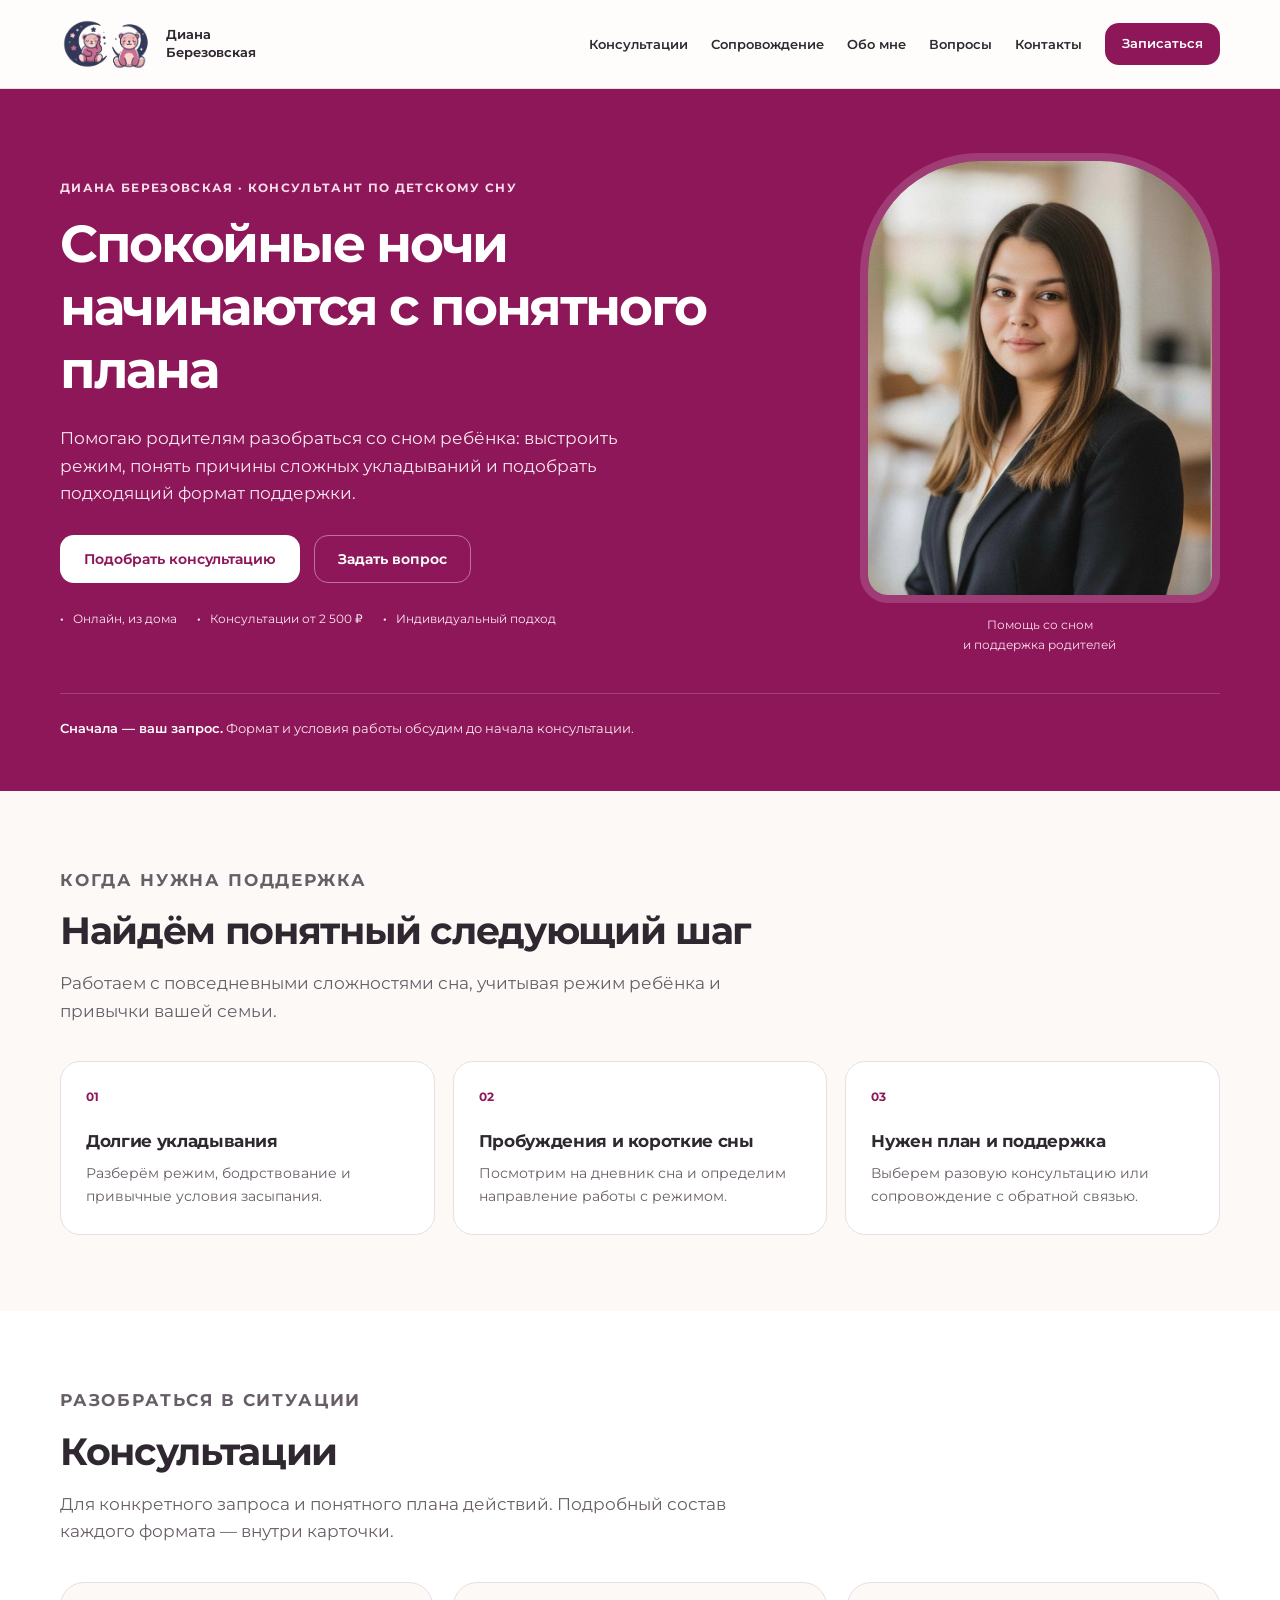
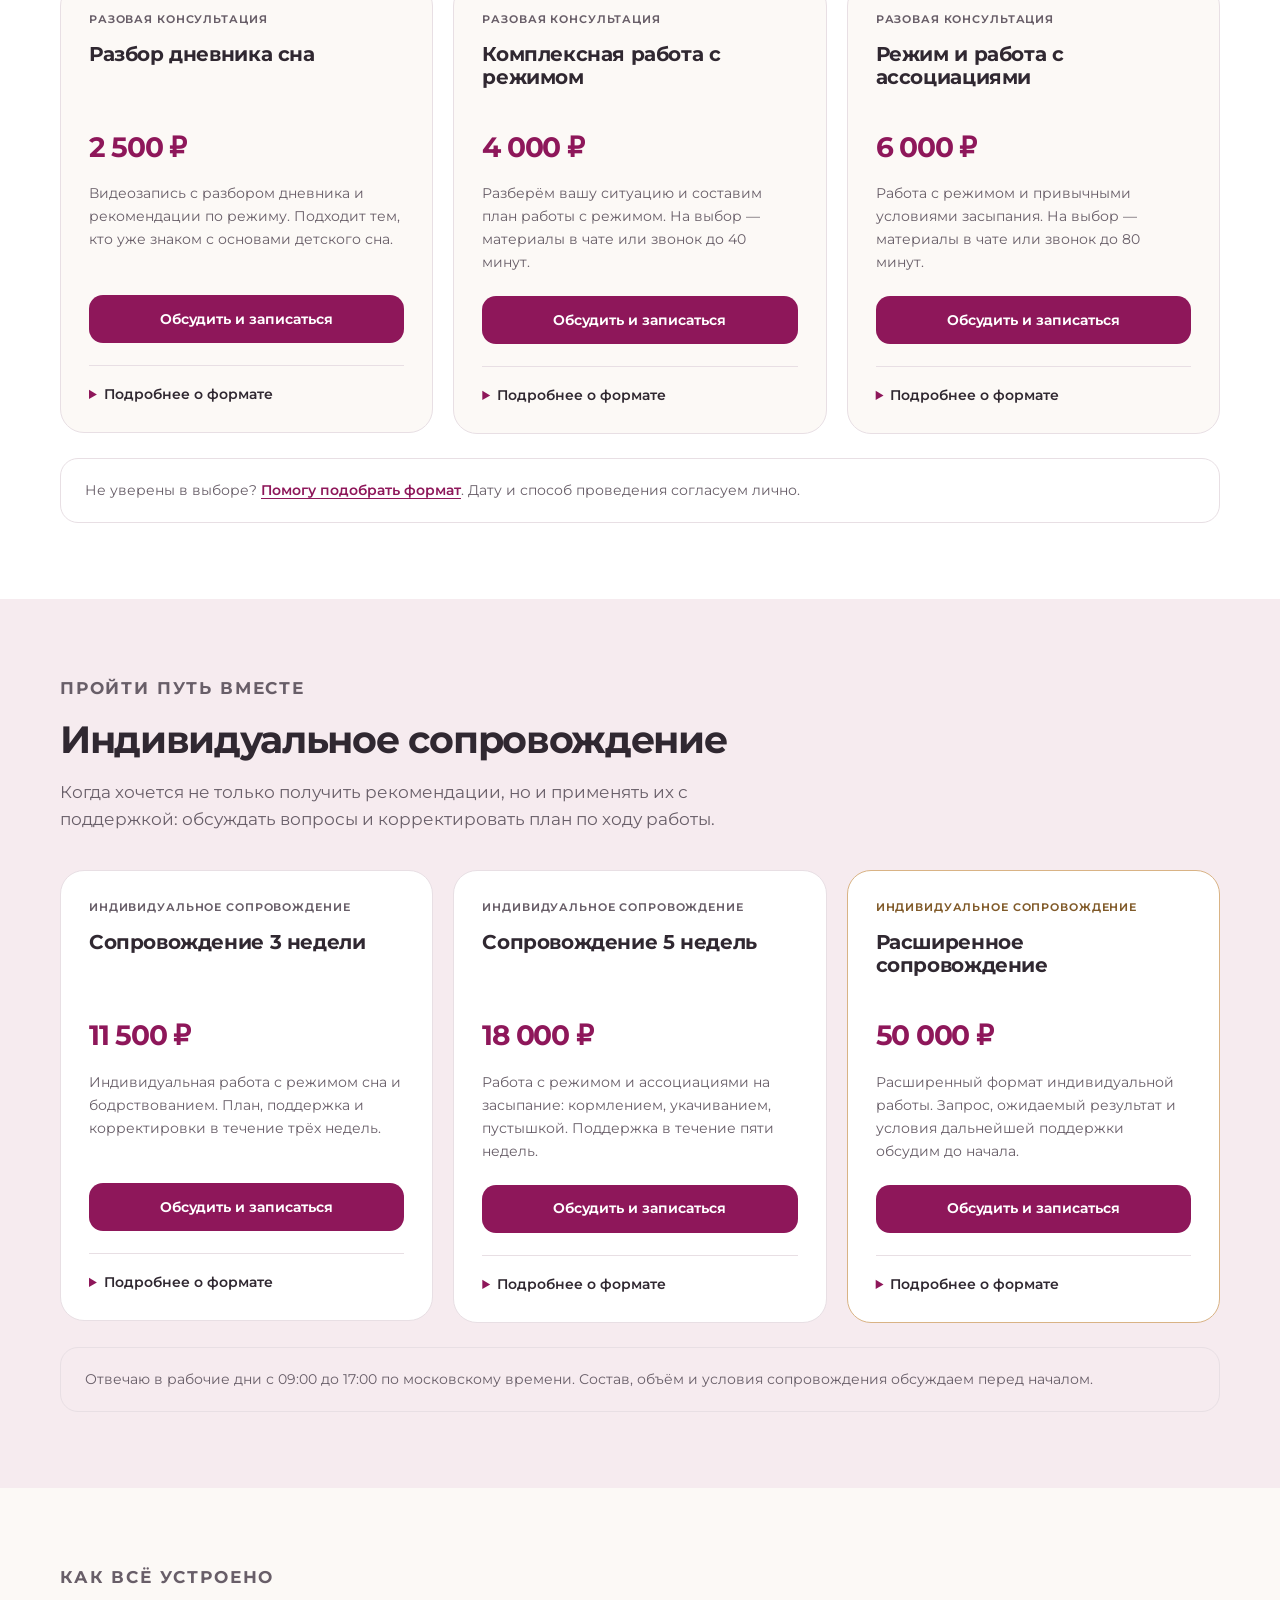
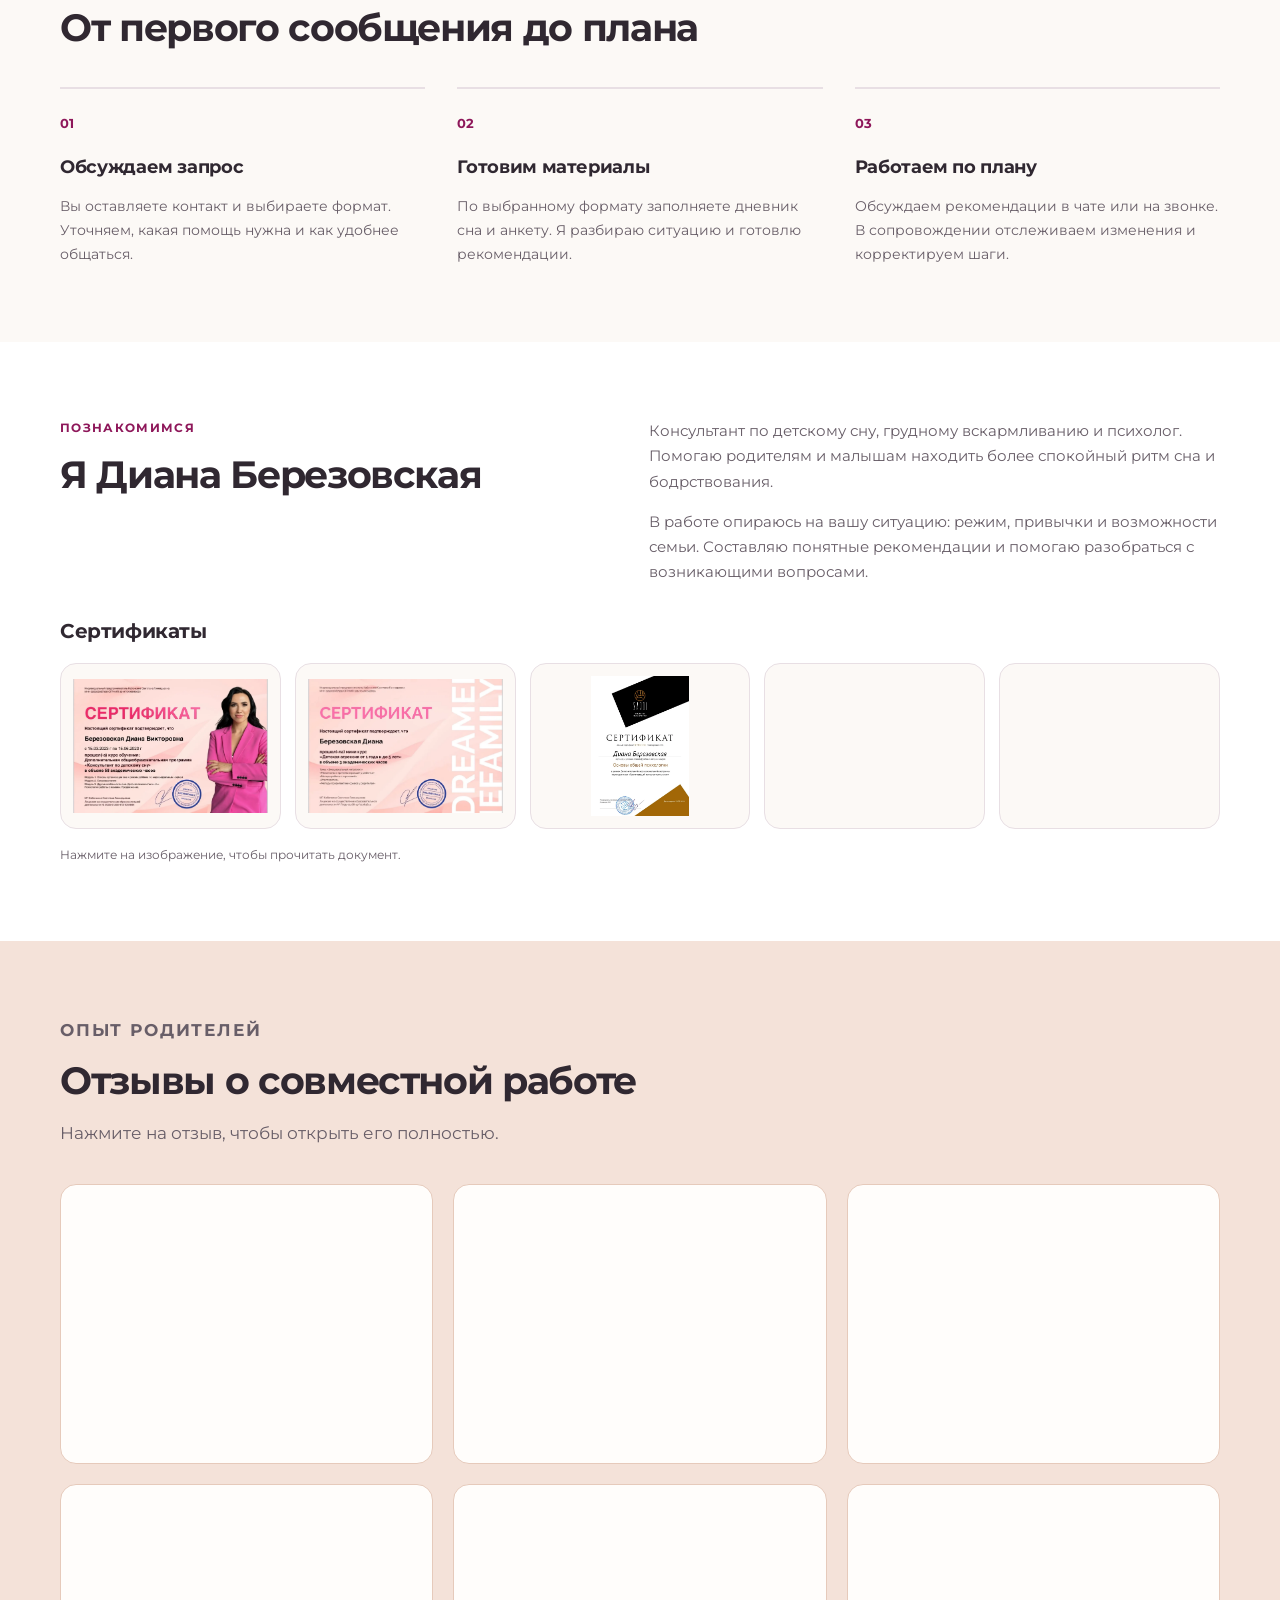
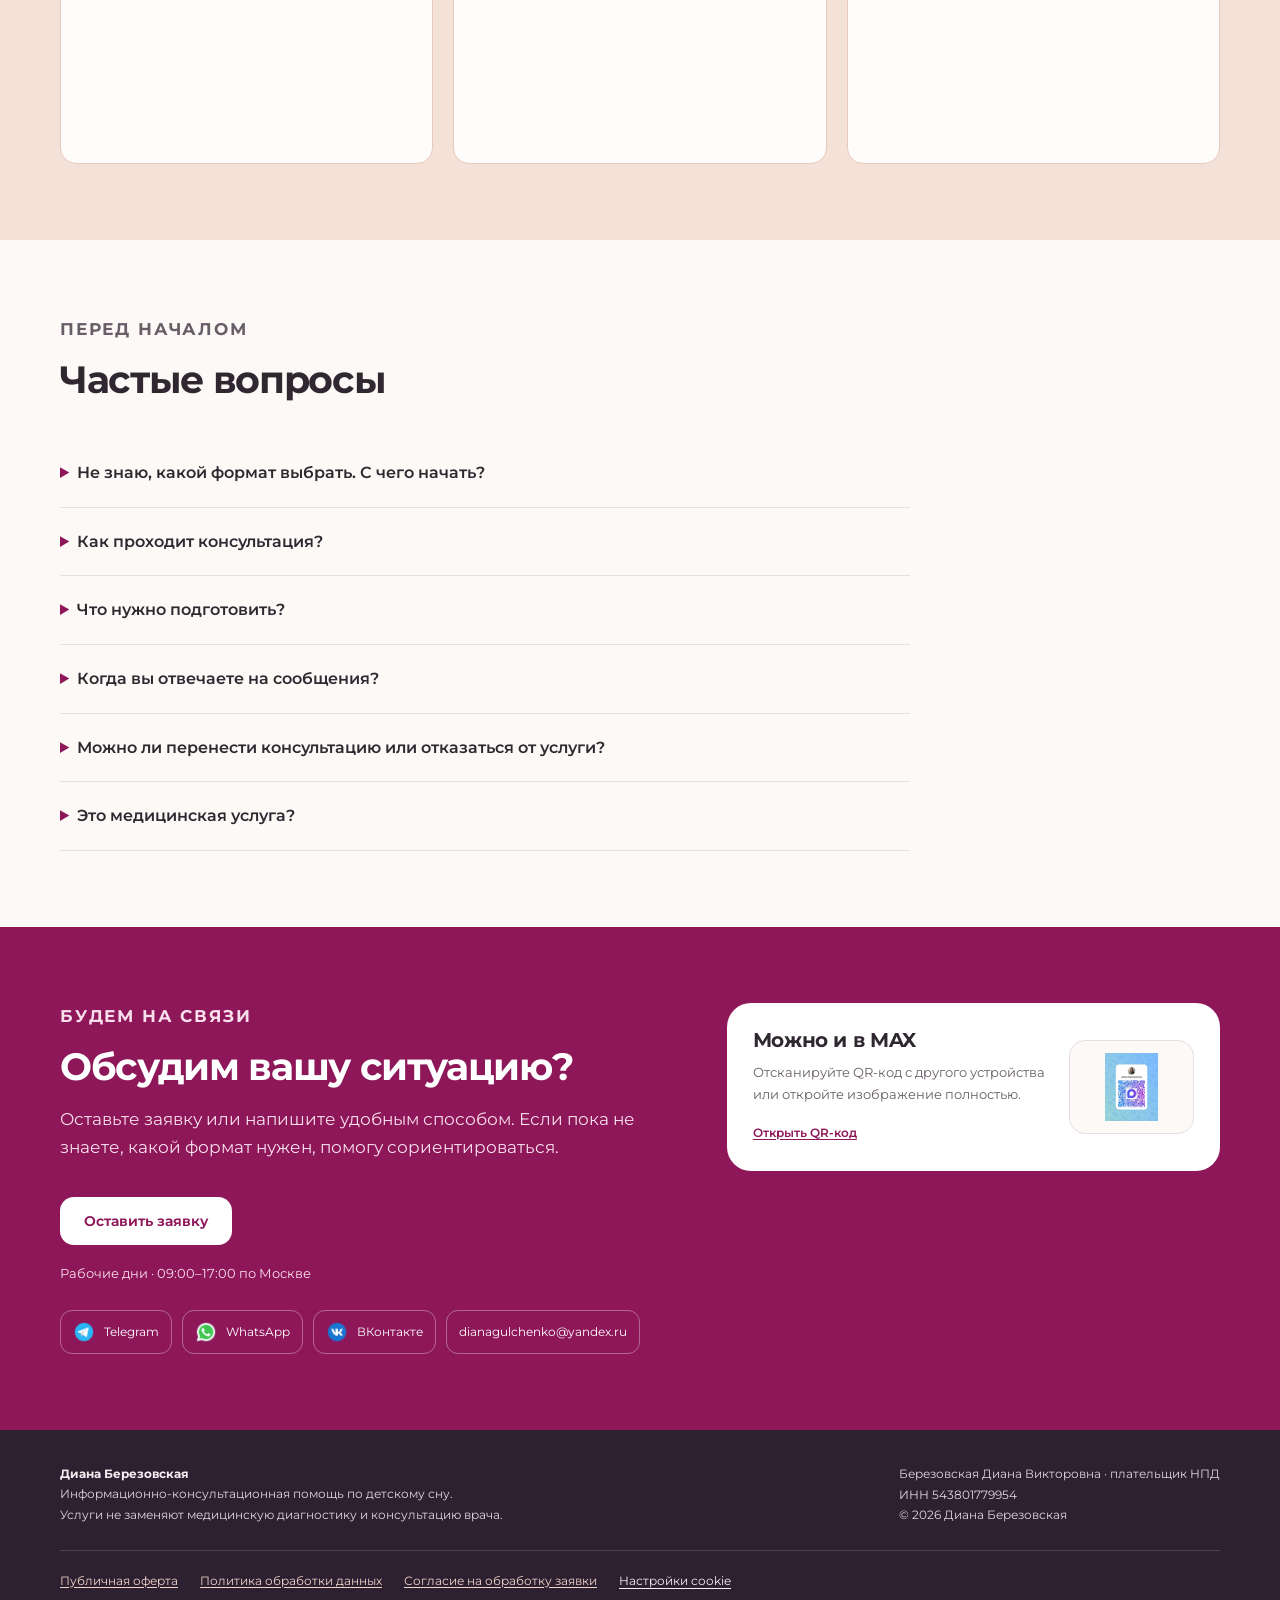
<file: index.html>
<!doctype html>
<html lang="ru">
  <head>
    <meta charset="utf-8" />
    <meta name="viewport" content="width=device-width, initial-scale=1" />
    <meta
      name="description"
      content="Консультации и сопровождение по детскому сну онлайн. Разбор дневника сна, работа с режимом и привычками засыпания. Форматы от 2 500 ₽."
    />
    <meta name="theme-color" content="#8e175a" />
    <title>Консультант по детскому сну — Диана Березовская</title>
    <link rel="canonical" href="https://www.dianaberezovskaya.online/" />
    <link rel="icon" href="/assets/day-and-night.png" type="image/png" />
    <link rel="stylesheet" href="/style.css?v=bc2767fc8d0c" />
    <meta property="og:type" content="website" />
    <meta property="og:locale" content="ru_RU" />
    <meta
      property="og:title"
      content="Консультант по детскому сну — Диана Березовская"
    />
    <meta
      property="og:description"
      content="Консультации и сопровождение по детскому сну онлайн. Разбор дневника сна, работа с режимом и привычками засыпания. Форматы от 2 500 ₽."
    />
    <meta property="og:url" content="https://www.dianaberezovskaya.online/" />
    <meta
      property="og:image"
      content="https://www.dianaberezovskaya.online/assets/diana-photo.webp"
    />
    <meta property="og:image:width" content="832" />
    <meta property="og:image:height" content="1067" />
    <meta
      property="og:image:alt"
      content="Диана Березовская, консультант по детскому сну"
    />
    <script type="application/ld+json">
      {
        "@context": "https://schema.org",
        "@type": "Person",
        "name": "Диана Березовская",
        "jobTitle": "Консультант по детскому сну",
        "url": "https://www.dianaberezovskaya.online/",
        "image": "https://www.dianaberezovskaya.online/assets/diana-photo.webp",
        "sameAs": ["https://t.me/diana_son_gv", "https://vk.com/id350226409"]
      }
    </script>
    <script src="/site-config.js?v=67a91e7bec6d" defer></script>
    <script src="/script.js?v=7de4afc11739" defer></script>
  </head>
  <body>
    <a class="skip-link" href="#main">Перейти к содержимому</a>
    <header class="site-header">
      <div class="container header-inner">
        <a class="brand" href="/" aria-label="Диана Березовская — на главную"
          ><img
            src="/assets/logo.webp"
            width="860"
            height="496"
            alt=""
            decoding="async"
          /><span class="brand-name">Диана<br />Березовская</span></a
        >
        <button
          class="menu-toggle"
          type="button"
          aria-controls="site-nav"
          aria-expanded="false"
          aria-label="Открыть меню"
        >
          <span aria-hidden="true"></span>
        </button>
        <nav class="site-nav" id="site-nav" aria-label="Основная навигация">
          <ul>
            <li><a href="/#services">Консультации</a></li>
            <li><a href="/#support">Сопровождение</a></li>
            <li><a href="/#about">Обо мне</a></li>
            <li><a href="/#faq">Вопросы</a></li>
            <li><a href="/#feedback">Контакты</a></li>
            <li>
              <a class="button button--small" href="/request.php">Записаться</a>
            </li>
          </ul>
        </nav>
      </div>
    </header>
    <button
      class="menu-backdrop"
      type="button"
      aria-label="Закрыть меню"
      tabindex="-1"
      hidden
    ></button>
    <main id="main">
      <section class="hero" id="hero" aria-labelledby="hero-title">
        <div class="container">
          <div class="hero-grid">
            <div class="hero-copy">
              <p class="eyebrow">
                Диана Березовская · консультант по детскому сну
              </p>
              <h1 id="hero-title">
                Спокойные ночи начинаются с понятного плана
              </h1>
              <p class="hero-intro">
                Помогаю родителям разобраться со сном ребёнка: выстроить режим,
                понять причины сложных укладываний и подобрать подходящий формат
                поддержки.
              </p>
              <div class="hero-actions">
                <a class="button button--light" href="#services"
                  >Подобрать консультацию</a
                ><a class="button button--outline" href="#feedback"
                  >Задать вопрос</a
                >
              </div>
              <ul class="hero-facts">
                <li>Онлайн, из дома</li>
                <li>Консультации от 2 500 ₽</li>
                <li>Индивидуальный подход</li>
              </ul>
            </div>
            <figure class="hero-portrait">
              <img
                src="/assets/diana-photo.webp"
                alt="Диана Березовская"
                width="832"
                height="1067"
                fetchpriority="high"
                loading="eager"
                decoding="async"
              />
              <figcaption>Помощь со сном<br />и поддержка родителей</figcaption>
            </figure>
          </div>
          <div class="hero-note">
            <strong>Сначала — ваш запрос.</strong> Формат и условия работы
            обсудим до начала консультации.
          </div>
        </div>
      </section>
      <section class="section">
        <div class="container">
          <div class="section-heading">
            <p class="eyebrow">Когда нужна поддержка</p>
            <h2>Найдём понятный следующий шаг</h2>
            <p>
              Работаем с повседневными сложностями сна, учитывая режим ребёнка и
              привычки вашей семьи.
            </p>
          </div>
          <div class="help-grid">
            <article class="help-card">
              <span class="number">01</span>
              <h3>Долгие укладывания</h3>
              <p>
                Разберём режим, бодрствование и привычные условия засыпания.
              </p>
            </article>
            <article class="help-card">
              <span class="number">02</span>
              <h3>Пробуждения и короткие сны</h3>
              <p>
                Посмотрим на дневник сна и определим направление работы с
                режимом.
              </p>
            </article>
            <article class="help-card">
              <span class="number">03</span>
              <h3>Нужен план и поддержка</h3>
              <p>
                Выберем разовую консультацию или сопровождение с обратной
                связью.
              </p>
            </article>
          </div>
        </div>
      </section>
      <section class="section services-section" id="services">
        <div class="container">
          <div class="section-heading">
            <p class="eyebrow">Разобраться в ситуации</p>
            <h2>Консультации</h2>
            <p>
              Для конкретного запроса и понятного плана действий. Подробный
              состав каждого формата — внутри карточки.
            </p>
          </div>
          <div class="service-grid">
            <article
              class="service-card"
              id="service-diary"
              data-service-id="diary"
            >
              <p class="service-kind">Разовая консультация</p>
              <h3>Разбор дневника сна</h3>
              <p class="service-price">2 500 ₽</p>
              <p class="service-summary">
                Видеозапись с разбором дневника и рекомендации по режиму.
                Подходит тем, кто уже знаком с основами детского сна.
              </p>
              <a
                class="button"
                href="/request.php?service=diary"
                data-service-select="diary"
                >Обсудить и записаться</a
              >
              <details>
                <summary>Подробнее о формате</summary>
                <div class="service-details">
                  <p class="service-subtitle">Включает:</p>
                  <ul>
                    <li>
                      видеозапись с разбором вашего дневника сна, выявлением
                      режимных проблем и построением рекомендаций по режиму
                    </li>
                    <li>
                      ответы на вопросы в чате, возникшие при просмотре разбора
                    </li>
                  </ul>
                  <p class="service-subtitle">Кому подойдет:</p>
                  <ul>
                    <li>
                      вы уже были в работе у меня или другого консультанта по
                      сну и знаете основные принципы работы с режимом по
                      индивидуальным нормам, ознакомлены со структурой
                      организации бодрствования и гигиеной сна
                    </li>
                    <li>
                      вы самостоятельно много изучали, многое знаете, и вам
                      нужно понять именно режимное направление
                    </li>
                    <li>
                      подойдет для решения режимных проблем: частые ночные
                      пробуждения, короткие дневные сны, чуткий сон, долгие
                      укладывания, ранние подъемы и ночные гуляния
                    </li>
                  </ul>
                  <div class="service-format">
                    <p class="service-subtitle">Как проходит:</p>
                    <p>
                      Консультация проходит в чате: после просмотра разбора
                      дневника сна и пояснений в виде голосовых сообщений
                      обсуждаем возникшие вопросы.
                    </p>
                  </div>
                </div>
              </details>
            </article>
            <article
              class="service-card"
              id="service-regime"
              data-service-id="regime"
            >
              <p class="service-kind">Разовая консультация</p>
              <h3>Комплексная работа с режимом</h3>
              <p class="service-price">4 000 ₽</p>
              <p class="service-summary">
                Разберём вашу ситуацию и составим план работы с режимом. На
                выбор — материалы в чате или звонок до 40 минут.
              </p>
              <a
                class="button"
                href="/request.php?service=regime"
                data-service-select="regime"
                >Обсудить и записаться</a
              >
              <details>
                <summary>Подробнее о формате</summary>
                <div class="service-details">
                  <p class="service-subtitle">Включает:</p>
                  <ul>
                    <li>
                      предварительное анкетирование для комплексной оценки
                      ситуации
                    </li>
                    <li>анализ дневника сна и его разбор в видеозаписи</li>
                    <li>
                      обсуждение организации времени бодрствования согласно
                      возрасту, подбор техник расслабления, занятия на сенсорные
                      системы при выявленном сенсорном голоде
                    </li>
                    <li>
                      пошаговый план по работе с режимом для достижения
                      устойчивых результатов
                    </li>
                    <li>
                      рекомендации по дальнейшим возрастным корректировкам,
                      чтобы сохранить качество сна
                    </li>
                  </ul>
                  <p class="service-subtitle">Кому подойдет:</p>
                  <ul>
                    <li>
                      вы столкнулись с режимными проблемами: частые ночные
                      пробуждения, короткие дневные сны, чуткий сон, долгие
                      укладывания, ранние подъемы и ночные гуляния
                    </li>
                    <li>
                      вы хотите узнать, как правильно организовать бодрствование
                      и сон ребенка, а также подобрать расслабление для малыша
                    </li>
                  </ul>
                  <div class="service-format">
                    <p class="service-subtitle">Как проходит на выбор:</p>
                    <ul>
                      <li>
                        в чате в письменном виде: документ с информацией,
                        голосовые сообщения с пояснениями, видеозапись разбора
                        дневника сна и общение в чате по вопросам после изучения
                      </li>
                      <li>
                        в формате звонка 40 минут: видеозапись разбора дневника
                        сна и дальнейший звонок для обсуждения плана действий и
                        других вопросов, плюс дополнительные материалы,
                        обсужденные на звонке
                      </li>
                    </ul>
                  </div>
                </div>
              </details>
            </article>
            <article
              class="service-card"
              id="service-associations"
              data-service-id="associations"
            >
              <p class="service-kind">Разовая консультация</p>
              <h3>Режим и работа с ассоциациями</h3>
              <p class="service-price">6 000 ₽</p>
              <p class="service-summary">
                Работа с режимом и привычными условиями засыпания. На выбор —
                материалы в чате или звонок до 80 минут.
              </p>
              <a
                class="button"
                href="/request.php?service=associations"
                data-service-select="associations"
                >Обсудить и записаться</a
              >
              <details>
                <summary>Подробнее о формате</summary>
                <div class="service-details">
                  <p class="service-subtitle">Включает:</p>
                  <ul>
                    <li>
                      предварительное анкетирование для комплексной оценки
                      ситуации
                    </li>
                    <li>анализ дневника сна и его разбор в видеозаписи</li>
                    <li>
                      обсуждение организации времени бодрствования согласно
                      возрасту, подбор техник расслабления, занятия на сенсорные
                      системы при выявленном сенсорном голоде
                    </li>
                    <li>
                      пошаговый план по работе с режимом для достижения
                      устойчивых результатов
                    </li>
                    <li>
                      рекомендации по дальнейшим возрастным корректировкам,
                      чтобы сохранить качество сна
                    </li>
                    <li>
                      методика для разделения ассоциации: грудное вскармливание,
                      укачивания, бутылочка, пустышка
                    </li>
                    <li>методика для переселения в свою кроватку</li>
                    <li>методика сокращения ночных кормлений</li>
                    <li>
                      план по завершению грудного вскармливания в актуальном
                      возрасте
                    </li>
                  </ul>
                  <p class="service-subtitle">Кому подойдет:</p>
                  <ul>
                    <li>
                      вы столкнулись с режимными проблемами: частые ночные
                      пробуждения, короткие дневные сны, чуткий сон, долгие
                      укладывания, ранние подъемы и ночные гуляния
                    </li>
                    <li>
                      вы хотите узнать, как правильно организовать бодрствование
                      и сон ребенка, а также подобрать расслабление для малыша
                    </li>
                    <li>
                      вы хотите мягко разделить ассоциацию на сон, сформировать
                      сон в своей кроватке, сократить ночные кормления или
                      завершить грудное вскармливание
                    </li>
                  </ul>
                  <div class="service-format">
                    <p class="service-subtitle">Как проходит на выбор:</p>
                    <ul>
                      <li>
                        в чате в письменном виде: документ с информацией,
                        голосовые сообщения с пояснениями и видеозапись разбора
                        дневника сна
                      </li>
                      <li>
                        в формате звонка 80 минут: видеозапись разбора дневника
                        сна и дальнейший звонок для обсуждения плана действий,
                        методик и других вопросов, плюс дополнительные
                        материалы, обсужденные на звонке
                      </li>
                    </ul>
                  </div>
                </div>
              </details>
            </article>
          </div>
          <div class="service-selection-note">
            Не уверены в выборе?
            <a href="/request.php?service=help" data-service-select="help"
              >Помогу подобрать формат</a
            >. Дату и способ проведения согласуем лично.
          </div>
        </div>
      </section>
      <section class="section support-section" id="support">
        <div class="container">
          <div class="section-heading">
            <p class="eyebrow">Пройти путь вместе</p>
            <h2>Индивидуальное сопровождение</h2>
            <p>
              Когда хочется не только получить рекомендации, но и применять их с
              поддержкой: обсуждать вопросы и корректировать план по ходу
              работы.
            </p>
          </div>
          <div class="service-grid">
            <article
              class="service-card"
              id="service-support-3"
              data-service-id="support-3"
            >
              <p class="service-kind">Индивидуальное сопровождение</p>
              <h3>Сопровождение 3 недели</h3>
              <p class="service-price">11 500 ₽</p>
              <p class="service-summary">
                Индивидуальная работа с режимом сна и бодрствованием. План,
                поддержка и корректировки в течение трёх недель.
              </p>
              <a
                class="button"
                href="/request.php?service=support-3"
                data-service-select="support-3"
                >Обсудить и записаться</a
              >
              <details>
                <summary>Подробнее о формате</summary>
                <div class="service-details">
                  <p>
                    Мы вместе проходим через работу с режимом, совместно решаем
                    режимные проблемы, организовываем малышу бодрствование,
                    подбираем методы расслабления и методики по работе с
                    ассоциациями, в конце сопровождения я даю подробную
                    информацию на будущее.
                  </p>
                </div>
              </details>
            </article>
            <article
              class="service-card"
              id="service-support-5"
              data-service-id="support-5"
            >
              <p class="service-kind">Индивидуальное сопровождение</p>
              <h3>Сопровождение 5 недель</h3>
              <p class="service-price">18 000 ₽</p>
              <p class="service-summary">
                Работа с режимом и ассоциациями на засыпание: кормлением,
                укачиванием, пустышкой. Поддержка в течение пяти недель.
              </p>
              <a
                class="button"
                href="/request.php?service=support-5"
                data-service-select="support-5"
                >Обсудить и записаться</a
              >
              <details>
                <summary>Подробнее о формате</summary>
                <div class="service-details">
                  <p>
                    Все то же, что включает сопровождение 3 недели + совместная
                    работа над ассоциацией (грудь, бутылочка, пустышка,
                    укачивания), переселение в кроватку, работа с ночными
                    пробуждениями, по запросу завершение грудного или
                    искусственного вскармливания или методика на будущее.
                  </p>
                </div>
              </details>
            </article>
            <article
              class="service-card service-card--extended"
              id="service-extended"
              data-service-id="extended"
            >
              <p class="service-kind">Индивидуальное сопровождение</p>
              <h3>Расширенное сопровождение</h3>
              <p class="service-price">50 000 ₽</p>
              <p class="service-summary">
                Расширенный формат индивидуальной работы. Запрос, ожидаемый
                результат и условия дальнейшей поддержки обсудим до начала.
              </p>
              <a
                class="button"
                href="/request.php?service=extended"
                data-service-select="extended"
                >Обсудить и записаться</a
              >
              <details>
                <summary>Подробнее о формате</summary>
                <div class="service-details">
                  <ul>
                    <li>
                      Не имеет ограничения по времени, работа ведется до
                      получения результата
                    </li>
                    <li>
                      После сопровождения бесплатные консультации по мере роста
                      ребенка для корректировки режима и помощи в поддержании
                      качественного сна
                    </li>
                  </ul>
                </div>
              </details>
            </article>
          </div>
          <p class="service-selection-note">
            Отвечаю в рабочие дни с 09:00 до 17:00 по московскому времени.
            Состав, объём и условия сопровождения обсуждаем перед началом.
          </p>
        </div>
      </section>
      <section class="section" id="process">
        <div class="container">
          <div class="section-heading">
            <p class="eyebrow">Как всё устроено</p>
            <h2>От первого сообщения до плана</h2>
          </div>
          <div class="process-grid">
            <article class="process-step">
              <h3>Обсуждаем запрос</h3>
              <p>
                Вы оставляете контакт и выбираете формат. Уточняем, какая помощь
                нужна и как удобнее общаться.
              </p>
            </article>
            <article class="process-step">
              <h3>Готовим материалы</h3>
              <p>
                По выбранному формату заполняете дневник сна и анкету. Я
                разбираю ситуацию и готовлю рекомендации.
              </p>
            </article>
            <article class="process-step">
              <h3>Работаем по плану</h3>
              <p>
                Обсуждаем рекомендации в чате или на звонке. В сопровождении
                отслеживаем изменения и корректируем шаги.
              </p>
            </article>
          </div>
        </div>
      </section>
      <section class="section about-section" id="about">
        <div class="container">
          <div class="about-top">
            <div>
              <p class="eyebrow">Познакомимся</p>
              <h2>Я Диана Березовская</h2>
            </div>
            <div class="about-copy">
              <p>
                Консультант по детскому сну, грудному вскармливанию и психолог.
                Помогаю родителям и малышам находить более спокойный ритм сна и
                бодрствования.
              </p>
              <p>
                В работе опираюсь на вашу ситуацию: режим, привычки и
                возможности семьи. Составляю понятные рекомендации и помогаю
                разобраться с возникающими вопросами.
              </p>
            </div>
          </div>
          <h3>Сертификаты</h3>
          <div class="gallery">
            <a
              class="gallery-trigger"
              href="/assets/sert/sert_one.webp"
              data-gallery="certificates"
              aria-haspopup="dialog"
              ><img
                src="/assets/sert/sert_one.webp"
                alt="Сертификат, Консультант по детскому сну"
                width="1170"
                height="806"
                loading="lazy"
                decoding="async"
            /></a>
            <a
              class="gallery-trigger"
              href="/assets/sert/sert_two.webp"
              data-gallery="certificates"
              aria-haspopup="dialog"
              ><img
                src="/assets/sert/sert_two.webp"
                alt="Сертификат, Детская агрессия от 1 года и до 5 лет"
                width="1170"
                height="805"
                loading="lazy"
                decoding="async"
            /></a>
            <a
              class="gallery-trigger"
              href="/assets/sert/sert_3.webp"
              data-gallery="certificates"
              aria-haspopup="dialog"
              ><img
                src="/assets/sert/sert_3.webp"
                alt="Сертификат, Основы общей психологии"
                width="763"
                height="1080"
                loading="lazy"
                decoding="async"
            /></a>
            <a
              class="gallery-trigger"
              href="/assets/sert/sert_4.webp"
              data-gallery="certificates"
              aria-haspopup="dialog"
              ><img
                src="/assets/sert/sert_4.webp"
                alt="Сертификат, Психология личности"
                width="763"
                height="1080"
                loading="lazy"
                decoding="async"
            /></a>
            <a
              class="gallery-trigger"
              href="/assets/sert/sert_5.webp"
              data-gallery="certificates"
              aria-haspopup="dialog"
              ><img
                src="/assets/sert/sert_5.webp"
                alt="Сертификат, Основы семейной психологии"
                width="763"
                height="1080"
                loading="lazy"
                decoding="async"
            /></a>
          </div>
          <p class="gallery-caption-hint">
            Нажмите на изображение, чтобы прочитать документ.
          </p>
        </div>
      </section>
      <section class="section reviews-section" id="testimonials">
        <div class="container">
          <div class="section-heading">
            <p class="eyebrow">Опыт родителей</p>
            <h2>Отзывы о совместной работе</h2>
            <p>Нажмите на отзыв, чтобы открыть его полностью.</p>
          </div>
          <div class="gallery review-gallery">
            <a
              class="gallery-trigger"
              href="/assets/reviews/review_1.webp"
              data-gallery="reviews"
              aria-haspopup="dialog"
              ><img
                src="/assets/reviews/review_1.webp"
                alt="Отзыв, Анастасия и Мия"
                width="693"
                height="1080"
                loading="lazy"
                decoding="async"
            /></a>
            <a
              class="gallery-trigger"
              href="/assets/reviews/review_2.webp"
              data-gallery="reviews"
              aria-haspopup="dialog"
              ><img
                src="/assets/reviews/review_2.webp"
                alt="Отзыв, Анастасия и Артем"
                width="703"
                height="1080"
                loading="lazy"
                decoding="async"
            /></a>
            <a
              class="gallery-trigger"
              href="/assets/reviews/review_3.webp"
              data-gallery="reviews"
              aria-haspopup="dialog"
              ><img
                src="/assets/reviews/review_3.webp"
                alt="Отзыв, Валентина и Дарья"
                width="885"
                height="548"
                loading="lazy"
                decoding="async"
            /></a>
            <a
              class="gallery-trigger"
              href="/assets/reviews/review_4.webp"
              data-gallery="reviews"
              aria-haspopup="dialog"
              ><img
                src="/assets/reviews/review_4.webp"
                alt="Отзыв"
                width="1030"
                height="704"
                loading="lazy"
                decoding="async"
            /></a>
            <a
              class="gallery-trigger"
              href="/assets/reviews/review_5.webp"
              data-gallery="reviews"
              aria-haspopup="dialog"
              ><img
                src="/assets/reviews/review_5.webp"
                alt="Отзыв, Татьяна и Мира"
                width="693"
                height="1080"
                loading="lazy"
                decoding="async"
            /></a>
            <a
              class="gallery-trigger"
              href="/assets/reviews/review_6.webp"
              data-gallery="reviews"
              aria-haspopup="dialog"
              ><img
                src="/assets/reviews/review_6.webp"
                alt="Отзыв"
                width="778"
                height="1080"
                loading="lazy"
                decoding="async"
            /></a>
          </div>
        </div>
      </section>
      <section class="section" id="faq">
        <div class="container">
          <div class="section-heading">
            <p class="eyebrow">Перед началом</p>
            <h2>Частые вопросы</h2>
          </div>
          <div class="faq-list">
            <details>
              <summary>Не знаю, какой формат выбрать. С чего начать?</summary>
              <p>
                Оставьте заявку с вариантом «Помогите выбрать формат» или
                напишите мне. Сначала обсудим ваш запрос и подходящий объём
                помощи, затем согласуем дальнейшие шаги.
              </p>
            </details>
            <details>
              <summary>Как проходит консультация?</summary>
              <p>
                В зависимости от формата вы получаете разбор дневника сна,
                письменные материалы и голосовые пояснения. Для комплексных
                консультаций можно выбрать звонок: до 40 или до 80 минут. Состав
                каждого варианта указан в карточке.
              </p>
            </details>
            <details>
              <summary>Что нужно подготовить?</summary>
              <p>
                Для разбора понадобится дневник сна. В комплексных форматах
                также используется анкета. Что именно заполнить и к какому
                сроку, обсудим перед началом работы. В первой заявке медицинские
                сведения и документы не нужны.
              </p>
            </details>
            <details>
              <summary>Когда вы отвечаете на сообщения?</summary>
              <p>
                В рабочие дни с 09:00 до 17:00 по московскому времени. Если вы
                написали вечером или в выходной, я вернусь к обращению в рабочее
                время.
              </p>
            </details>
            <details>
              <summary>
                Можно ли перенести консультацию или отказаться от услуги?
              </summary>
              <p>
                Напишите мне заранее, чтобы обсудить ситуацию. Порядок переноса,
                отказа и возврата средств описан в публичной оферте. Условия
                выбранного формата согласуем до начала работы.
              </p>
            </details>
            <details>
              <summary>Это медицинская услуга?</summary>
              <p>
                Нет. Моя работа носит информационно-консультационный характер: я
                не ставлю диагнозы и не назначаю лечение. Медицинские вопросы и
                особенности здоровья ребёнка необходимо обсуждать с врачом.
              </p>
            </details>
          </div>
        </div>
      </section>
      <section class="section contact-section" id="feedback">
        <div class="container contact-grid">
          <div>
            <div class="section-heading">
              <p class="eyebrow">Будем на связи</p>
              <h2>Обсудим вашу ситуацию?</h2>
              <p>
                Оставьте заявку или напишите удобным способом. Если пока не
                знаете, какой формат нужен, помогу сориентироваться.
              </p>
            </div>
            <a
              class="button button--light"
              href="/request.php?service=help"
              data-service-select="help"
              >Оставить заявку</a
            >
            <p class="work-time">Рабочие дни · 09:00–17:00 по Москве</p>
            <div class="contact-links">
              <a
                class="contact-link"
                href="https://t.me/diana_son_gv"
                target="_blank"
                rel="noopener noreferrer"
                data-contact-channel="telegram"
                ><img
                  src="/assets/icons8-telegram-48.png"
                  width="48"
                  height="48"
                  alt=""
                />Telegram</a
              ><a
                class="contact-link"
                href="https://wa.me/79994652582"
                target="_blank"
                rel="noopener noreferrer"
                data-contact-channel="whatsapp"
                ><img
                  src="/assets/icons8-whatsapp-48.png"
                  width="48"
                  height="48"
                  alt=""
                />WhatsApp</a
              ><a
                class="contact-link"
                href="https://vk.com/id350226409"
                target="_blank"
                rel="noopener noreferrer"
                data-contact-channel="vk"
                ><img
                  src="/assets/icons8-vk-48.png"
                  width="48"
                  height="48"
                  alt=""
                />ВКонтакте</a
              ><a
                class="contact-link contact-link--email"
                href="mailto:dianagulchenko@yandex.ru"
                data-contact-channel="email"
                >dianagulchenko@yandex.ru</a
              >
            </div>
          </div>
          <aside class="max-card">
            <div>
              <h3>Можно и в MAX</h3>
              <p>
                Отсканируйте QR-код с другого устройства или откройте
                изображение полностью.
              </p>
              <a
                href="/assets/max-qr.jpg"
                class="gallery-trigger-link"
                data-gallery-link="max"
                >Открыть QR-код</a
              >
            </div>
            <a
              class="gallery-trigger"
              href="/assets/max-qr.jpg"
              data-gallery="max"
              aria-haspopup="dialog"
              ><img
                src="/assets/max-qr.jpg"
                alt="QR-код профиля Дианы Березовской в MAX"
                width="1010"
                height="1280"
                loading="lazy"
            /></a>
          </aside>
        </div>
      </section>
    </main>
    <footer class="site-footer" id="contact">
      <div class="container">
        <div class="footer-top">
          <div>
            <strong>Диана Березовская</strong>
            <p>
              Информационно-консультационная помощь по детскому сну.<br />Услуги
              не заменяют медицинскую диагностику и консультацию врача.
            </p>
          </div>
          <div>
            <p>
              Березовская Диана Викторовна · плательщик НПД<br />ИНН
              543801779954<br />© 2026 Диана Березовская
            </p>
          </div>
        </div>
        <div class="footer-links">
          <a href="/offer.html">Публичная оферта</a
          ><a href="/privacy-policy.html">Политика обработки данных</a
          ><a href="/consent-request.html">Согласие на обработку заявки</a
          ><button class="link-button" type="button" data-cookie-settings>
            Настройки cookie
          </button>
        </div>
      </div>
    </footer>
    <aside
      class="cookie-notice"
      id="cookie-notice"
      aria-label="Использование cookie"
      hidden
    >
      <p>
        Технические cookie нужны для работы формы. Разрешите аналитику, чтобы
        помочь улучшить сайт?
        <a href="/privacy-policy.html#website-data">Подробнее</a>
      </p>
      <div class="cookie-actions">
        <button
          class="button button--outline"
          type="button"
          data-analytics-consent="no"
        >
          Только необходимые</button
        ><button class="button" type="button" data-analytics-consent="yes">
          Разрешить аналитику
        </button>
      </div>
    </aside>
    <dialog
      class="cookie-dialog"
      id="cookie-settings"
      aria-labelledby="cookie-title"
    >
      <h2 id="cookie-title">Настройки cookie</h2>
      <p>
        Технические cookie обеспечивают безопасную отправку заявки.
        Дополнительная аналитика помогает понять, какие страницы и форматы услуг
        интересны посетителям. Она включается только с вашего разрешения.
      </p>
      <p>
        Выбор можно изменить здесь в любое время.
        <a href="/privacy-policy.html#website-data">Об обработке данных</a>.
      </p>
      <div class="cookie-actions">
        <button
          class="button button--outline"
          type="button"
          data-analytics-consent="no"
        >
          Только необходимые</button
        ><button class="button" type="button" data-analytics-consent="yes">
          Разрешить аналитику
        </button>
      </div>
      <p>
        <button class="link-button" type="button" data-dialog-close>
          Закрыть без изменений
        </button>
      </p>
    </dialog>
    <dialog
      class="gallery-dialog"
      id="gallery-dialog"
      aria-labelledby="gallery-caption"
    >
      <div class="dialog-toolbar">
        <span class="dialog-counter" aria-live="polite"></span
        ><button
          class="icon-button"
          type="button"
          data-dialog-close
          aria-label="Закрыть изображение"
        >
          ×
        </button>
      </div>
      <img class="dialog-image" alt="" />
      <div class="dialog-bottom">
        <button
          class="icon-button"
          type="button"
          data-gallery-prev
          aria-label="Предыдущее изображение"
        >
          ←
        </button>
        <p id="gallery-caption" aria-live="polite"></p>
        <button
          class="icon-button"
          type="button"
          data-gallery-next
          aria-label="Следующее изображение"
        >
          →
        </button>
      </div>
    </dialog>
  </body>
</html>
</file>
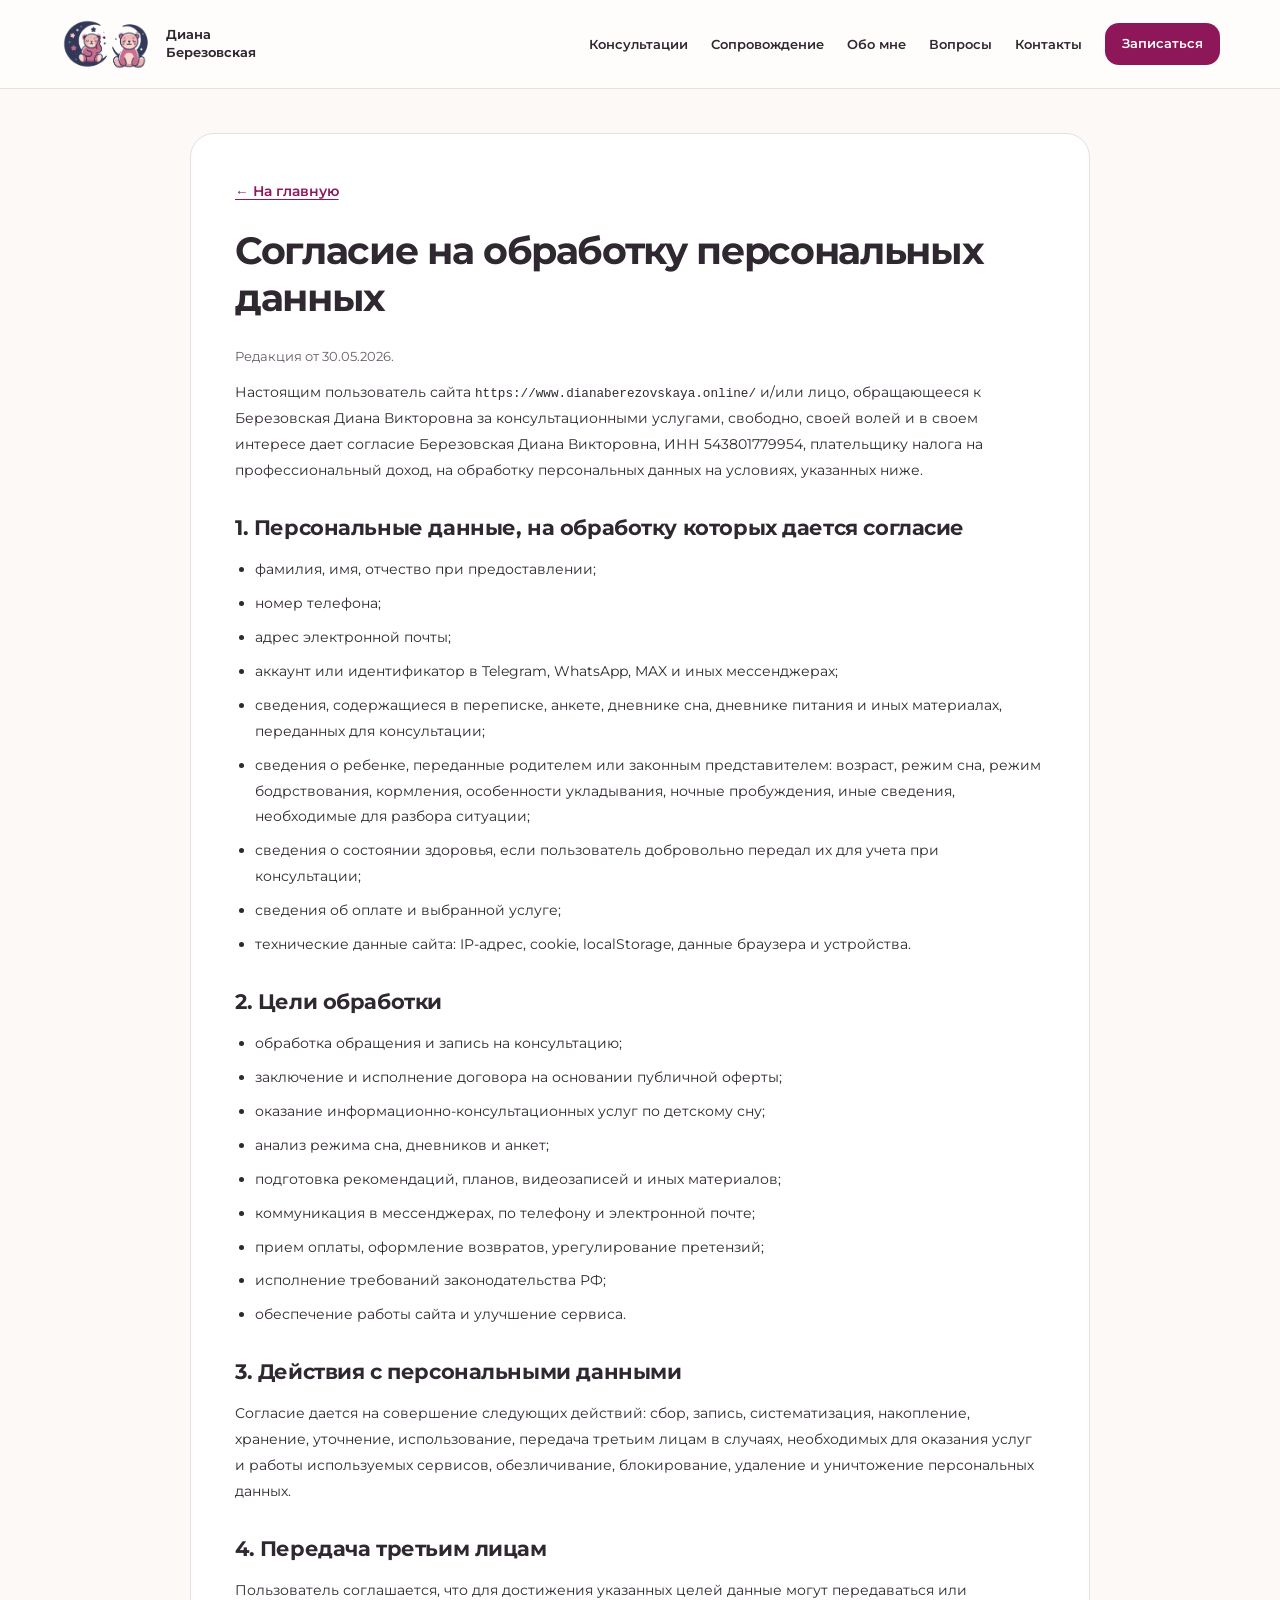
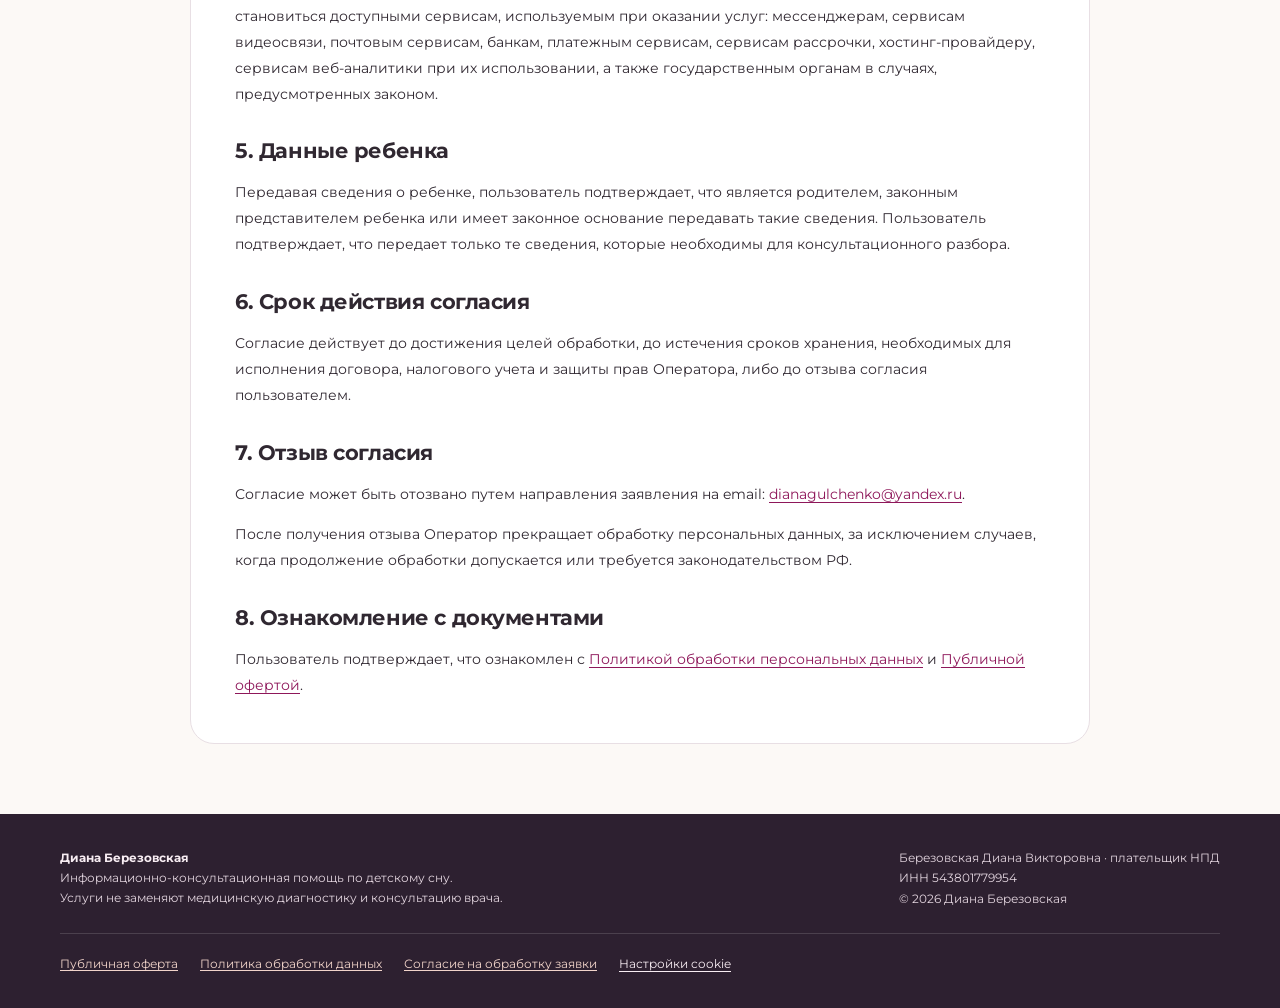
<file: consent-personal-data.html>
<!doctype html>
<html lang="ru">
  <head>
    <meta charset="utf-8" />
    <meta name="viewport" content="width=device-width, initial-scale=1" />
    <meta
      name="description"
      content="Юридическая информация об услугах Дианы Березовской."
    />
    <meta name="theme-color" content="#8e175a" />
    <title>Согласие на обработку персональных данных | Диана Березовская</title>
    <link
      rel="canonical"
      href="https://www.dianaberezovskaya.online/consent-personal-data.html"
    />
    <link rel="icon" href="/assets/day-and-night.png" type="image/png" />
    <link rel="stylesheet" href="/style.css?v=bc2767fc8d0c" />
    <meta property="og:type" content="website" />
    <meta property="og:locale" content="ru_RU" />
    <meta
      property="og:title"
      content="Согласие на обработку персональных данных | Диана Березовская"
    />
    <meta
      property="og:description"
      content="Юридическая информация об услугах Дианы Березовской."
    />
    <meta
      property="og:url"
      content="https://www.dianaberezovskaya.online/consent-personal-data.html"
    />
    <meta
      property="og:image"
      content="https://www.dianaberezovskaya.online/assets/diana-photo.webp"
    />
    <meta property="og:image:width" content="832" />
    <meta property="og:image:height" content="1067" />
    <meta
      property="og:image:alt"
      content="Диана Березовская, консультант по детскому сну"
    />
    <script src="/site-config.js?v=67a91e7bec6d" defer></script>
    <script src="/script.js?v=7de4afc11739" defer></script>
  </head>
  <body>
    <a class="skip-link" href="#main">Перейти к содержимому</a>
    <header class="site-header">
      <div class="container header-inner">
        <a class="brand" href="/" aria-label="Диана Березовская — на главную"
          ><img
            src="/assets/logo.webp"
            width="860"
            height="496"
            alt=""
            decoding="async"
          /><span class="brand-name">Диана<br />Березовская</span></a
        >
        <button
          class="menu-toggle"
          type="button"
          aria-controls="site-nav"
          aria-expanded="false"
          aria-label="Открыть меню"
        >
          <span aria-hidden="true"></span>
        </button>
        <nav class="site-nav" id="site-nav" aria-label="Основная навигация">
          <ul>
            <li><a href="/#services">Консультации</a></li>
            <li><a href="/#support">Сопровождение</a></li>
            <li><a href="/#about">Обо мне</a></li>
            <li><a href="/#faq">Вопросы</a></li>
            <li><a href="/#feedback">Контакты</a></li>
            <li>
              <a class="button button--small" href="/request.php">Записаться</a>
            </li>
          </ul>
        </nav>
      </div>
    </header>
    <button
      class="menu-backdrop"
      type="button"
      aria-label="Закрыть меню"
      tabindex="-1"
      hidden
    ></button>
    <main class="legal-page" id="main">
      <div class="container">
        <article class="legal-document">
          <a class="legal-back-link" href="/">← На главную</a>
          <h1>Согласие на обработку персональных данных</h1>
          <p class="legal-muted">Редакция от 30.05.2026.</p>
          <p>
            Настоящим пользователь сайта
            <code>https://www.dianaberezovskaya.online/</code> и/или лицо,
            обращающееся к Березовская Диана Викторовна за консультационными
            услугами, свободно, своей волей и в своем интересе дает согласие
            Березовская Диана Викторовна, ИНН 543801779954, плательщику налога
            на профессиональный доход, на обработку персональных данных на
            условиях, указанных ниже.
          </p>
          <h2>1. Персональные данные, на обработку которых дается согласие</h2>
          <ul>
            <li>фамилия, имя, отчество при предоставлении;</li>
            <li>номер телефона;</li>
            <li>адрес электронной почты;</li>
            <li>
              аккаунт или идентификатор в Telegram, WhatsApp, MAX и иных
              мессенджерах;
            </li>
            <li>
              сведения, содержащиеся в переписке, анкете, дневнике сна, дневнике
              питания и иных материалах, переданных для консультации;
            </li>
            <li>
              сведения о ребенке, переданные родителем или законным
              представителем: возраст, режим сна, режим бодрствования,
              кормления, особенности укладывания, ночные пробуждения, иные
              сведения, необходимые для разбора ситуации;
            </li>
            <li>
              сведения о состоянии здоровья, если пользователь добровольно
              передал их для учета при консультации;
            </li>
            <li>сведения об оплате и выбранной услуге;</li>
            <li>
              технические данные сайта: IP-адрес, cookie, localStorage, данные
              браузера и устройства.
            </li>
          </ul>
          <h2>2. Цели обработки</h2>
          <ul>
            <li>обработка обращения и запись на консультацию;</li>
            <li>
              заключение и исполнение договора на основании публичной оферты;
            </li>
            <li>
              оказание информационно-консультационных услуг по детскому сну;
            </li>
            <li>анализ режима сна, дневников и анкет;</li>
            <li>
              подготовка рекомендаций, планов, видеозаписей и иных материалов;
            </li>
            <li>
              коммуникация в мессенджерах, по телефону и электронной почте;
            </li>
            <li>
              прием оплаты, оформление возвратов, урегулирование претензий;
            </li>
            <li>исполнение требований законодательства РФ;</li>
            <li>обеспечение работы сайта и улучшение сервиса.</li>
          </ul>
          <h2>3. Действия с персональными данными</h2>
          <p>
            Согласие дается на совершение следующих действий: сбор, запись,
            систематизация, накопление, хранение, уточнение, использование,
            передача третьим лицам в случаях, необходимых для оказания услуг и
            работы используемых сервисов, обезличивание, блокирование, удаление
            и уничтожение персональных данных.
          </p>
          <h2>4. Передача третьим лицам</h2>
          <p>
            Пользователь соглашается, что для достижения указанных целей данные
            могут передаваться или становиться доступными сервисам, используемым
            при оказании услуг: мессенджерам, сервисам видеосвязи, почтовым
            сервисам, банкам, платежным сервисам, сервисам рассрочки,
            хостинг-провайдеру, сервисам веб-аналитики при их использовании, а
            также государственным органам в случаях, предусмотренных законом.
          </p>
          <h2>5. Данные ребенка</h2>
          <p>
            Передавая сведения о ребенке, пользователь подтверждает, что
            является родителем, законным представителем ребенка или имеет
            законное основание передавать такие сведения. Пользователь
            подтверждает, что передает только те сведения, которые необходимы
            для консультационного разбора.
          </p>
          <h2>6. Срок действия согласия</h2>
          <p>
            Согласие действует до достижения целей обработки, до истечения
            сроков хранения, необходимых для исполнения договора, налогового
            учета и защиты прав Оператора, либо до отзыва согласия
            пользователем.
          </p>
          <h2>7. Отзыв согласия</h2>
          <p>
            Согласие может быть отозвано путем направления заявления на email:
            <a href="mailto:dianagulchenko@yandex.ru"
              >dianagulchenko@yandex.ru</a
            >.
          </p>
          <p>
            После получения отзыва Оператор прекращает обработку персональных
            данных, за исключением случаев, когда продолжение обработки
            допускается или требуется законодательством РФ.
          </p>
          <h2>8. Ознакомление с документами</h2>
          <p>
            Пользователь подтверждает, что ознакомлен с
            <a href="/privacy-policy.html"
              >Политикой обработки персональных данных</a
            >
            и <a href="/offer.html">Публичной офертой</a>.
          </p>
        </article>
      </div>
    </main>
    <footer class="site-footer" id="contact">
      <div class="container">
        <div class="footer-top">
          <div>
            <strong>Диана Березовская</strong>
            <p>
              Информационно-консультационная помощь по детскому сну.<br />Услуги
              не заменяют медицинскую диагностику и консультацию врача.
            </p>
          </div>
          <div>
            <p>
              Березовская Диана Викторовна · плательщик НПД<br />ИНН
              543801779954<br />© 2026 Диана Березовская
            </p>
          </div>
        </div>
        <div class="footer-links">
          <a href="/offer.html">Публичная оферта</a
          ><a href="/privacy-policy.html">Политика обработки данных</a
          ><a href="/consent-request.html">Согласие на обработку заявки</a
          ><button class="link-button" type="button" data-cookie-settings>
            Настройки cookie
          </button>
        </div>
      </div>
    </footer>
    <aside
      class="cookie-notice"
      id="cookie-notice"
      aria-label="Использование cookie"
      hidden
    >
      <p>
        Технические cookie нужны для работы формы. Разрешите аналитику, чтобы
        помочь улучшить сайт?
        <a href="/privacy-policy.html#website-data">Подробнее</a>
      </p>
      <div class="cookie-actions">
        <button
          class="button button--outline"
          type="button"
          data-analytics-consent="no"
        >
          Только необходимые</button
        ><button class="button" type="button" data-analytics-consent="yes">
          Разрешить аналитику
        </button>
      </div>
    </aside>
    <dialog
      class="cookie-dialog"
      id="cookie-settings"
      aria-labelledby="cookie-title"
    >
      <h2 id="cookie-title">Настройки cookie</h2>
      <p>
        Технические cookie обеспечивают безопасную отправку заявки.
        Дополнительная аналитика помогает понять, какие страницы и форматы услуг
        интересны посетителям. Она включается только с вашего разрешения.
      </p>
      <p>
        Выбор можно изменить здесь в любое время.
        <a href="/privacy-policy.html#website-data">Об обработке данных</a>.
      </p>
      <div class="cookie-actions">
        <button
          class="button button--outline"
          type="button"
          data-analytics-consent="no"
        >
          Только необходимые</button
        ><button class="button" type="button" data-analytics-consent="yes">
          Разрешить аналитику
        </button>
      </div>
      <p>
        <button class="link-button" type="button" data-dialog-close>
          Закрыть без изменений
        </button>
      </p>
    </dialog>
    <dialog
      class="gallery-dialog"
      id="gallery-dialog"
      aria-labelledby="gallery-caption"
    >
      <div class="dialog-toolbar">
        <span class="dialog-counter" aria-live="polite"></span
        ><button
          class="icon-button"
          type="button"
          data-dialog-close
          aria-label="Закрыть изображение"
        >
          ×
        </button>
      </div>
      <img class="dialog-image" alt="" />
      <div class="dialog-bottom">
        <button
          class="icon-button"
          type="button"
          data-gallery-prev
          aria-label="Предыдущее изображение"
        >
          ←
        </button>
        <p id="gallery-caption" aria-live="polite"></p>
        <button
          class="icon-button"
          type="button"
          data-gallery-next
          aria-label="Следующее изображение"
        >
          →
        </button>
      </div>
    </dialog>
  </body>
</html>
</file>
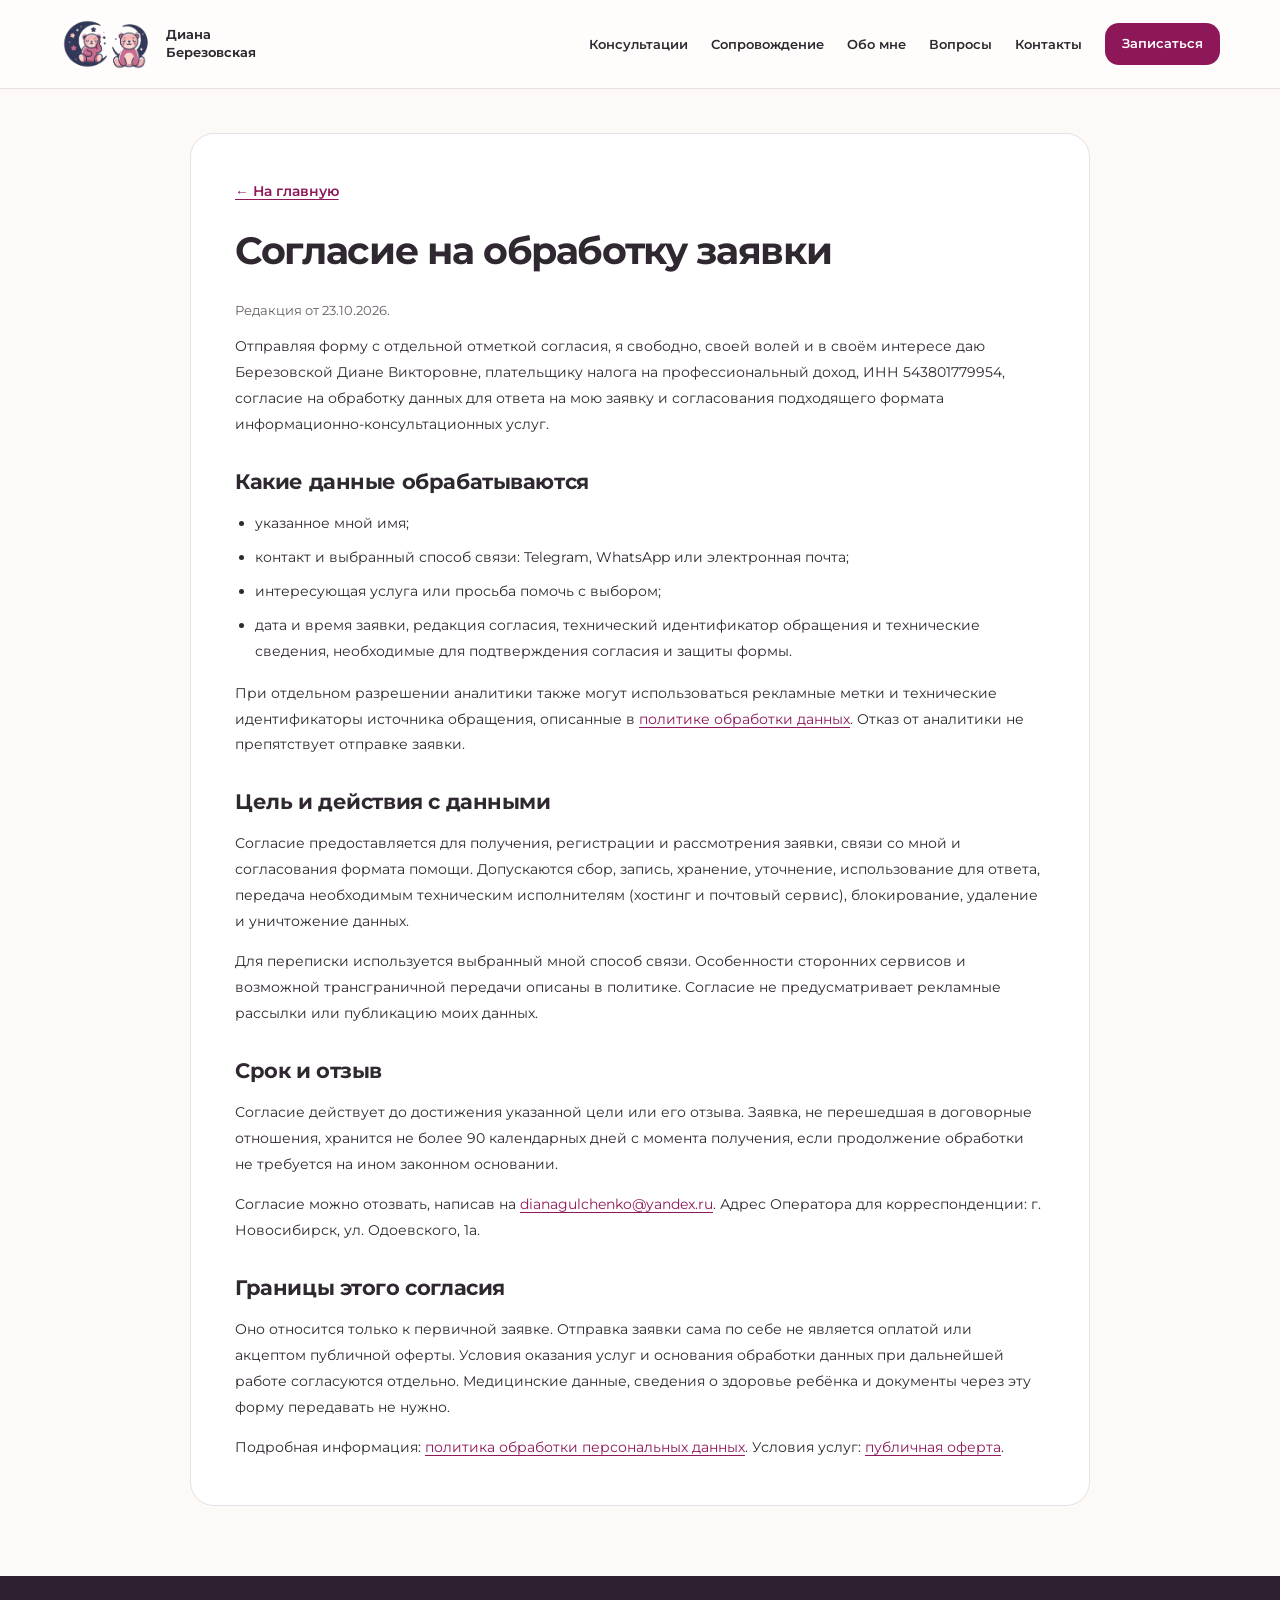
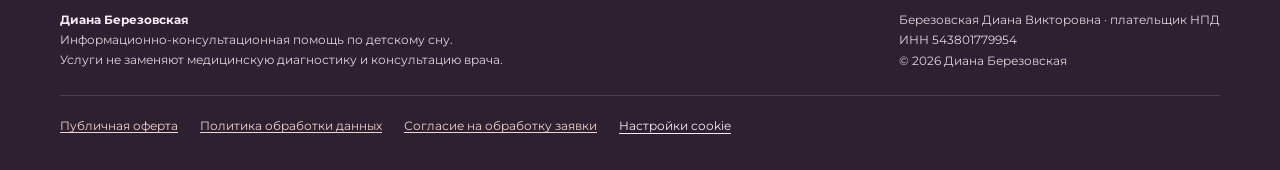
<file: consent-request.html>
<!doctype html>
<html lang="ru">
  <head>
    <meta charset="utf-8" />
    <meta name="viewport" content="width=device-width, initial-scale=1" />
    <meta
      name="description"
      content="Условия обработки первичного обращения через сайт."
    />
    <meta name="theme-color" content="#8e175a" />
    <title>Согласие на обработку заявки | Диана Березовская</title>
    <link
      rel="canonical"
      href="https://www.dianaberezovskaya.online/consent-request.html"
    />
    <link rel="icon" href="/assets/day-and-night.png" type="image/png" />
    <link rel="stylesheet" href="/style.css?v=bc2767fc8d0c" />
    <meta property="og:type" content="website" />
    <meta property="og:locale" content="ru_RU" />
    <meta
      property="og:title"
      content="Согласие на обработку заявки | Диана Березовская"
    />
    <meta
      property="og:description"
      content="Условия обработки первичного обращения через сайт."
    />
    <meta
      property="og:url"
      content="https://www.dianaberezovskaya.online/consent-request.html"
    />
    <meta
      property="og:image"
      content="https://www.dianaberezovskaya.online/assets/diana-photo.webp"
    />
    <meta property="og:image:width" content="832" />
    <meta property="og:image:height" content="1067" />
    <meta
      property="og:image:alt"
      content="Диана Березовская, консультант по детскому сну"
    />
    <script src="/site-config.js?v=67a91e7bec6d" defer></script>
    <script src="/script.js?v=7de4afc11739" defer></script>
  </head>
  <body>
    <a class="skip-link" href="#main">Перейти к содержимому</a>
    <header class="site-header">
      <div class="container header-inner">
        <a class="brand" href="/" aria-label="Диана Березовская — на главную"
          ><img
            src="/assets/logo.webp"
            width="860"
            height="496"
            alt=""
            decoding="async"
          /><span class="brand-name">Диана<br />Березовская</span></a
        >
        <button
          class="menu-toggle"
          type="button"
          aria-controls="site-nav"
          aria-expanded="false"
          aria-label="Открыть меню"
        >
          <span aria-hidden="true"></span>
        </button>
        <nav class="site-nav" id="site-nav" aria-label="Основная навигация">
          <ul>
            <li><a href="/#services">Консультации</a></li>
            <li><a href="/#support">Сопровождение</a></li>
            <li><a href="/#about">Обо мне</a></li>
            <li><a href="/#faq">Вопросы</a></li>
            <li><a href="/#feedback">Контакты</a></li>
            <li>
              <a class="button button--small" href="/request.php">Записаться</a>
            </li>
          </ul>
        </nav>
      </div>
    </header>
    <button
      class="menu-backdrop"
      type="button"
      aria-label="Закрыть меню"
      tabindex="-1"
      hidden
    ></button>
    <main class="legal-page" id="main">
      <div class="container">
        <article class="legal-document">
          <a href="/" class="legal-back-link">← На главную</a>
          <h1>Согласие на обработку заявки</h1>
          <p class="legal-muted">Редакция от 23.10.2026.</p>
          <p>
            Отправляя форму с отдельной отметкой согласия, я свободно, своей
            волей и в своём интересе даю Березовской Диане Викторовне,
            плательщику налога на профессиональный доход, ИНН 543801779954,
            согласие на обработку данных для ответа на мою заявку и согласования
            подходящего формата информационно-консультационных услуг.
          </p>
          <h2>Какие данные обрабатываются</h2>
          <ul>
            <li>указанное мной имя;</li>
            <li>
              контакт и выбранный способ связи: Telegram, WhatsApp или
              электронная почта;
            </li>
            <li>интересующая услуга или просьба помочь с выбором;</li>
            <li>
              дата и время заявки, редакция согласия, технический идентификатор
              обращения и технические сведения, необходимые для подтверждения
              согласия и защиты формы.
            </li>
          </ul>
          <p>
            При отдельном разрешении аналитики также могут использоваться
            рекламные метки и технические идентификаторы источника обращения,
            описанные в
            <a href="/privacy-policy.html#website-data"
              >политике обработки данных</a
            >. Отказ от аналитики не препятствует отправке заявки.
          </p>
          <h2>Цель и действия с данными</h2>
          <p>
            Согласие предоставляется для получения, регистрации и рассмотрения
            заявки, связи со мной и согласования формата помощи. Допускаются
            сбор, запись, хранение, уточнение, использование для ответа,
            передача необходимым техническим исполнителям (хостинг и почтовый
            сервис), блокирование, удаление и уничтожение данных.
          </p>
          <p>
            Для переписки используется выбранный мной способ связи. Особенности
            сторонних сервисов и возможной трансграничной передачи описаны в
            политике. Согласие не предусматривает рекламные рассылки или
            публикацию моих данных.
          </p>
          <h2>Срок и отзыв</h2>
          <p>
            Согласие действует до достижения указанной цели или его отзыва.
            Заявка, не перешедшая в договорные отношения, хранится не более 90
            календарных дней с момента получения, если продолжение обработки не
            требуется на ином законном основании.
          </p>
          <p>
            Согласие можно отозвать, написав на
            <a href="mailto:dianagulchenko@yandex.ru"
              >dianagulchenko@yandex.ru</a
            >. Адрес Оператора для корреспонденции: г. Новосибирск, ул.
            Одоевского, 1а.
          </p>
          <h2>Границы этого согласия</h2>
          <p>
            Оно относится только к первичной заявке. Отправка заявки сама по
            себе не является оплатой или акцептом публичной оферты. Условия
            оказания услуг и основания обработки данных при дальнейшей работе
            согласуются отдельно. Медицинские данные, сведения о здоровье
            ребёнка и документы через эту форму передавать не нужно.
          </p>
          <p>
            Подробная информация:
            <a href="/privacy-policy.html"
              >политика обработки персональных данных</a
            >. Условия услуг: <a href="/offer.html">публичная оферта</a>.
          </p>
        </article>
      </div>
    </main>
    <footer class="site-footer" id="contact">
      <div class="container">
        <div class="footer-top">
          <div>
            <strong>Диана Березовская</strong>
            <p>
              Информационно-консультационная помощь по детскому сну.<br />Услуги
              не заменяют медицинскую диагностику и консультацию врача.
            </p>
          </div>
          <div>
            <p>
              Березовская Диана Викторовна · плательщик НПД<br />ИНН
              543801779954<br />© 2026 Диана Березовская
            </p>
          </div>
        </div>
        <div class="footer-links">
          <a href="/offer.html">Публичная оферта</a
          ><a href="/privacy-policy.html">Политика обработки данных</a
          ><a href="/consent-request.html">Согласие на обработку заявки</a
          ><button class="link-button" type="button" data-cookie-settings>
            Настройки cookie
          </button>
        </div>
      </div>
    </footer>
    <aside
      class="cookie-notice"
      id="cookie-notice"
      aria-label="Использование cookie"
      hidden
    >
      <p>
        Технические cookie нужны для работы формы. Разрешите аналитику, чтобы
        помочь улучшить сайт?
        <a href="/privacy-policy.html#website-data">Подробнее</a>
      </p>
      <div class="cookie-actions">
        <button
          class="button button--outline"
          type="button"
          data-analytics-consent="no"
        >
          Только необходимые</button
        ><button class="button" type="button" data-analytics-consent="yes">
          Разрешить аналитику
        </button>
      </div>
    </aside>
    <dialog
      class="cookie-dialog"
      id="cookie-settings"
      aria-labelledby="cookie-title"
    >
      <h2 id="cookie-title">Настройки cookie</h2>
      <p>
        Технические cookie обеспечивают безопасную отправку заявки.
        Дополнительная аналитика помогает понять, какие страницы и форматы услуг
        интересны посетителям. Она включается только с вашего разрешения.
      </p>
      <p>
        Выбор можно изменить здесь в любое время.
        <a href="/privacy-policy.html#website-data">Об обработке данных</a>.
      </p>
      <div class="cookie-actions">
        <button
          class="button button--outline"
          type="button"
          data-analytics-consent="no"
        >
          Только необходимые</button
        ><button class="button" type="button" data-analytics-consent="yes">
          Разрешить аналитику
        </button>
      </div>
      <p>
        <button class="link-button" type="button" data-dialog-close>
          Закрыть без изменений
        </button>
      </p>
    </dialog>
    <dialog
      class="gallery-dialog"
      id="gallery-dialog"
      aria-labelledby="gallery-caption"
    >
      <div class="dialog-toolbar">
        <span class="dialog-counter" aria-live="polite"></span
        ><button
          class="icon-button"
          type="button"
          data-dialog-close
          aria-label="Закрыть изображение"
        >
          ×
        </button>
      </div>
      <img class="dialog-image" alt="" />
      <div class="dialog-bottom">
        <button
          class="icon-button"
          type="button"
          data-gallery-prev
          aria-label="Предыдущее изображение"
        >
          ←
        </button>
        <p id="gallery-caption" aria-live="polite"></p>
        <button
          class="icon-button"
          type="button"
          data-gallery-next
          aria-label="Следующее изображение"
        >
          →
        </button>
      </div>
    </dialog>
  </body>
</html>
</file>
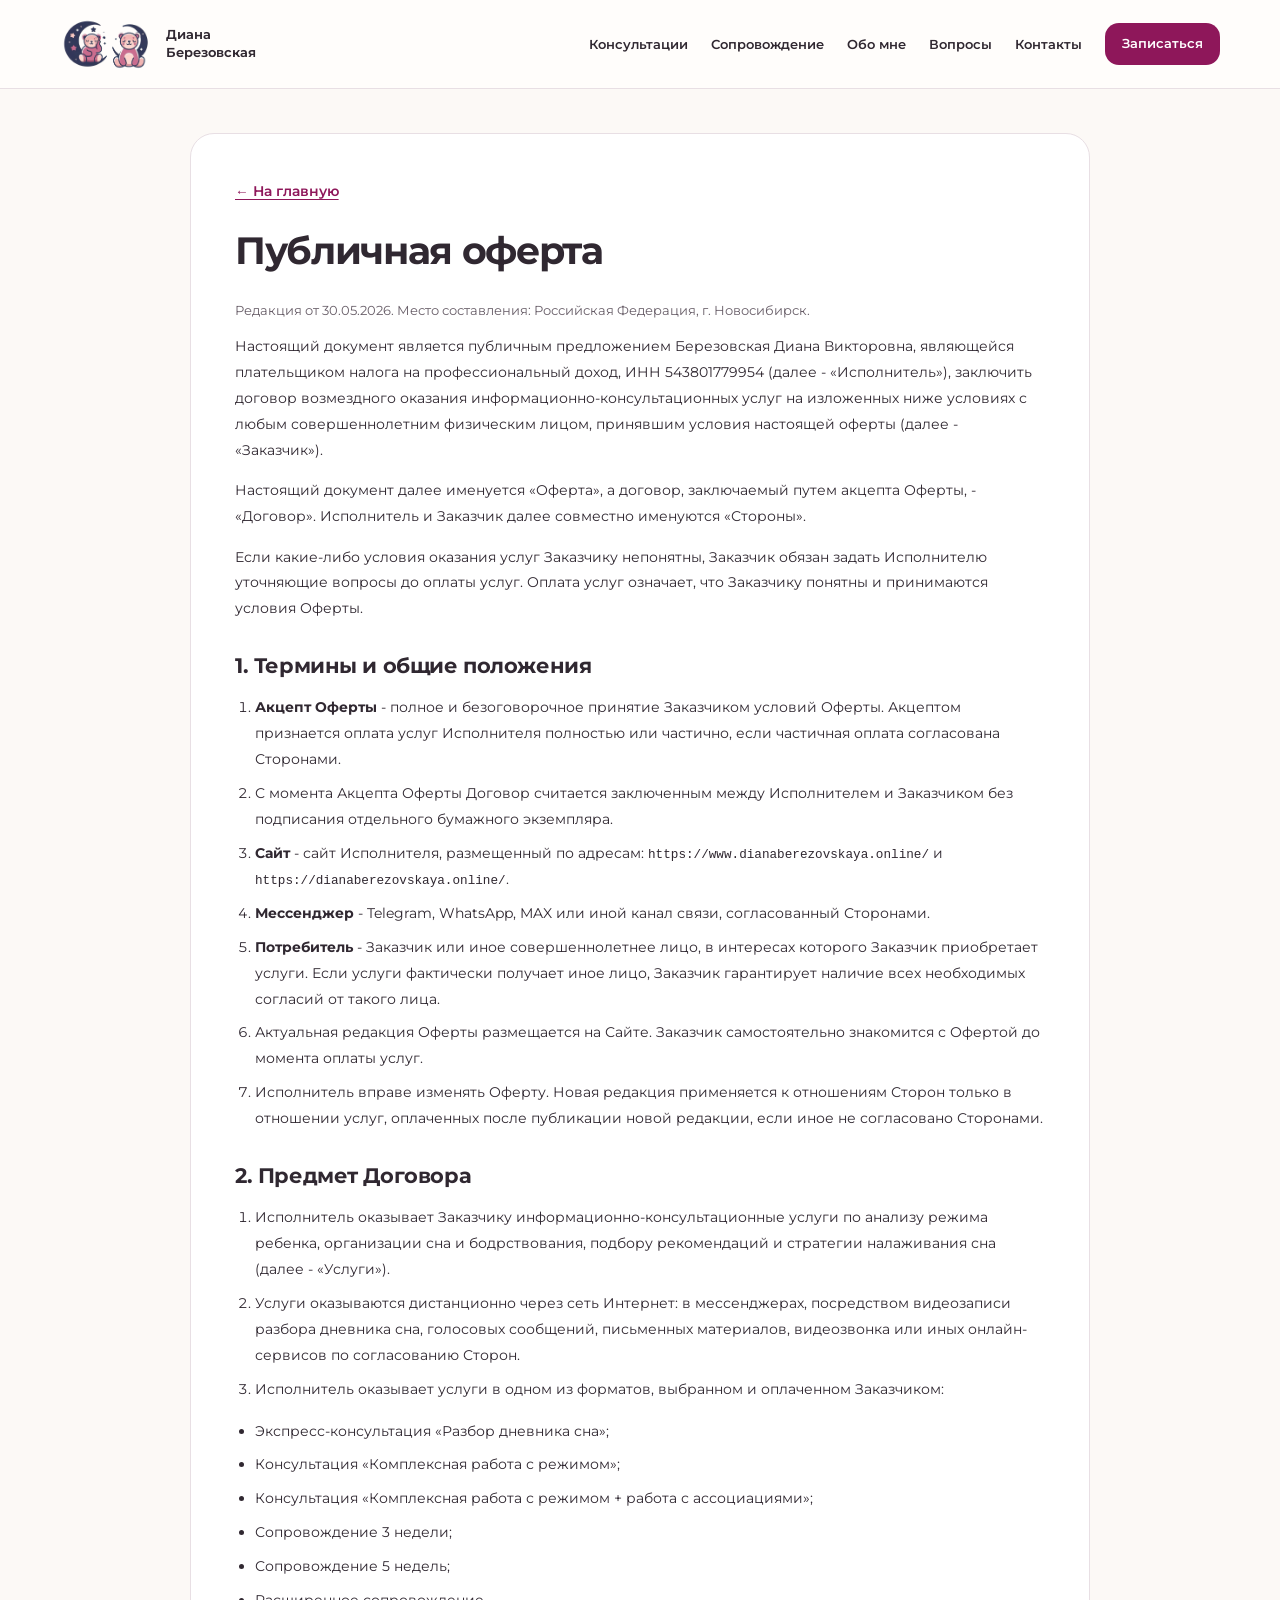
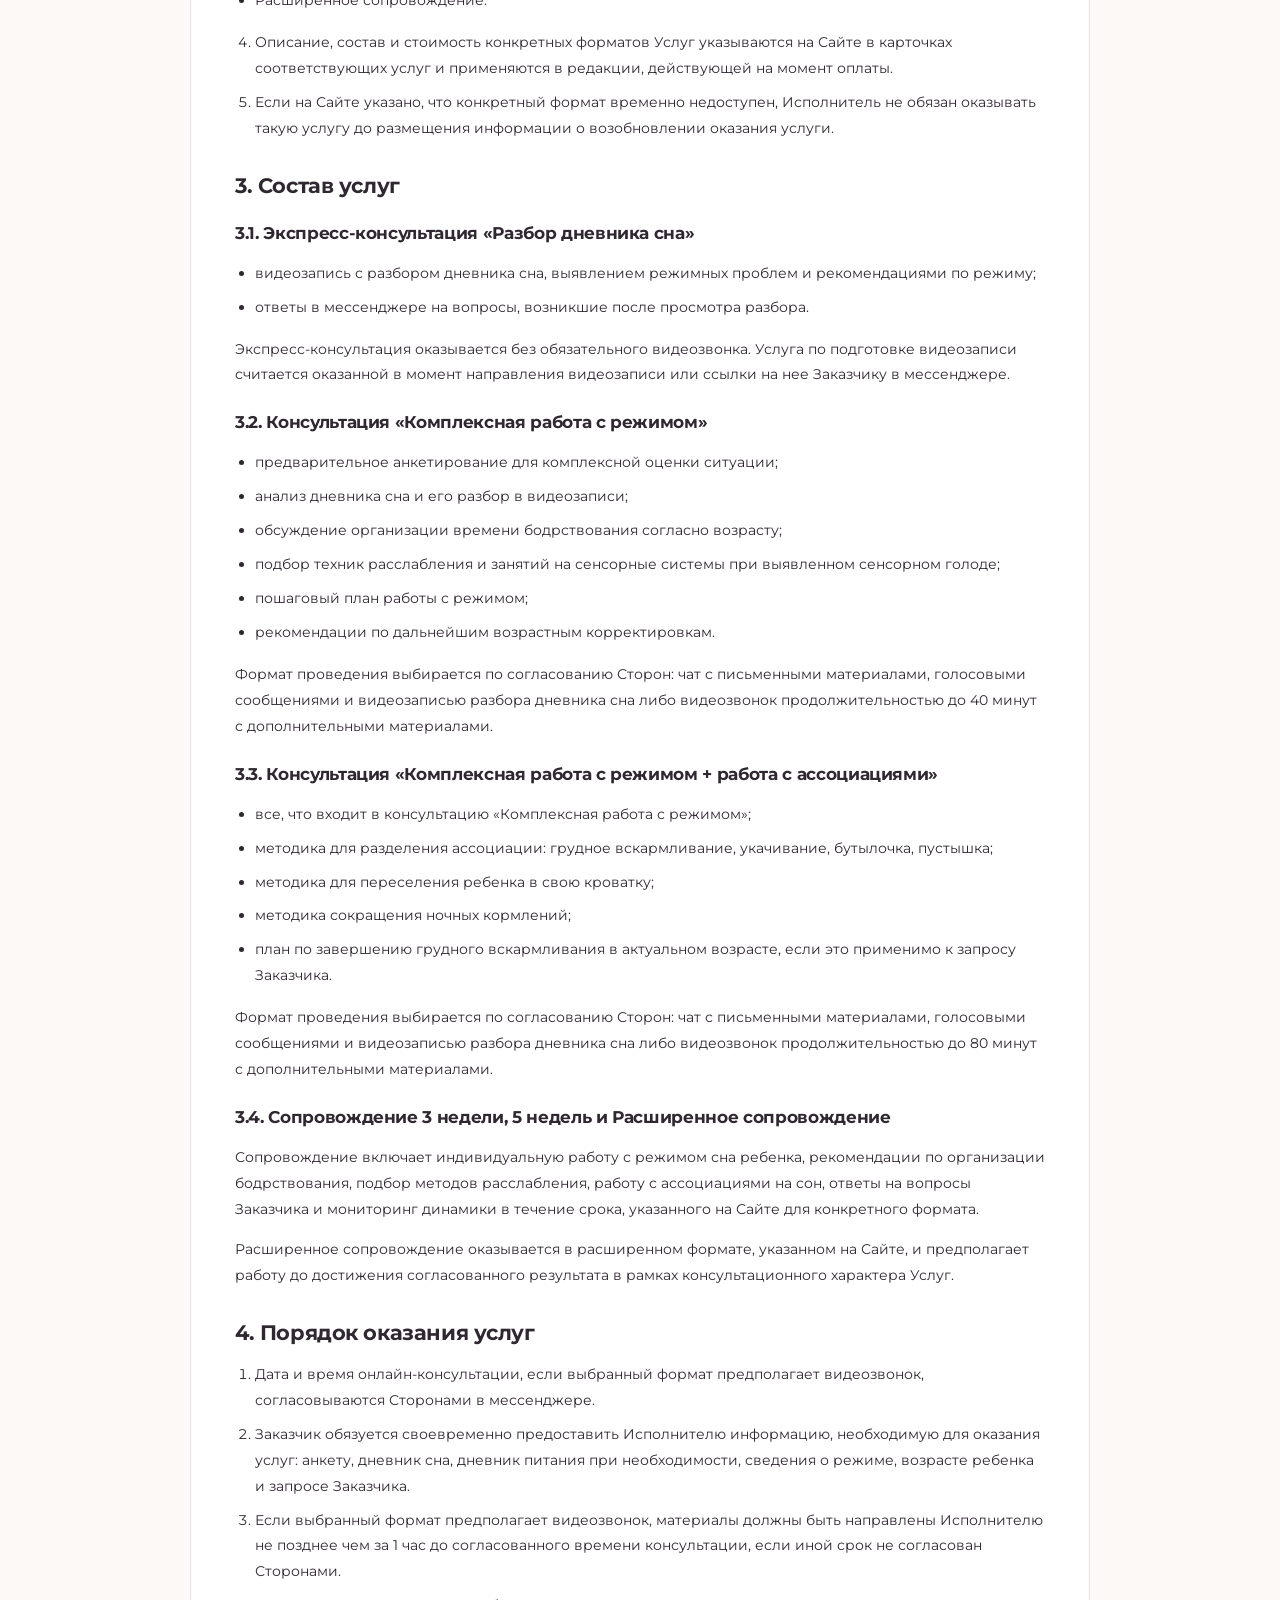
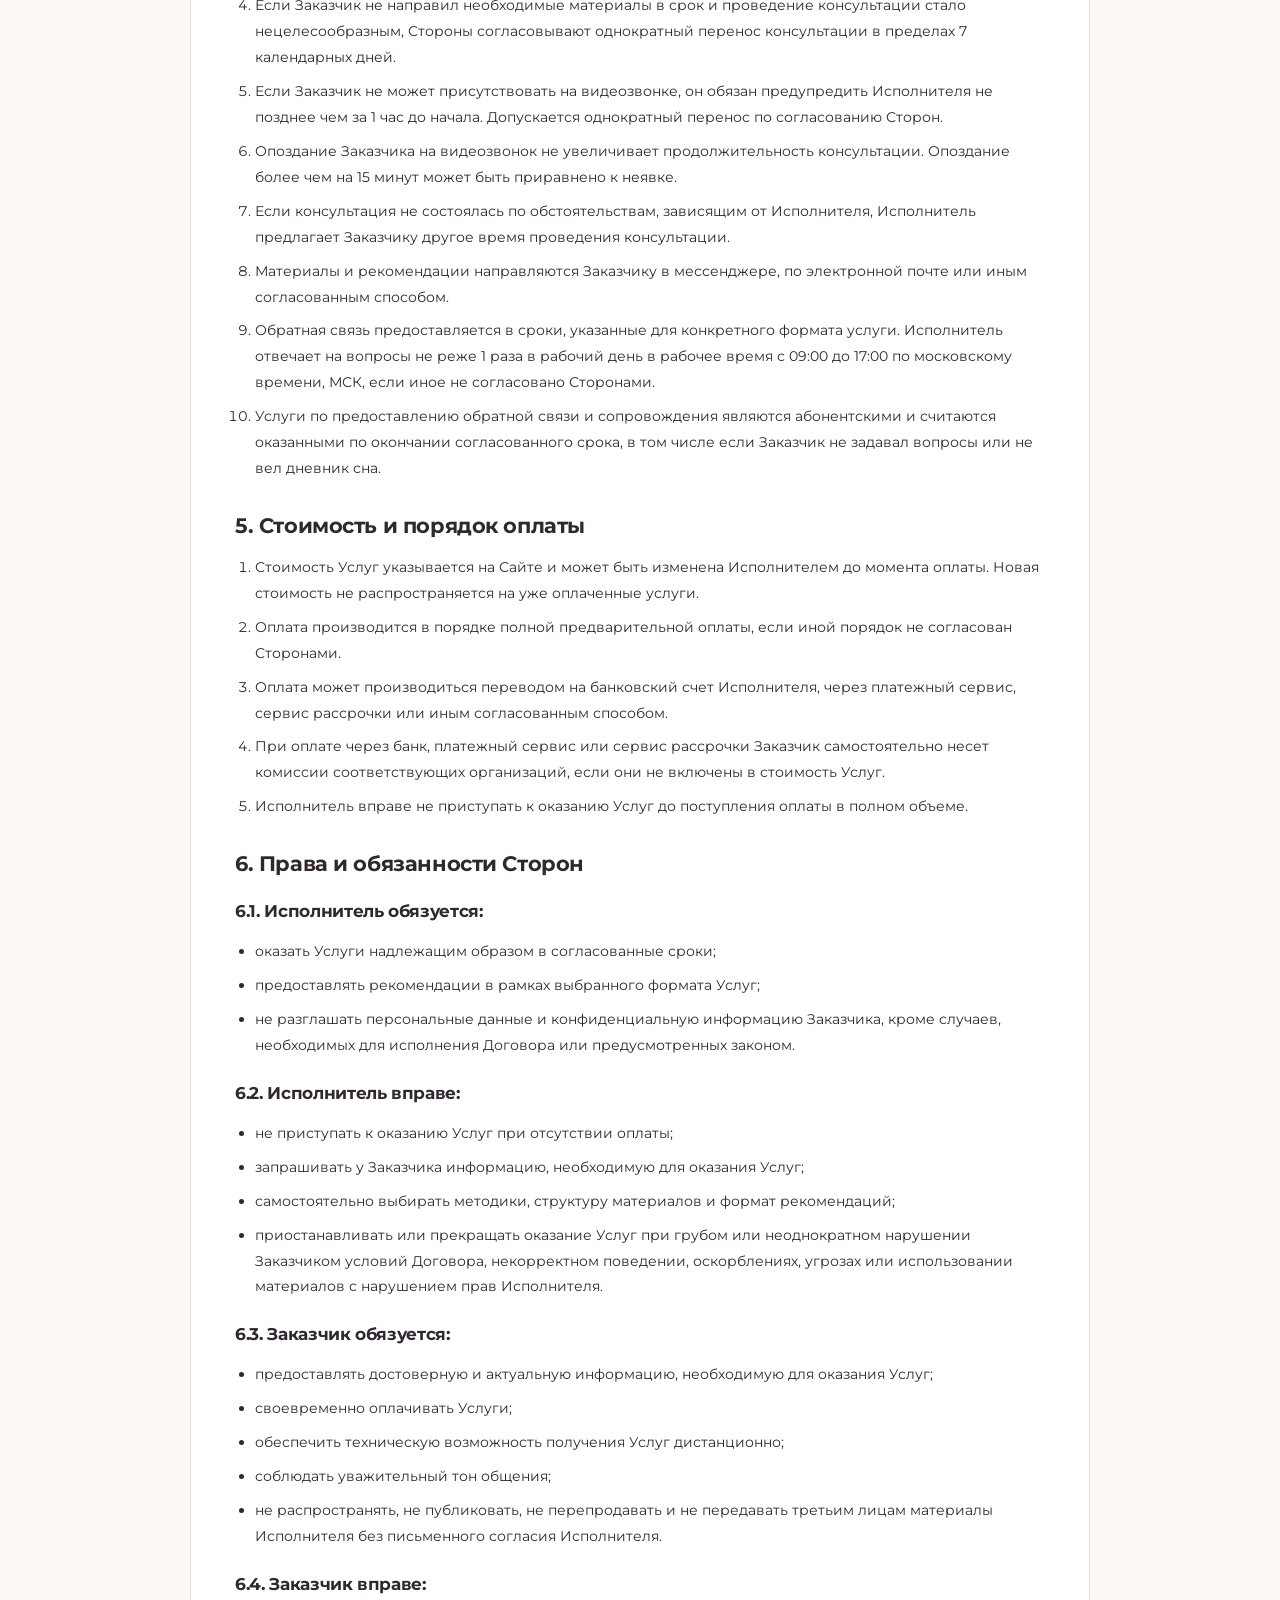
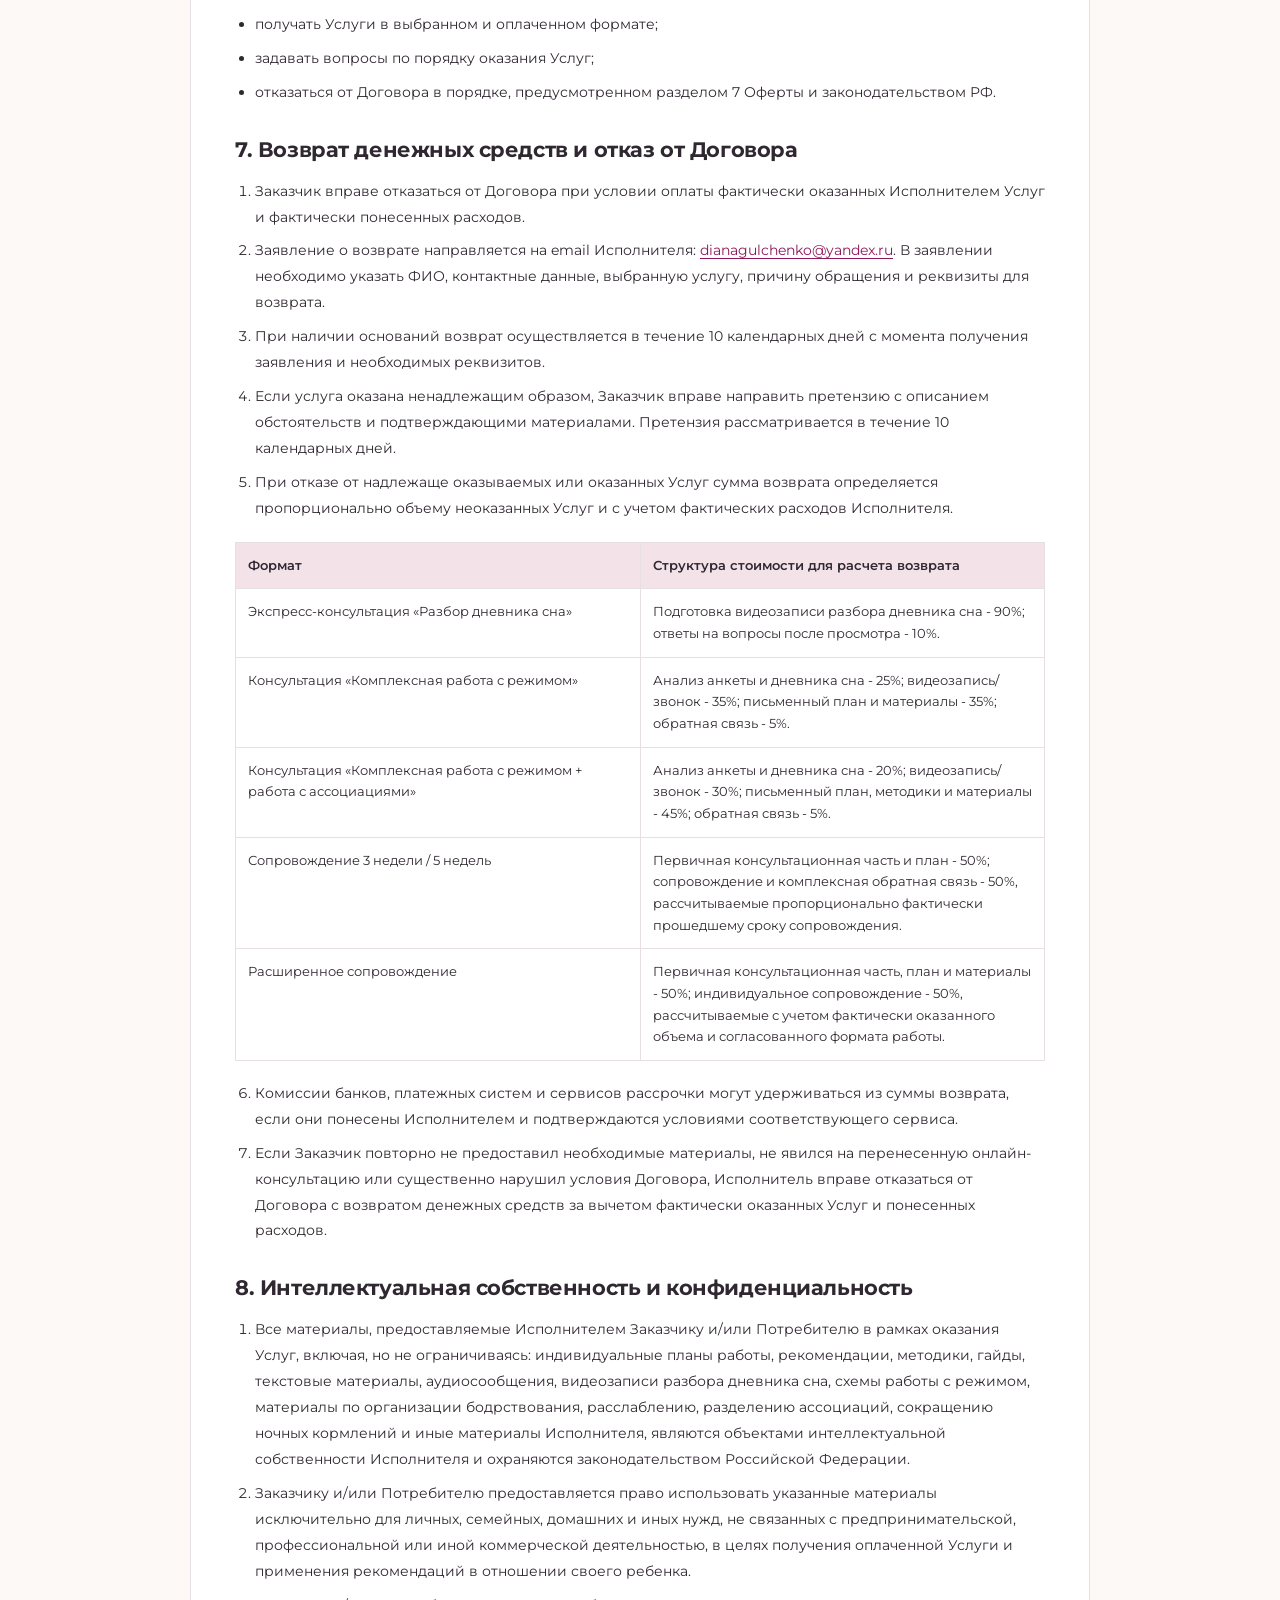
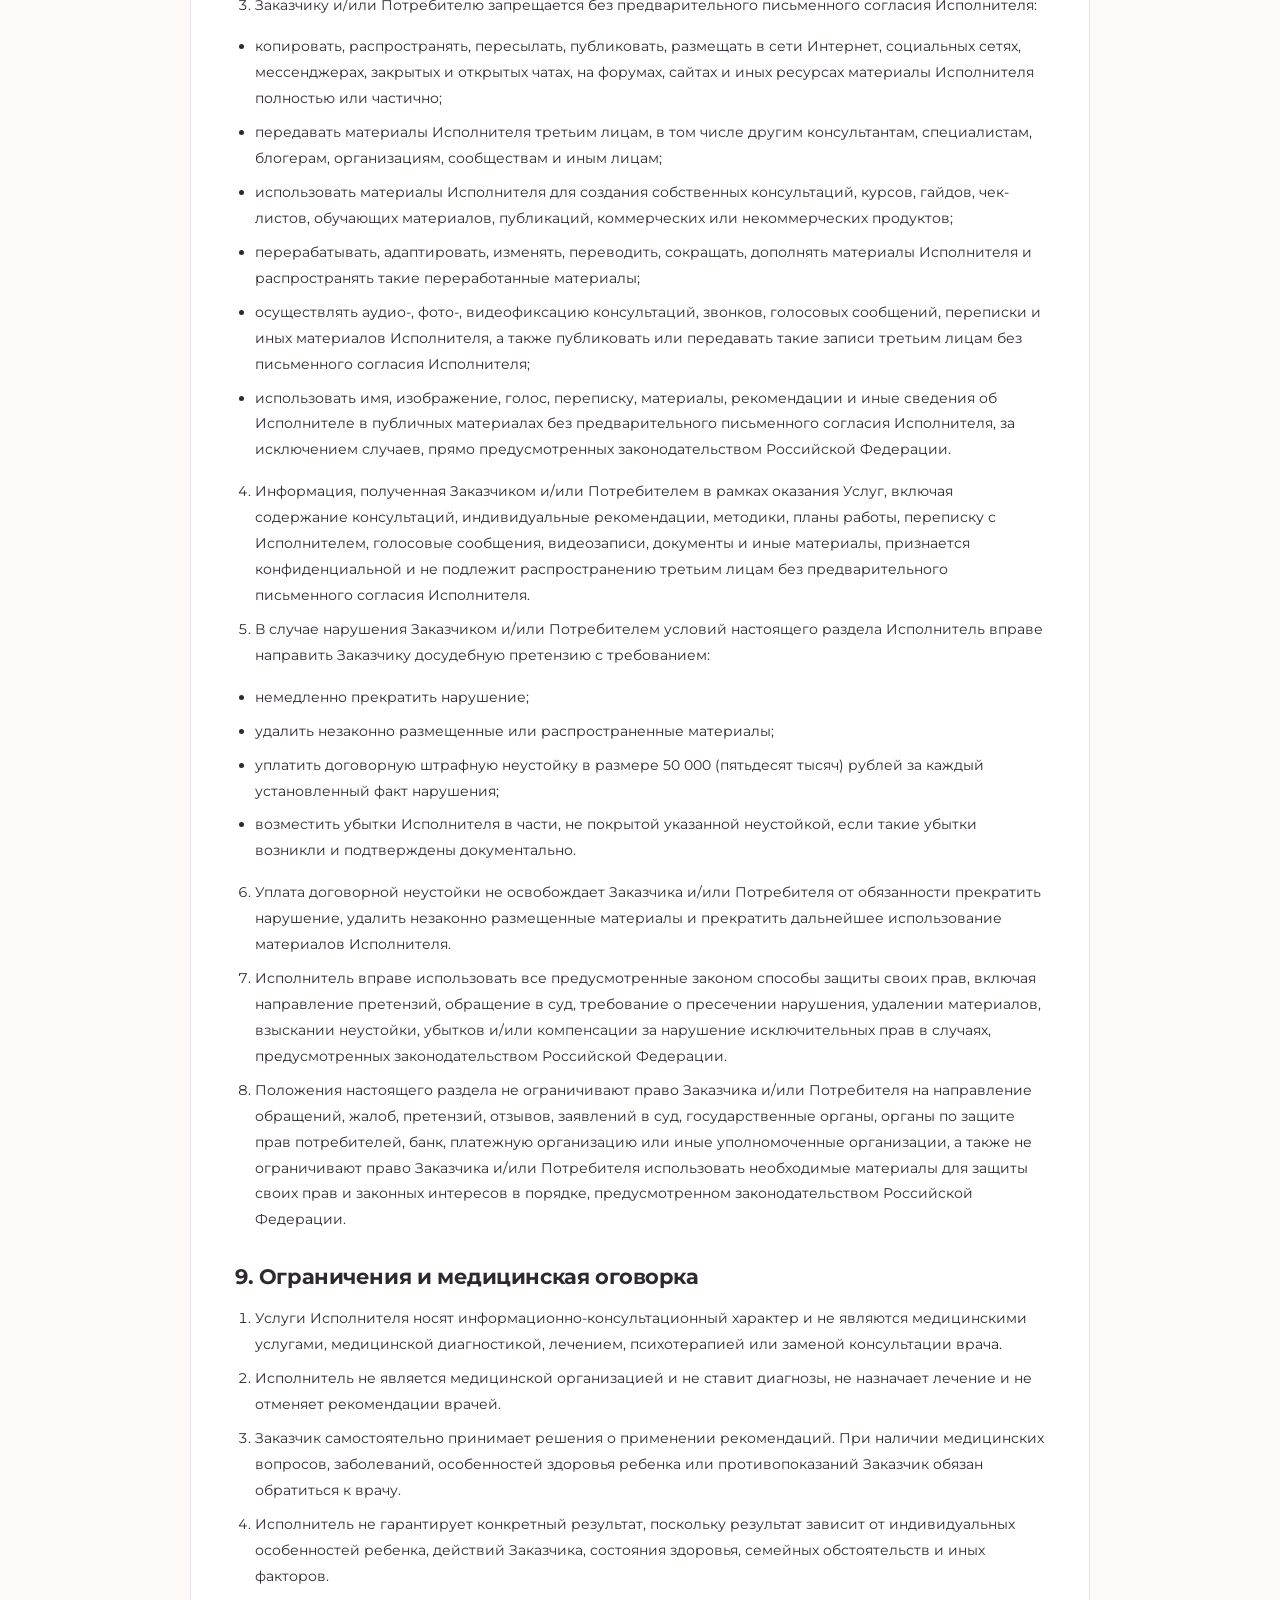
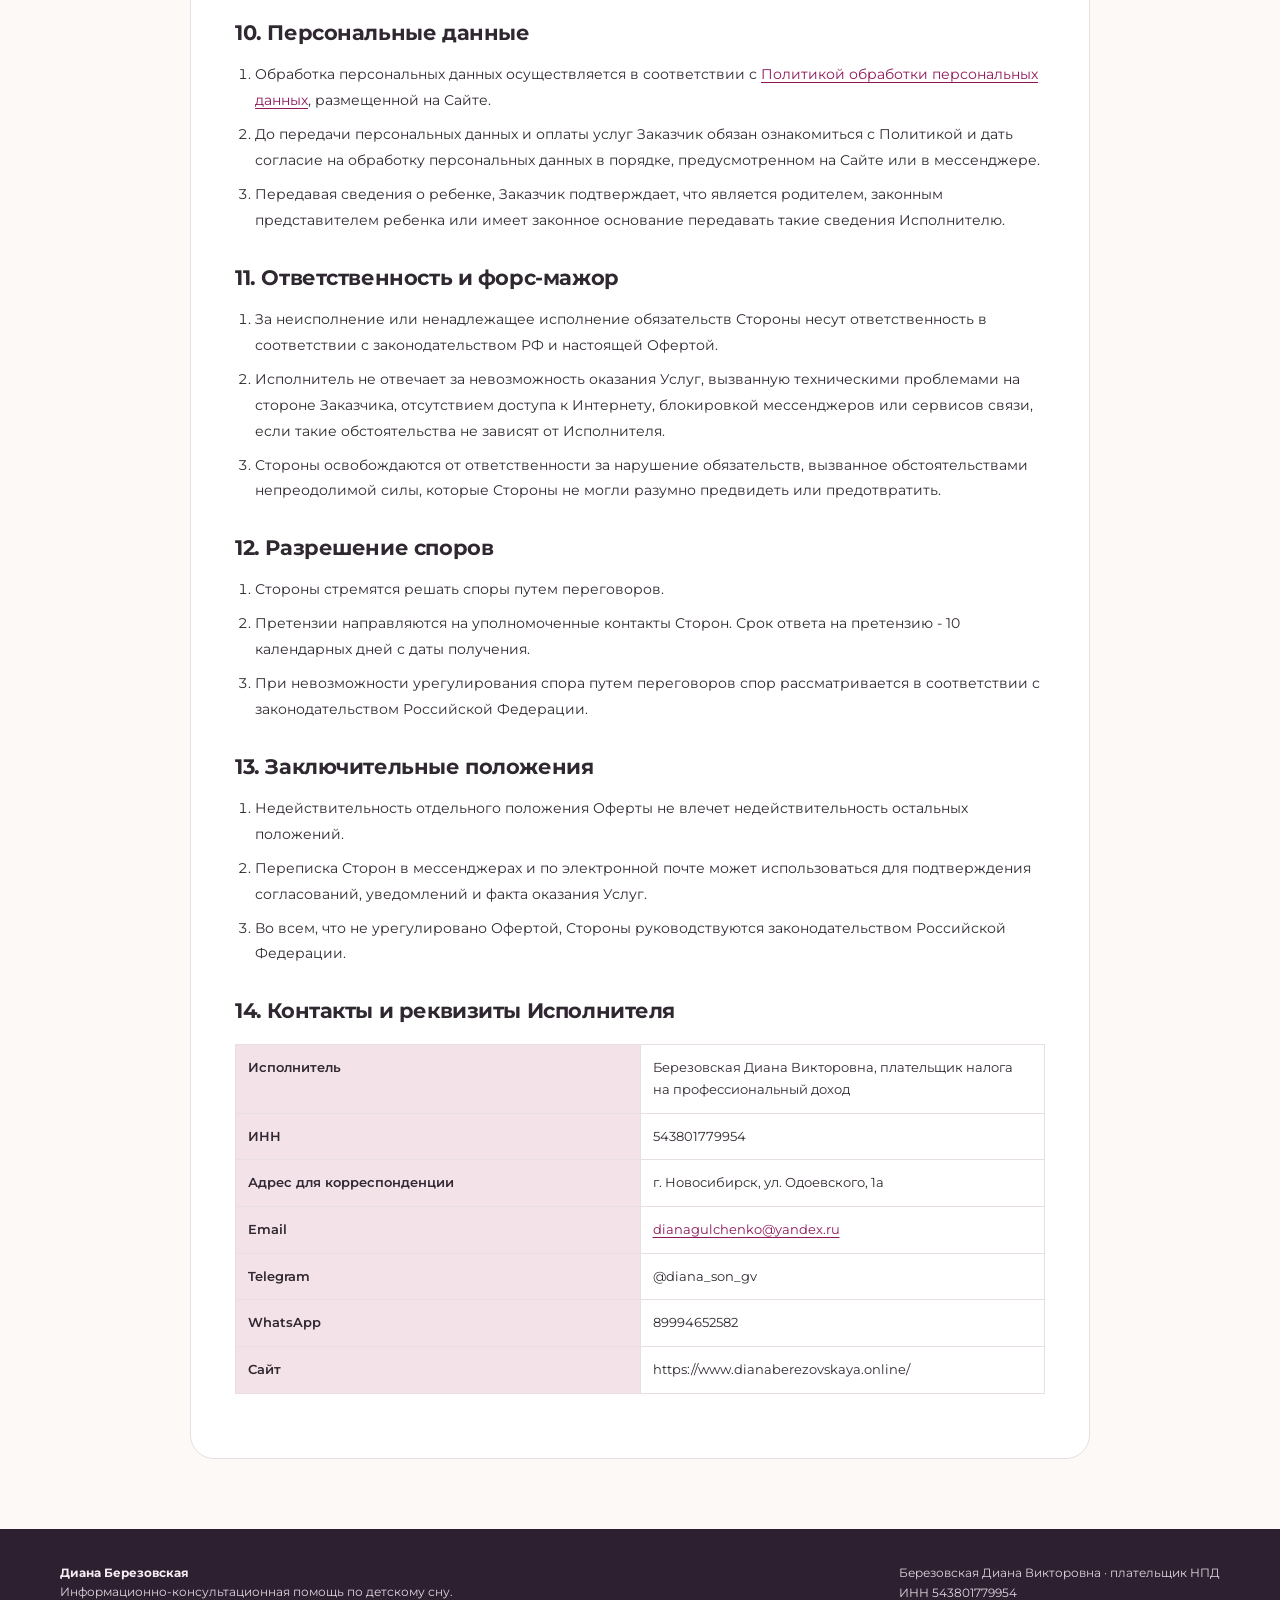
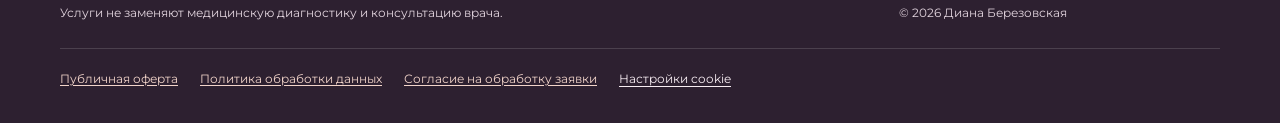
<file: offer.html>
<!doctype html>
<html lang="ru">
  <head>
    <meta charset="utf-8" />
    <meta name="viewport" content="width=device-width, initial-scale=1" />
    <meta
      name="description"
      content="Юридическая информация об услугах Дианы Березовской."
    />
    <meta name="theme-color" content="#8e175a" />
    <title>Публичная оферта | Диана Березовская</title>
    <link
      rel="canonical"
      href="https://www.dianaberezovskaya.online/offer.html"
    />
    <link rel="icon" href="/assets/day-and-night.png" type="image/png" />
    <link rel="stylesheet" href="/style.css?v=bc2767fc8d0c" />
    <meta property="og:type" content="website" />
    <meta property="og:locale" content="ru_RU" />
    <meta property="og:title" content="Публичная оферта | Диана Березовская" />
    <meta
      property="og:description"
      content="Юридическая информация об услугах Дианы Березовской."
    />
    <meta
      property="og:url"
      content="https://www.dianaberezovskaya.online/offer.html"
    />
    <meta
      property="og:image"
      content="https://www.dianaberezovskaya.online/assets/diana-photo.webp"
    />
    <meta property="og:image:width" content="832" />
    <meta property="og:image:height" content="1067" />
    <meta
      property="og:image:alt"
      content="Диана Березовская, консультант по детскому сну"
    />
    <script src="/site-config.js?v=67a91e7bec6d" defer></script>
    <script src="/script.js?v=7de4afc11739" defer></script>
  </head>
  <body>
    <a class="skip-link" href="#main">Перейти к содержимому</a>
    <header class="site-header">
      <div class="container header-inner">
        <a class="brand" href="/" aria-label="Диана Березовская — на главную"
          ><img
            src="/assets/logo.webp"
            width="860"
            height="496"
            alt=""
            decoding="async"
          /><span class="brand-name">Диана<br />Березовская</span></a
        >
        <button
          class="menu-toggle"
          type="button"
          aria-controls="site-nav"
          aria-expanded="false"
          aria-label="Открыть меню"
        >
          <span aria-hidden="true"></span>
        </button>
        <nav class="site-nav" id="site-nav" aria-label="Основная навигация">
          <ul>
            <li><a href="/#services">Консультации</a></li>
            <li><a href="/#support">Сопровождение</a></li>
            <li><a href="/#about">Обо мне</a></li>
            <li><a href="/#faq">Вопросы</a></li>
            <li><a href="/#feedback">Контакты</a></li>
            <li>
              <a class="button button--small" href="/request.php">Записаться</a>
            </li>
          </ul>
        </nav>
      </div>
    </header>
    <button
      class="menu-backdrop"
      type="button"
      aria-label="Закрыть меню"
      tabindex="-1"
      hidden
    ></button>
    <main class="legal-page" id="main">
      <div class="container">
        <article class="legal-document">
          <a class="legal-back-link" href="/">← На главную</a>
          <h1>Публичная оферта</h1>
          <p class="legal-muted">
            Редакция от 30.05.2026. Место составления: Российская Федерация, г.
            Новосибирск.
          </p>
          <p>
            Настоящий документ является публичным предложением Березовская Диана
            Викторовна, являющейся плательщиком налога на профессиональный
            доход, ИНН 543801779954 (далее - «Исполнитель»), заключить договор
            возмездного оказания информационно-консультационных услуг на
            изложенных ниже условиях с любым совершеннолетним физическим лицом,
            принявшим условия настоящей оферты (далее - «Заказчик»).
          </p>
          <p>
            Настоящий документ далее именуется «Оферта», а договор, заключаемый
            путем акцепта Оферты, - «Договор». Исполнитель и Заказчик далее
            совместно именуются «Стороны».
          </p>
          <p>
            Если какие-либо условия оказания услуг Заказчику непонятны, Заказчик
            обязан задать Исполнителю уточняющие вопросы до оплаты услуг. Оплата
            услуг означает, что Заказчику понятны и принимаются условия Оферты.
          </p>
          <h2>1. Термины и общие положения</h2>
          <ol>
            <li>
              <strong>Акцепт Оферты</strong> - полное и безоговорочное принятие
              Заказчиком условий Оферты. Акцептом признается оплата услуг
              Исполнителя полностью или частично, если частичная оплата
              согласована Сторонами.
            </li>
            <li>
              С момента Акцепта Оферты Договор считается заключенным между
              Исполнителем и Заказчиком без подписания отдельного бумажного
              экземпляра.
            </li>
            <li>
              <strong>Сайт</strong> - сайт Исполнителя, размещенный по адресам:
              <code>https://www.dianaberezovskaya.online/</code> и
              <code>https://dianaberezovskaya.online/</code>.
            </li>
            <li>
              <strong>Мессенджер</strong> - Telegram, WhatsApp, MAX или иной
              канал связи, согласованный Сторонами.
            </li>
            <li>
              <strong>Потребитель</strong> - Заказчик или иное совершеннолетнее
              лицо, в интересах которого Заказчик приобретает услуги. Если
              услуги фактически получает иное лицо, Заказчик гарантирует наличие
              всех необходимых согласий от такого лица.
            </li>
            <li>
              Актуальная редакция Оферты размещается на Сайте. Заказчик
              самостоятельно знакомится с Офертой до момента оплаты услуг.
            </li>
            <li>
              Исполнитель вправе изменять Оферту. Новая редакция применяется к
              отношениям Сторон только в отношении услуг, оплаченных после
              публикации новой редакции, если иное не согласовано Сторонами.
            </li>
          </ol>
          <h2>2. Предмет Договора</h2>
          <ol>
            <li>
              Исполнитель оказывает Заказчику информационно-консультационные
              услуги по анализу режима ребенка, организации сна и бодрствования,
              подбору рекомендаций и стратегии налаживания сна (далее -
              «Услуги»).
            </li>
            <li>
              Услуги оказываются дистанционно через сеть Интернет: в
              мессенджерах, посредством видеозаписи разбора дневника сна,
              голосовых сообщений, письменных материалов, видеозвонка или иных
              онлайн-сервисов по согласованию Сторон.
            </li>
            <li>
              Исполнитель оказывает услуги в одном из форматов, выбранном и
              оплаченном Заказчиком:
            </li>
          </ol>
          <ul>
            <li>Экспресс-консультация «Разбор дневника сна»;</li>
            <li>Консультация «Комплексная работа с режимом»;</li>
            <li>
              Консультация «Комплексная работа с режимом + работа с
              ассоциациями»;
            </li>
            <li>Сопровождение 3 недели;</li>
            <li>Сопровождение 5 недель;</li>
            <li>Расширенное сопровождение.</li>
          </ul>
          <ol start="4">
            <li>
              Описание, состав и стоимость конкретных форматов Услуг указываются
              на Сайте в карточках соответствующих услуг и применяются в
              редакции, действующей на момент оплаты.
            </li>
            <li>
              Если на Сайте указано, что конкретный формат временно недоступен,
              Исполнитель не обязан оказывать такую услугу до размещения
              информации о возобновлении оказания услуги.
            </li>
          </ol>
          <h2>3. Состав услуг</h2>
          <h3>3.1. Экспресс-консультация «Разбор дневника сна»</h3>
          <ul>
            <li>
              видеозапись с разбором дневника сна, выявлением режимных проблем и
              рекомендациями по режиму;
            </li>
            <li>
              ответы в мессенджере на вопросы, возникшие после просмотра
              разбора.
            </li>
          </ul>
          <p>
            Экспресс-консультация оказывается без обязательного видеозвонка.
            Услуга по подготовке видеозаписи считается оказанной в момент
            направления видеозаписи или ссылки на нее Заказчику в мессенджере.
          </p>
          <h3>3.2. Консультация «Комплексная работа с режимом»</h3>
          <ul>
            <li>
              предварительное анкетирование для комплексной оценки ситуации;
            </li>
            <li>анализ дневника сна и его разбор в видеозаписи;</li>
            <li>
              обсуждение организации времени бодрствования согласно возрасту;
            </li>
            <li>
              подбор техник расслабления и занятий на сенсорные системы при
              выявленном сенсорном голоде;
            </li>
            <li>пошаговый план работы с режимом;</li>
            <li>рекомендации по дальнейшим возрастным корректировкам.</li>
          </ul>
          <p>
            Формат проведения выбирается по согласованию Сторон: чат с
            письменными материалами, голосовыми сообщениями и видеозаписью
            разбора дневника сна либо видеозвонок продолжительностью до 40 минут
            с дополнительными материалами.
          </p>
          <h3>
            3.3. Консультация «Комплексная работа с режимом + работа с
            ассоциациями»
          </h3>
          <ul>
            <li>
              все, что входит в консультацию «Комплексная работа с режимом»;
            </li>
            <li>
              методика для разделения ассоциации: грудное вскармливание,
              укачивание, бутылочка, пустышка;
            </li>
            <li>методика для переселения ребенка в свою кроватку;</li>
            <li>методика сокращения ночных кормлений;</li>
            <li>
              план по завершению грудного вскармливания в актуальном возрасте,
              если это применимо к запросу Заказчика.
            </li>
          </ul>
          <p>
            Формат проведения выбирается по согласованию Сторон: чат с
            письменными материалами, голосовыми сообщениями и видеозаписью
            разбора дневника сна либо видеозвонок продолжительностью до 80 минут
            с дополнительными материалами.
          </p>
          <h3>
            3.4. Сопровождение 3 недели, 5 недель и Расширенное сопровождение
          </h3>
          <p>
            Сопровождение включает индивидуальную работу с режимом сна ребенка,
            рекомендации по организации бодрствования, подбор методов
            расслабления, работу с ассоциациями на сон, ответы на вопросы
            Заказчика и мониторинг динамики в течение срока, указанного на Сайте
            для конкретного формата.
          </p>
          <p>
            Расширенное сопровождение оказывается в расширенном формате,
            указанном на Сайте, и предполагает работу до достижения
            согласованного результата в рамках консультационного характера
            Услуг.
          </p>
          <h2>4. Порядок оказания услуг</h2>
          <ol>
            <li>
              Дата и время онлайн-консультации, если выбранный формат
              предполагает видеозвонок, согласовываются Сторонами в мессенджере.
            </li>
            <li>
              Заказчик обязуется своевременно предоставить Исполнителю
              информацию, необходимую для оказания услуг: анкету, дневник сна,
              дневник питания при необходимости, сведения о режиме, возрасте
              ребенка и запросе Заказчика.
            </li>
            <li>
              Если выбранный формат предполагает видеозвонок, материалы должны
              быть направлены Исполнителю не позднее чем за 1 час до
              согласованного времени консультации, если иной срок не согласован
              Сторонами.
            </li>
            <li>
              Если Заказчик не направил необходимые материалы в срок и
              проведение консультации стало нецелесообразным, Стороны
              согласовывают однократный перенос консультации в пределах 7
              календарных дней.
            </li>
            <li>
              Если Заказчик не может присутствовать на видеозвонке, он обязан
              предупредить Исполнителя не позднее чем за 1 час до начала.
              Допускается однократный перенос по согласованию Сторон.
            </li>
            <li>
              Опоздание Заказчика на видеозвонок не увеличивает
              продолжительность консультации. Опоздание более чем на 15 минут
              может быть приравнено к неявке.
            </li>
            <li>
              Если консультация не состоялась по обстоятельствам, зависящим от
              Исполнителя, Исполнитель предлагает Заказчику другое время
              проведения консультации.
            </li>
            <li>
              Материалы и рекомендации направляются Заказчику в мессенджере, по
              электронной почте или иным согласованным способом.
            </li>
            <li>
              Обратная связь предоставляется в сроки, указанные для конкретного
              формата услуги. Исполнитель отвечает на вопросы не реже 1 раза в
              рабочий день в рабочее время с 09:00 до 17:00 по московскому
              времени, МСК, если иное не согласовано Сторонами.
            </li>
            <li>
              Услуги по предоставлению обратной связи и сопровождения являются
              абонентскими и считаются оказанными по окончании согласованного
              срока, в том числе если Заказчик не задавал вопросы или не вел
              дневник сна.
            </li>
          </ol>
          <h2>5. Стоимость и порядок оплаты</h2>
          <ol>
            <li>
              Стоимость Услуг указывается на Сайте и может быть изменена
              Исполнителем до момента оплаты. Новая стоимость не
              распространяется на уже оплаченные услуги.
            </li>
            <li>
              Оплата производится в порядке полной предварительной оплаты, если
              иной порядок не согласован Сторонами.
            </li>
            <li>
              Оплата может производиться переводом на банковский счет
              Исполнителя, через платежный сервис, сервис рассрочки или иным
              согласованным способом.
            </li>
            <li>
              При оплате через банк, платежный сервис или сервис рассрочки
              Заказчик самостоятельно несет комиссии соответствующих
              организаций, если они не включены в стоимость Услуг.
            </li>
            <li>
              Исполнитель вправе не приступать к оказанию Услуг до поступления
              оплаты в полном объеме.
            </li>
          </ol>
          <h2>6. Права и обязанности Сторон</h2>
          <h3>6.1. Исполнитель обязуется:</h3>
          <ul>
            <li>оказать Услуги надлежащим образом в согласованные сроки;</li>
            <li>
              предоставлять рекомендации в рамках выбранного формата Услуг;
            </li>
            <li>
              не разглашать персональные данные и конфиденциальную информацию
              Заказчика, кроме случаев, необходимых для исполнения Договора или
              предусмотренных законом.
            </li>
          </ul>
          <h3>6.2. Исполнитель вправе:</h3>
          <ul>
            <li>не приступать к оказанию Услуг при отсутствии оплаты;</li>
            <li>
              запрашивать у Заказчика информацию, необходимую для оказания
              Услуг;
            </li>
            <li>
              самостоятельно выбирать методики, структуру материалов и формат
              рекомендаций;
            </li>
            <li>
              приостанавливать или прекращать оказание Услуг при грубом или
              неоднократном нарушении Заказчиком условий Договора, некорректном
              поведении, оскорблениях, угрозах или использовании материалов с
              нарушением прав Исполнителя.
            </li>
          </ul>
          <h3>6.3. Заказчик обязуется:</h3>
          <ul>
            <li>
              предоставлять достоверную и актуальную информацию, необходимую для
              оказания Услуг;
            </li>
            <li>своевременно оплачивать Услуги;</li>
            <li>
              обеспечить техническую возможность получения Услуг дистанционно;
            </li>
            <li>соблюдать уважительный тон общения;</li>
            <li>
              не распространять, не публиковать, не перепродавать и не
              передавать третьим лицам материалы Исполнителя без письменного
              согласия Исполнителя.
            </li>
          </ul>
          <h3>6.4. Заказчик вправе:</h3>
          <ul>
            <li>получать Услуги в выбранном и оплаченном формате;</li>
            <li>задавать вопросы по порядку оказания Услуг;</li>
            <li>
              отказаться от Договора в порядке, предусмотренном разделом 7
              Оферты и законодательством РФ.
            </li>
          </ul>
          <h2>7. Возврат денежных средств и отказ от Договора</h2>
          <ol>
            <li>
              Заказчик вправе отказаться от Договора при условии оплаты
              фактически оказанных Исполнителем Услуг и фактически понесенных
              расходов.
            </li>
            <li>
              Заявление о возврате направляется на email Исполнителя:
              <a href="mailto:dianagulchenko@yandex.ru"
                >dianagulchenko@yandex.ru</a
              >. В заявлении необходимо указать ФИО, контактные данные,
              выбранную услугу, причину обращения и реквизиты для возврата.
            </li>
            <li>
              При наличии оснований возврат осуществляется в течение 10
              календарных дней с момента получения заявления и необходимых
              реквизитов.
            </li>
            <li>
              Если услуга оказана ненадлежащим образом, Заказчик вправе
              направить претензию с описанием обстоятельств и подтверждающими
              материалами. Претензия рассматривается в течение 10 календарных
              дней.
            </li>
            <li>
              При отказе от надлежаще оказываемых или оказанных Услуг сумма
              возврата определяется пропорционально объему неоказанных Услуг и с
              учетом фактических расходов Исполнителя.
            </li>
          </ol>
          <table class="legal-table">
            <thead>
              <tr>
                <th>Формат</th>
                <th>Структура стоимости для расчета возврата</th>
              </tr>
            </thead>
            <tbody>
              <tr>
                <td>Экспресс-консультация «Разбор дневника сна»</td>
                <td>
                  Подготовка видеозаписи разбора дневника сна - 90%; ответы на
                  вопросы после просмотра - 10%.
                </td>
              </tr>
              <tr>
                <td>Консультация «Комплексная работа с режимом»</td>
                <td>
                  Анализ анкеты и дневника сна - 25%; видеозапись/звонок - 35%;
                  письменный план и материалы - 35%; обратная связь - 5%.
                </td>
              </tr>
              <tr>
                <td>
                  Консультация «Комплексная работа с режимом + работа с
                  ассоциациями»
                </td>
                <td>
                  Анализ анкеты и дневника сна - 20%; видеозапись/звонок - 30%;
                  письменный план, методики и материалы - 45%; обратная связь -
                  5%.
                </td>
              </tr>
              <tr>
                <td>Сопровождение 3 недели / 5 недель</td>
                <td>
                  Первичная консультационная часть и план - 50%; сопровождение и
                  комплексная обратная связь - 50%, рассчитываемые
                  пропорционально фактически прошедшему сроку сопровождения.
                </td>
              </tr>
              <tr>
                <td>Расширенное сопровождение</td>
                <td>
                  Первичная консультационная часть, план и материалы - 50%;
                  индивидуальное сопровождение - 50%, рассчитываемые с учетом
                  фактически оказанного объема и согласованного формата работы.
                </td>
              </tr>
            </tbody>
          </table>
          <ol start="6">
            <li>
              Комиссии банков, платежных систем и сервисов рассрочки могут
              удерживаться из суммы возврата, если они понесены Исполнителем и
              подтверждаются условиями соответствующего сервиса.
            </li>
            <li>
              Если Заказчик повторно не предоставил необходимые материалы, не
              явился на перенесенную онлайн-консультацию или существенно нарушил
              условия Договора, Исполнитель вправе отказаться от Договора с
              возвратом денежных средств за вычетом фактически оказанных Услуг и
              понесенных расходов.
            </li>
          </ol>
          <h2>8. Интеллектуальная собственность и конфиденциальность</h2>
          <ol>
            <li>
              Все материалы, предоставляемые Исполнителем Заказчику и/или
              Потребителю в рамках оказания Услуг, включая, но не ограничиваясь:
              индивидуальные планы работы, рекомендации, методики, гайды,
              текстовые материалы, аудиосообщения, видеозаписи разбора дневника
              сна, схемы работы с режимом, материалы по организации
              бодрствования, расслаблению, разделению ассоциаций, сокращению
              ночных кормлений и иные материалы Исполнителя, являются объектами
              интеллектуальной собственности Исполнителя и охраняются
              законодательством Российской Федерации.
            </li>
            <li>
              Заказчику и/или Потребителю предоставляется право использовать
              указанные материалы исключительно для личных, семейных, домашних и
              иных нужд, не связанных с предпринимательской, профессиональной
              или иной коммерческой деятельностью, в целях получения оплаченной
              Услуги и применения рекомендаций в отношении своего ребенка.
            </li>
            <li>
              Заказчику и/или Потребителю запрещается без предварительного
              письменного согласия Исполнителя:
            </li>
          </ol>
          <ul>
            <li>
              копировать, распространять, пересылать, публиковать, размещать в
              сети Интернет, социальных сетях, мессенджерах, закрытых и открытых
              чатах, на форумах, сайтах и иных ресурсах материалы Исполнителя
              полностью или частично;
            </li>
            <li>
              передавать материалы Исполнителя третьим лицам, в том числе другим
              консультантам, специалистам, блогерам, организациям, сообществам и
              иным лицам;
            </li>
            <li>
              использовать материалы Исполнителя для создания собственных
              консультаций, курсов, гайдов, чек-листов, обучающих материалов,
              публикаций, коммерческих или некоммерческих продуктов;
            </li>
            <li>
              перерабатывать, адаптировать, изменять, переводить, сокращать,
              дополнять материалы Исполнителя и распространять такие
              переработанные материалы;
            </li>
            <li>
              осуществлять аудио-, фото-, видеофиксацию консультаций, звонков,
              голосовых сообщений, переписки и иных материалов Исполнителя, а
              также публиковать или передавать такие записи третьим лицам без
              письменного согласия Исполнителя;
            </li>
            <li>
              использовать имя, изображение, голос, переписку, материалы,
              рекомендации и иные сведения об Исполнителе в публичных материалах
              без предварительного письменного согласия Исполнителя, за
              исключением случаев, прямо предусмотренных законодательством
              Российской Федерации.
            </li>
          </ul>
          <ol start="4">
            <li>
              Информация, полученная Заказчиком и/или Потребителем в рамках
              оказания Услуг, включая содержание консультаций, индивидуальные
              рекомендации, методики, планы работы, переписку с Исполнителем,
              голосовые сообщения, видеозаписи, документы и иные материалы,
              признается конфиденциальной и не подлежит распространению третьим
              лицам без предварительного письменного согласия Исполнителя.
            </li>
            <li>
              В случае нарушения Заказчиком и/или Потребителем условий
              настоящего раздела Исполнитель вправе направить Заказчику
              досудебную претензию с требованием:
            </li>
          </ol>
          <ul>
            <li>немедленно прекратить нарушение;</li>
            <li>
              удалить незаконно размещенные или распространенные материалы;
            </li>
            <li>
              уплатить договорную штрафную неустойку в размере 50 000 (пятьдесят
              тысяч) рублей за каждый установленный факт нарушения;
            </li>
            <li>
              возместить убытки Исполнителя в части, не покрытой указанной
              неустойкой, если такие убытки возникли и подтверждены
              документально.
            </li>
          </ul>
          <ol start="6">
            <li>
              Уплата договорной неустойки не освобождает Заказчика и/или
              Потребителя от обязанности прекратить нарушение, удалить незаконно
              размещенные материалы и прекратить дальнейшее использование
              материалов Исполнителя.
            </li>
            <li>
              Исполнитель вправе использовать все предусмотренные законом
              способы защиты своих прав, включая направление претензий,
              обращение в суд, требование о пресечении нарушения, удалении
              материалов, взыскании неустойки, убытков и/или компенсации за
              нарушение исключительных прав в случаях, предусмотренных
              законодательством Российской Федерации.
            </li>
            <li>
              Положения настоящего раздела не ограничивают право Заказчика и/или
              Потребителя на направление обращений, жалоб, претензий, отзывов,
              заявлений в суд, государственные органы, органы по защите прав
              потребителей, банк, платежную организацию или иные уполномоченные
              организации, а также не ограничивают право Заказчика и/или
              Потребителя использовать необходимые материалы для защиты своих
              прав и законных интересов в порядке, предусмотренном
              законодательством Российской Федерации.
            </li>
          </ol>
          <h2>9. Ограничения и медицинская оговорка</h2>
          <ol>
            <li>
              Услуги Исполнителя носят информационно-консультационный характер и
              не являются медицинскими услугами, медицинской диагностикой,
              лечением, психотерапией или заменой консультации врача.
            </li>
            <li>
              Исполнитель не является медицинской организацией и не ставит
              диагнозы, не назначает лечение и не отменяет рекомендации врачей.
            </li>
            <li>
              Заказчик самостоятельно принимает решения о применении
              рекомендаций. При наличии медицинских вопросов, заболеваний,
              особенностей здоровья ребенка или противопоказаний Заказчик обязан
              обратиться к врачу.
            </li>
            <li>
              Исполнитель не гарантирует конкретный результат, поскольку
              результат зависит от индивидуальных особенностей ребенка, действий
              Заказчика, состояния здоровья, семейных обстоятельств и иных
              факторов.
            </li>
          </ol>
          <h2>10. Персональные данные</h2>
          <ol>
            <li>
              Обработка персональных данных осуществляется в соответствии с
              <a href="/privacy-policy.html"
                >Политикой обработки персональных данных</a
              >, размещенной на Сайте.
            </li>
            <li>
              До передачи персональных данных и оплаты услуг Заказчик обязан
              ознакомиться с Политикой и дать согласие на обработку персональных
              данных в порядке, предусмотренном на Сайте или в мессенджере.
            </li>
            <li>
              Передавая сведения о ребенке, Заказчик подтверждает, что является
              родителем, законным представителем ребенка или имеет законное
              основание передавать такие сведения Исполнителю.
            </li>
          </ol>
          <h2>11. Ответственность и форс-мажор</h2>
          <ol>
            <li>
              За неисполнение или ненадлежащее исполнение обязательств Стороны
              несут ответственность в соответствии с законодательством РФ и
              настоящей Офертой.
            </li>
            <li>
              Исполнитель не отвечает за невозможность оказания Услуг, вызванную
              техническими проблемами на стороне Заказчика, отсутствием доступа
              к Интернету, блокировкой мессенджеров или сервисов связи, если
              такие обстоятельства не зависят от Исполнителя.
            </li>
            <li>
              Стороны освобождаются от ответственности за нарушение
              обязательств, вызванное обстоятельствами непреодолимой силы,
              которые Стороны не могли разумно предвидеть или предотвратить.
            </li>
          </ol>
          <h2>12. Разрешение споров</h2>
          <ol>
            <li>Стороны стремятся решать споры путем переговоров.</li>
            <li>
              Претензии направляются на уполномоченные контакты Сторон. Срок
              ответа на претензию - 10 календарных дней с даты получения.
            </li>
            <li>
              При невозможности урегулирования спора путем переговоров спор
              рассматривается в соответствии с законодательством Российской
              Федерации.
            </li>
          </ol>
          <h2>13. Заключительные положения</h2>
          <ol>
            <li>
              Недействительность отдельного положения Оферты не влечет
              недействительность остальных положений.
            </li>
            <li>
              Переписка Сторон в мессенджерах и по электронной почте может
              использоваться для подтверждения согласований, уведомлений и факта
              оказания Услуг.
            </li>
            <li>
              Во всем, что не урегулировано Офертой, Стороны руководствуются
              законодательством Российской Федерации.
            </li>
          </ol>
          <h2>14. Контакты и реквизиты Исполнителя</h2>
          <table class="legal-table">
            <tbody>
              <tr>
                <th>Исполнитель</th>
                <td>
                  Березовская Диана Викторовна, плательщик налога на
                  профессиональный доход
                </td>
              </tr>
              <tr>
                <th>ИНН</th>
                <td>543801779954</td>
              </tr>
              <tr>
                <th>Адрес для корреспонденции</th>
                <td>г. Новосибирск, ул. Одоевского, 1а</td>
              </tr>
              <tr>
                <th>Email</th>
                <td>
                  <a href="mailto:dianagulchenko@yandex.ru"
                    >dianagulchenko@yandex.ru</a
                  >
                </td>
              </tr>
              <tr>
                <th>Telegram</th>
                <td>@diana_son_gv</td>
              </tr>
              <tr>
                <th>WhatsApp</th>
                <td>89994652582</td>
              </tr>
              <tr>
                <th>Сайт</th>
                <td>https://www.dianaberezovskaya.online/</td>
              </tr>
            </tbody>
          </table>
        </article>
      </div>
    </main>
    <footer class="site-footer" id="contact">
      <div class="container">
        <div class="footer-top">
          <div>
            <strong>Диана Березовская</strong>
            <p>
              Информационно-консультационная помощь по детскому сну.<br />Услуги
              не заменяют медицинскую диагностику и консультацию врача.
            </p>
          </div>
          <div>
            <p>
              Березовская Диана Викторовна · плательщик НПД<br />ИНН
              543801779954<br />© 2026 Диана Березовская
            </p>
          </div>
        </div>
        <div class="footer-links">
          <a href="/offer.html">Публичная оферта</a
          ><a href="/privacy-policy.html">Политика обработки данных</a
          ><a href="/consent-request.html">Согласие на обработку заявки</a
          ><button class="link-button" type="button" data-cookie-settings>
            Настройки cookie
          </button>
        </div>
      </div>
    </footer>
    <aside
      class="cookie-notice"
      id="cookie-notice"
      aria-label="Использование cookie"
      hidden
    >
      <p>
        Технические cookie нужны для работы формы. Разрешите аналитику, чтобы
        помочь улучшить сайт?
        <a href="/privacy-policy.html#website-data">Подробнее</a>
      </p>
      <div class="cookie-actions">
        <button
          class="button button--outline"
          type="button"
          data-analytics-consent="no"
        >
          Только необходимые</button
        ><button class="button" type="button" data-analytics-consent="yes">
          Разрешить аналитику
        </button>
      </div>
    </aside>
    <dialog
      class="cookie-dialog"
      id="cookie-settings"
      aria-labelledby="cookie-title"
    >
      <h2 id="cookie-title">Настройки cookie</h2>
      <p>
        Технические cookie обеспечивают безопасную отправку заявки.
        Дополнительная аналитика помогает понять, какие страницы и форматы услуг
        интересны посетителям. Она включается только с вашего разрешения.
      </p>
      <p>
        Выбор можно изменить здесь в любое время.
        <a href="/privacy-policy.html#website-data">Об обработке данных</a>.
      </p>
      <div class="cookie-actions">
        <button
          class="button button--outline"
          type="button"
          data-analytics-consent="no"
        >
          Только необходимые</button
        ><button class="button" type="button" data-analytics-consent="yes">
          Разрешить аналитику
        </button>
      </div>
      <p>
        <button class="link-button" type="button" data-dialog-close>
          Закрыть без изменений
        </button>
      </p>
    </dialog>
    <dialog
      class="gallery-dialog"
      id="gallery-dialog"
      aria-labelledby="gallery-caption"
    >
      <div class="dialog-toolbar">
        <span class="dialog-counter" aria-live="polite"></span
        ><button
          class="icon-button"
          type="button"
          data-dialog-close
          aria-label="Закрыть изображение"
        >
          ×
        </button>
      </div>
      <img class="dialog-image" alt="" />
      <div class="dialog-bottom">
        <button
          class="icon-button"
          type="button"
          data-gallery-prev
          aria-label="Предыдущее изображение"
        >
          ←
        </button>
        <p id="gallery-caption" aria-live="polite"></p>
        <button
          class="icon-button"
          type="button"
          data-gallery-next
          aria-label="Следующее изображение"
        >
          →
        </button>
      </div>
    </dialog>
  </body>
</html>
</file>
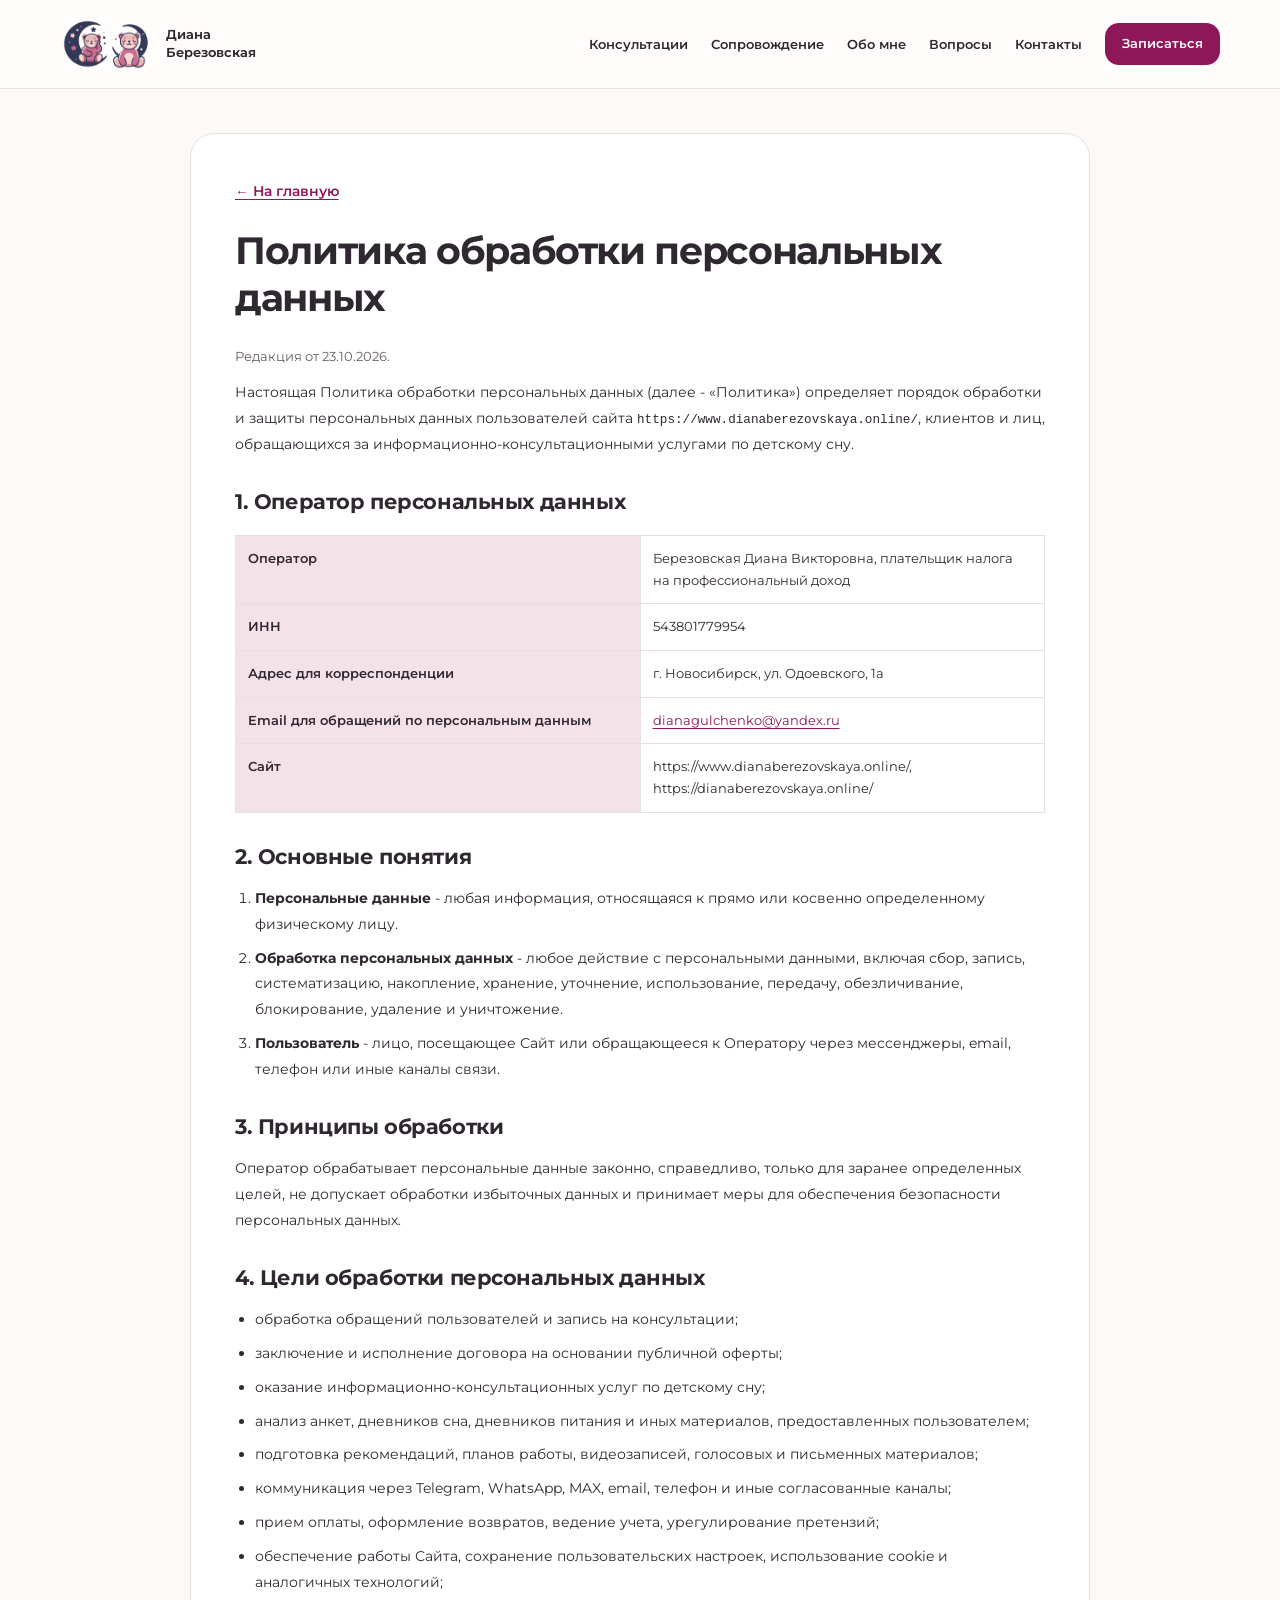
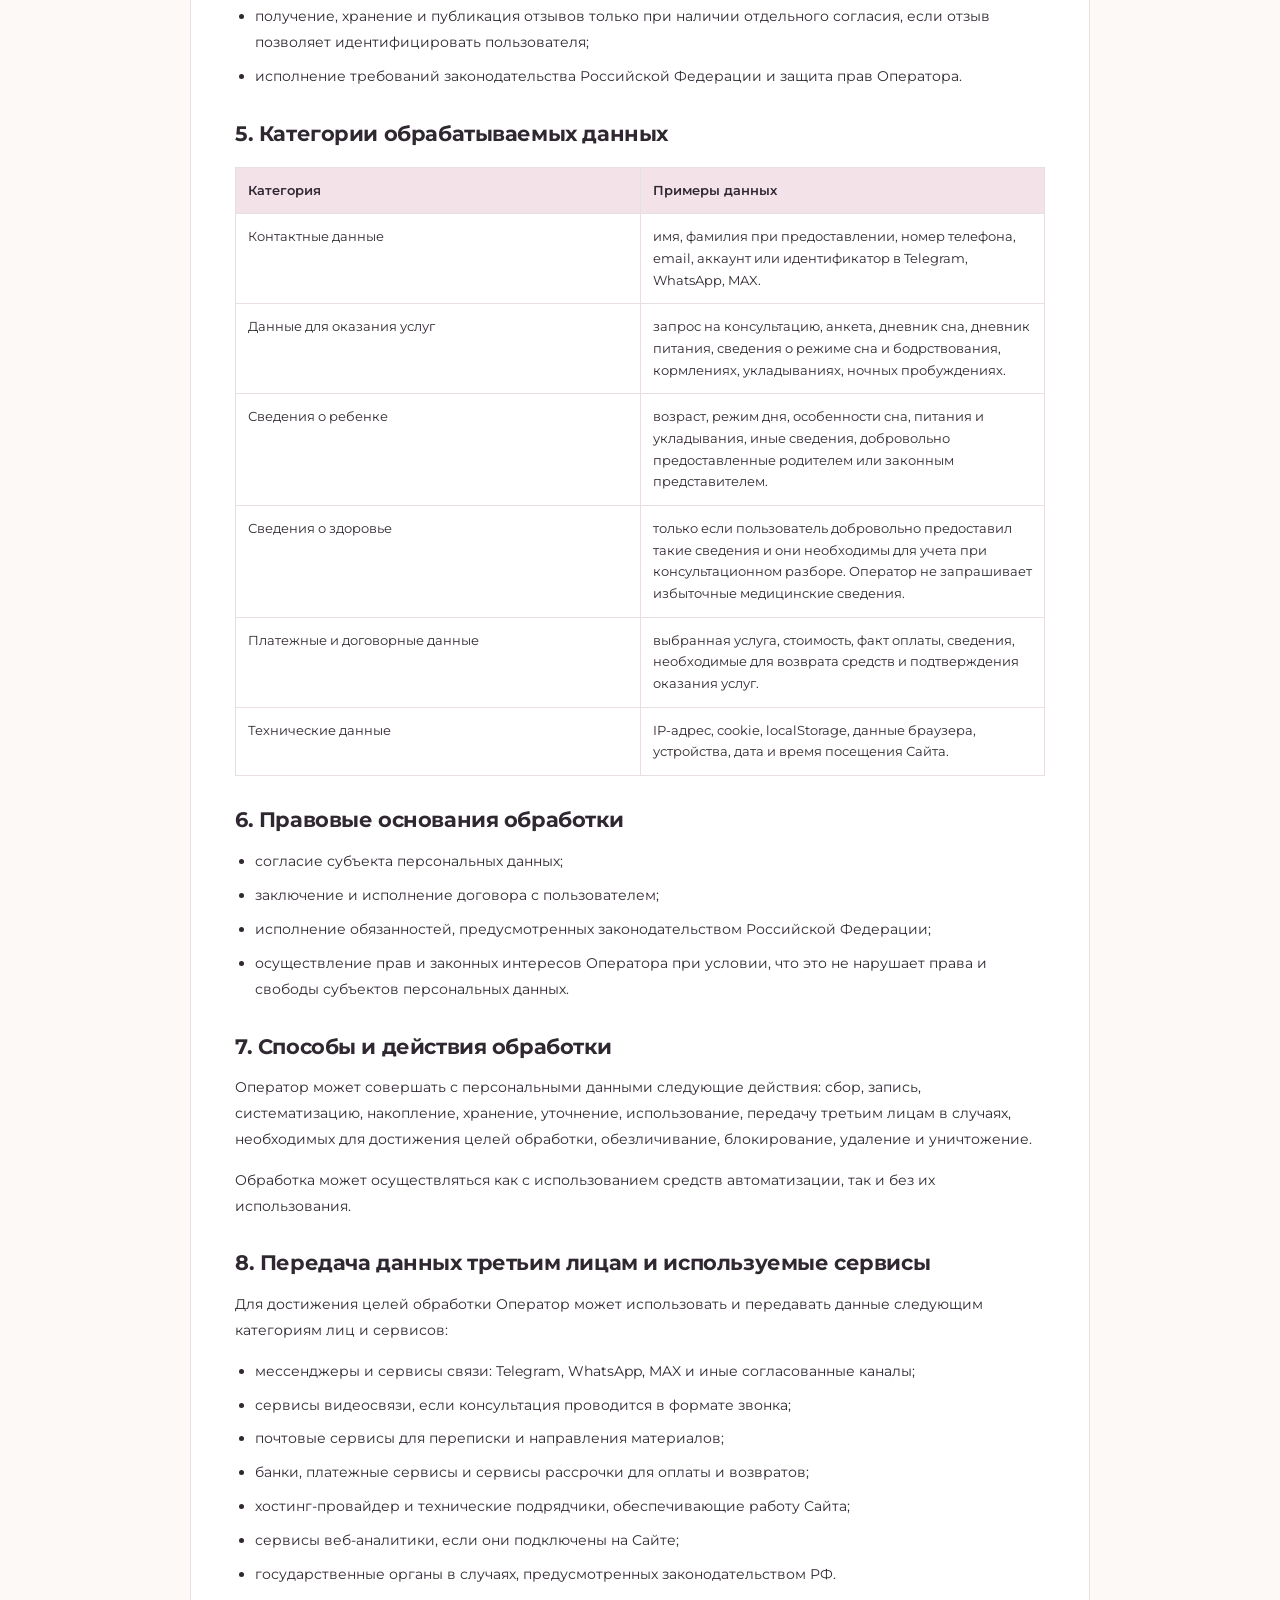
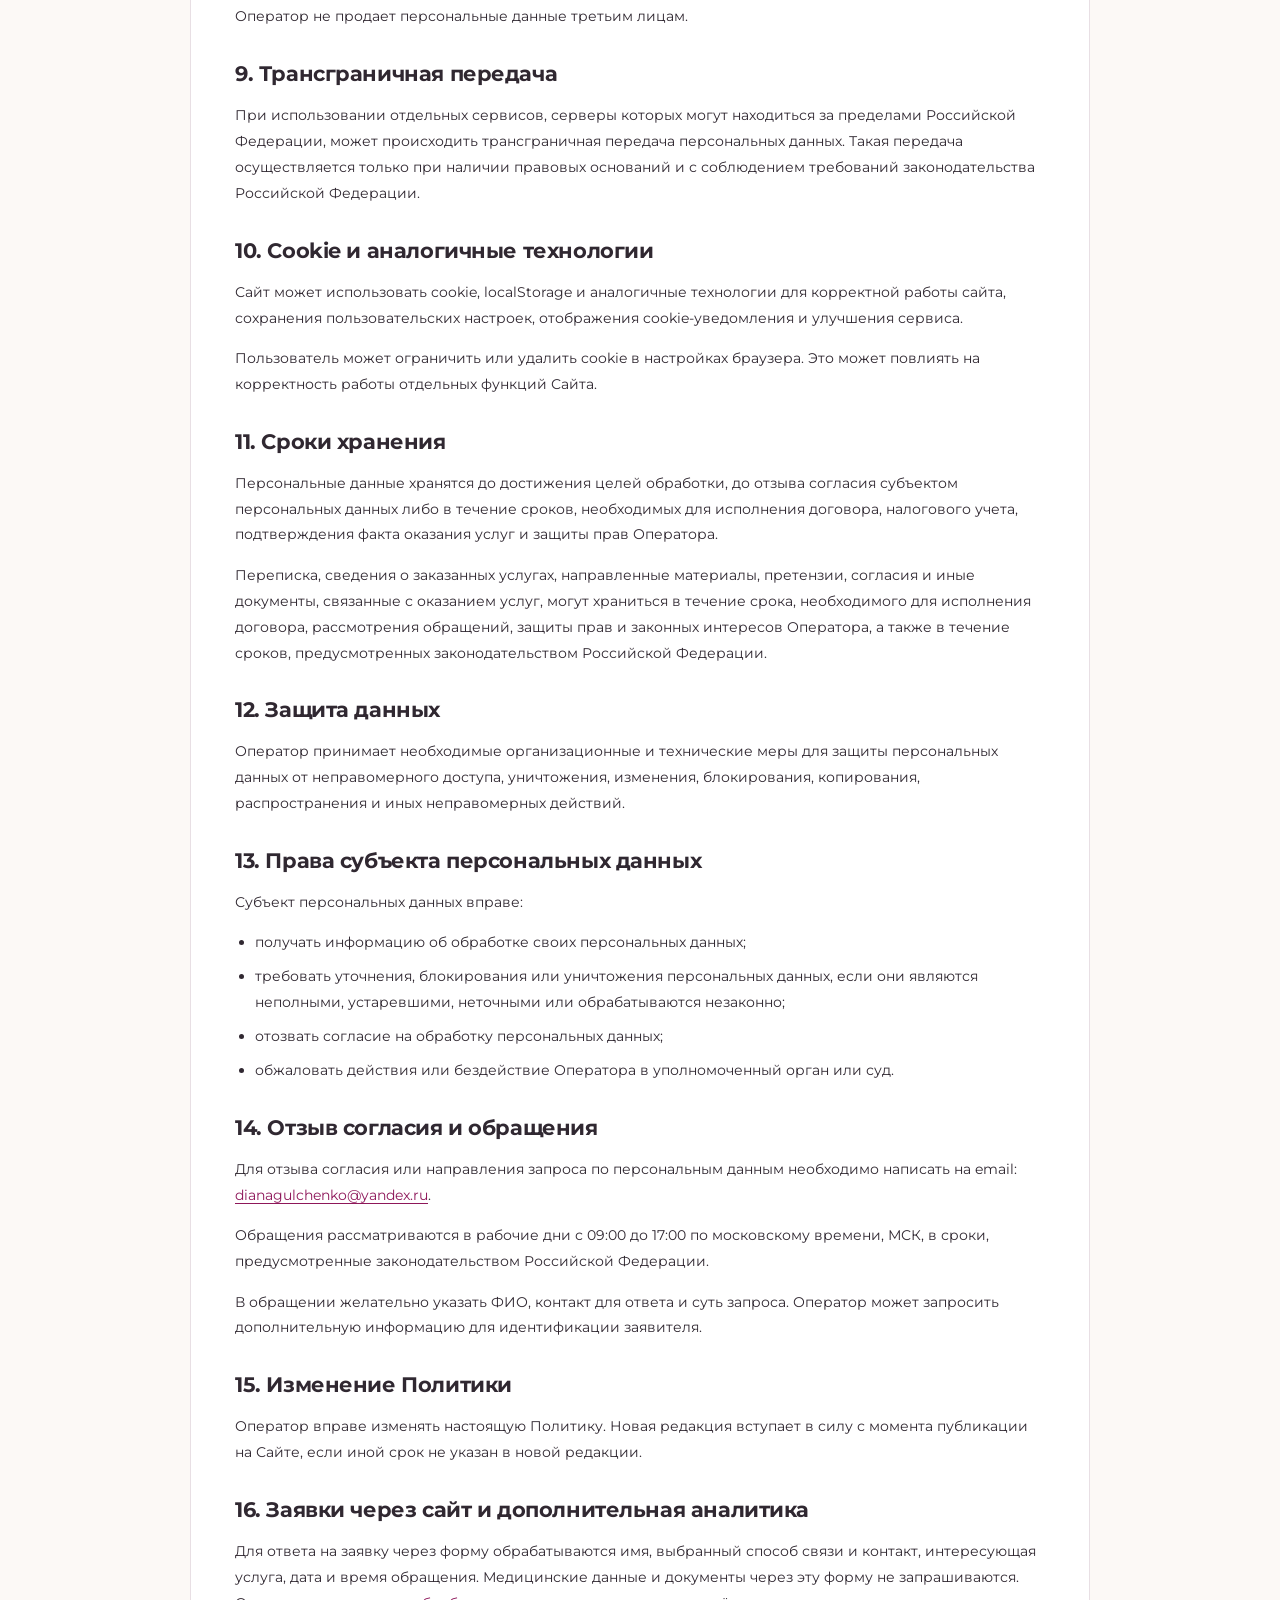
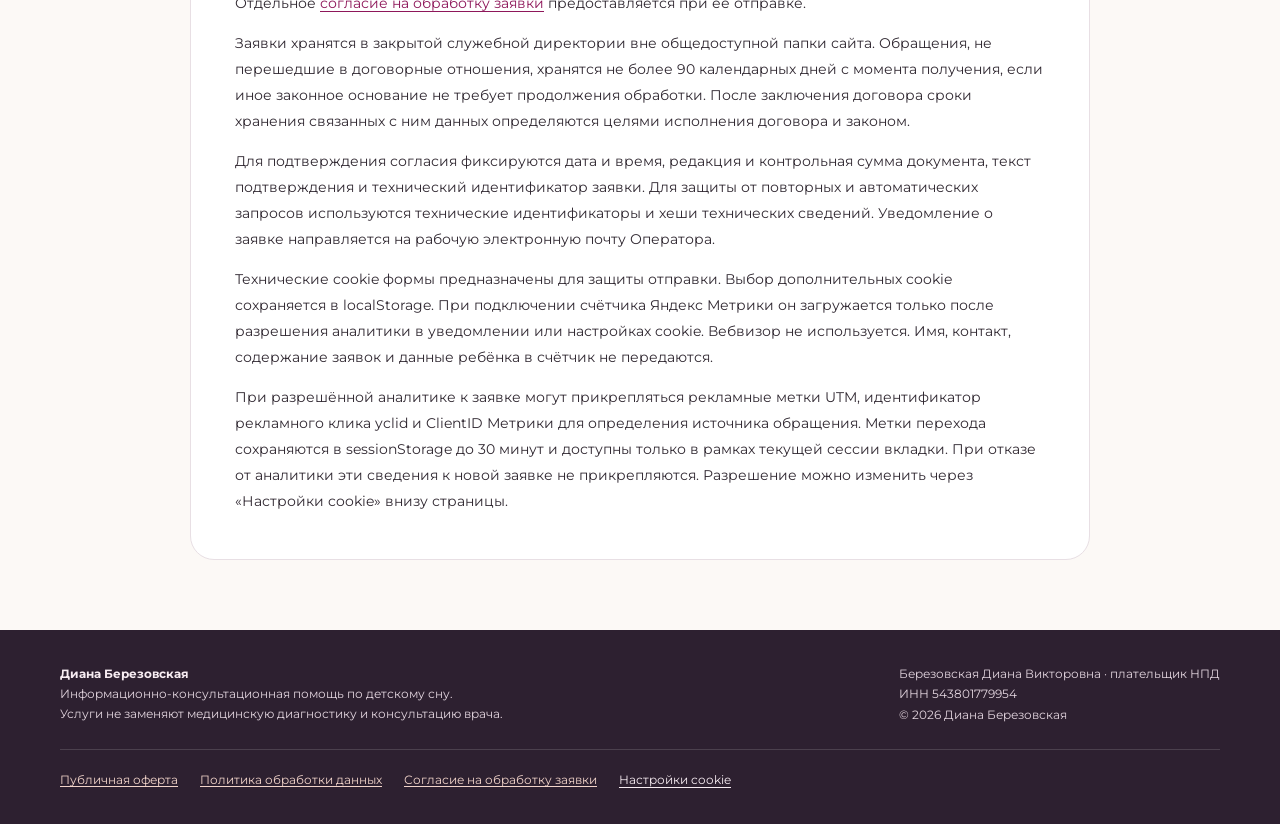
<file: privacy-policy.html>
<!doctype html>
<html lang="ru">
  <head>
    <meta charset="utf-8" />
    <meta name="viewport" content="width=device-width, initial-scale=1" />
    <meta
      name="description"
      content="Юридическая информация об услугах Дианы Березовской."
    />
    <meta name="theme-color" content="#8e175a" />
    <title>Политика обработки персональных данных | Диана Березовская</title>
    <link
      rel="canonical"
      href="https://www.dianaberezovskaya.online/privacy-policy.html"
    />
    <link rel="icon" href="/assets/day-and-night.png" type="image/png" />
    <link rel="stylesheet" href="/style.css?v=bc2767fc8d0c" />
    <meta property="og:type" content="website" />
    <meta property="og:locale" content="ru_RU" />
    <meta
      property="og:title"
      content="Политика обработки персональных данных | Диана Березовская"
    />
    <meta
      property="og:description"
      content="Юридическая информация об услугах Дианы Березовской."
    />
    <meta
      property="og:url"
      content="https://www.dianaberezovskaya.online/privacy-policy.html"
    />
    <meta
      property="og:image"
      content="https://www.dianaberezovskaya.online/assets/diana-photo.webp"
    />
    <meta property="og:image:width" content="832" />
    <meta property="og:image:height" content="1067" />
    <meta
      property="og:image:alt"
      content="Диана Березовская, консультант по детскому сну"
    />
    <script src="/site-config.js?v=67a91e7bec6d" defer></script>
    <script src="/script.js?v=7de4afc11739" defer></script>
  </head>
  <body>
    <a class="skip-link" href="#main">Перейти к содержимому</a>
    <header class="site-header">
      <div class="container header-inner">
        <a class="brand" href="/" aria-label="Диана Березовская — на главную"
          ><img
            src="/assets/logo.webp"
            width="860"
            height="496"
            alt=""
            decoding="async"
          /><span class="brand-name">Диана<br />Березовская</span></a
        >
        <button
          class="menu-toggle"
          type="button"
          aria-controls="site-nav"
          aria-expanded="false"
          aria-label="Открыть меню"
        >
          <span aria-hidden="true"></span>
        </button>
        <nav class="site-nav" id="site-nav" aria-label="Основная навигация">
          <ul>
            <li><a href="/#services">Консультации</a></li>
            <li><a href="/#support">Сопровождение</a></li>
            <li><a href="/#about">Обо мне</a></li>
            <li><a href="/#faq">Вопросы</a></li>
            <li><a href="/#feedback">Контакты</a></li>
            <li>
              <a class="button button--small" href="/request.php">Записаться</a>
            </li>
          </ul>
        </nav>
      </div>
    </header>
    <button
      class="menu-backdrop"
      type="button"
      aria-label="Закрыть меню"
      tabindex="-1"
      hidden
    ></button>
    <main class="legal-page" id="main">
      <div class="container">
        <article class="legal-document">
          <a class="legal-back-link" href="/">← На главную</a>
          <h1>Политика обработки персональных данных</h1>
          <p class="legal-muted">Редакция от 23.10.2026.</p>
          <p>
            Настоящая Политика обработки персональных данных (далее -
            «Политика») определяет порядок обработки и защиты персональных
            данных пользователей сайта
            <code>https://www.dianaberezovskaya.online/</code>, клиентов и лиц,
            обращающихся за информационно-консультационными услугами по детскому
            сну.
          </p>
          <h2>1. Оператор персональных данных</h2>
          <table class="legal-table">
            <tbody>
              <tr>
                <th>Оператор</th>
                <td>
                  Березовская Диана Викторовна, плательщик налога на
                  профессиональный доход
                </td>
              </tr>
              <tr>
                <th>ИНН</th>
                <td>543801779954</td>
              </tr>
              <tr>
                <th>Адрес для корреспонденции</th>
                <td>г. Новосибирск, ул. Одоевского, 1а</td>
              </tr>
              <tr>
                <th>Email для обращений по персональным данным</th>
                <td>
                  <a href="mailto:dianagulchenko@yandex.ru"
                    >dianagulchenko@yandex.ru</a
                  >
                </td>
              </tr>
              <tr>
                <th>Сайт</th>
                <td>
                  https://www.dianaberezovskaya.online/,
                  https://dianaberezovskaya.online/
                </td>
              </tr>
            </tbody>
          </table>
          <h2>2. Основные понятия</h2>
          <ol>
            <li>
              <strong>Персональные данные</strong> - любая информация,
              относящаяся к прямо или косвенно определенному физическому лицу.
            </li>
            <li>
              <strong>Обработка персональных данных</strong> - любое действие с
              персональными данными, включая сбор, запись, систематизацию,
              накопление, хранение, уточнение, использование, передачу,
              обезличивание, блокирование, удаление и уничтожение.
            </li>
            <li>
              <strong>Пользователь</strong> - лицо, посещающее Сайт или
              обращающееся к Оператору через мессенджеры, email, телефон или
              иные каналы связи.
            </li>
          </ol>
          <h2>3. Принципы обработки</h2>
          <p>
            Оператор обрабатывает персональные данные законно, справедливо,
            только для заранее определенных целей, не допускает обработки
            избыточных данных и принимает меры для обеспечения безопасности
            персональных данных.
          </p>
          <h2>4. Цели обработки персональных данных</h2>
          <ul>
            <li>обработка обращений пользователей и запись на консультации;</li>
            <li>
              заключение и исполнение договора на основании публичной оферты;
            </li>
            <li>
              оказание информационно-консультационных услуг по детскому сну;
            </li>
            <li>
              анализ анкет, дневников сна, дневников питания и иных материалов,
              предоставленных пользователем;
            </li>
            <li>
              подготовка рекомендаций, планов работы, видеозаписей, голосовых и
              письменных материалов;
            </li>
            <li>
              коммуникация через Telegram, WhatsApp, MAX, email, телефон и иные
              согласованные каналы;
            </li>
            <li>
              прием оплаты, оформление возвратов, ведение учета, урегулирование
              претензий;
            </li>
            <li>
              обеспечение работы Сайта, сохранение пользовательских настроек,
              использование cookie и аналогичных технологий;
            </li>
            <li>
              получение, хранение и публикация отзывов только при наличии
              отдельного согласия, если отзыв позволяет идентифицировать
              пользователя;
            </li>
            <li>
              исполнение требований законодательства Российской Федерации и
              защита прав Оператора.
            </li>
          </ul>
          <h2>5. Категории обрабатываемых данных</h2>
          <table class="legal-table">
            <thead>
              <tr>
                <th>Категория</th>
                <th>Примеры данных</th>
              </tr>
            </thead>
            <tbody>
              <tr>
                <td>Контактные данные</td>
                <td>
                  имя, фамилия при предоставлении, номер телефона, email,
                  аккаунт или идентификатор в Telegram, WhatsApp, MAX.
                </td>
              </tr>
              <tr>
                <td>Данные для оказания услуг</td>
                <td>
                  запрос на консультацию, анкета, дневник сна, дневник питания,
                  сведения о режиме сна и бодрствования, кормлениях,
                  укладываниях, ночных пробуждениях.
                </td>
              </tr>
              <tr>
                <td>Сведения о ребенке</td>
                <td>
                  возраст, режим дня, особенности сна, питания и укладывания,
                  иные сведения, добровольно предоставленные родителем или
                  законным представителем.
                </td>
              </tr>
              <tr>
                <td>Сведения о здоровье</td>
                <td>
                  только если пользователь добровольно предоставил такие
                  сведения и они необходимы для учета при консультационном
                  разборе. Оператор не запрашивает избыточные медицинские
                  сведения.
                </td>
              </tr>
              <tr>
                <td>Платежные и договорные данные</td>
                <td>
                  выбранная услуга, стоимость, факт оплаты, сведения,
                  необходимые для возврата средств и подтверждения оказания
                  услуг.
                </td>
              </tr>
              <tr>
                <td>Технические данные</td>
                <td>
                  IP-адрес, cookie, localStorage, данные браузера, устройства,
                  дата и время посещения Сайта.
                </td>
              </tr>
            </tbody>
          </table>
          <h2>6. Правовые основания обработки</h2>
          <ul>
            <li>согласие субъекта персональных данных;</li>
            <li>заключение и исполнение договора с пользователем;</li>
            <li>
              исполнение обязанностей, предусмотренных законодательством
              Российской Федерации;
            </li>
            <li>
              осуществление прав и законных интересов Оператора при условии, что
              это не нарушает права и свободы субъектов персональных данных.
            </li>
          </ul>
          <h2>7. Способы и действия обработки</h2>
          <p>
            Оператор может совершать с персональными данными следующие действия:
            сбор, запись, систематизацию, накопление, хранение, уточнение,
            использование, передачу третьим лицам в случаях, необходимых для
            достижения целей обработки, обезличивание, блокирование, удаление и
            уничтожение.
          </p>
          <p>
            Обработка может осуществляться как с использованием средств
            автоматизации, так и без их использования.
          </p>
          <h2>8. Передача данных третьим лицам и используемые сервисы</h2>
          <p>
            Для достижения целей обработки Оператор может использовать и
            передавать данные следующим категориям лиц и сервисов:
          </p>
          <ul>
            <li>
              мессенджеры и сервисы связи: Telegram, WhatsApp, MAX и иные
              согласованные каналы;
            </li>
            <li>
              сервисы видеосвязи, если консультация проводится в формате звонка;
            </li>
            <li>почтовые сервисы для переписки и направления материалов;</li>
            <li>
              банки, платежные сервисы и сервисы рассрочки для оплаты и
              возвратов;
            </li>
            <li>
              хостинг-провайдер и технические подрядчики, обеспечивающие работу
              Сайта;
            </li>
            <li>сервисы веб-аналитики, если они подключены на Сайте;</li>
            <li>
              государственные органы в случаях, предусмотренных
              законодательством РФ.
            </li>
          </ul>
          <p>Оператор не продает персональные данные третьим лицам.</p>
          <h2>9. Трансграничная передача</h2>
          <p>
            При использовании отдельных сервисов, серверы которых могут
            находиться за пределами Российской Федерации, может происходить
            трансграничная передача персональных данных. Такая передача
            осуществляется только при наличии правовых оснований и с соблюдением
            требований законодательства Российской Федерации.
          </p>
          <h2>10. Cookie и аналогичные технологии</h2>
          <p>
            Сайт может использовать cookie, localStorage и аналогичные
            технологии для корректной работы сайта, сохранения пользовательских
            настроек, отображения cookie-уведомления и улучшения сервиса.
          </p>
          <p>
            Пользователь может ограничить или удалить cookie в настройках
            браузера. Это может повлиять на корректность работы отдельных
            функций Сайта.
          </p>
          <h2>11. Сроки хранения</h2>
          <p>
            Персональные данные хранятся до достижения целей обработки, до
            отзыва согласия субъектом персональных данных либо в течение сроков,
            необходимых для исполнения договора, налогового учета, подтверждения
            факта оказания услуг и защиты прав Оператора.
          </p>
          <p>
            Переписка, сведения о заказанных услугах, направленные материалы,
            претензии, согласия и иные документы, связанные с оказанием услуг,
            могут храниться в течение срока, необходимого для исполнения
            договора, рассмотрения обращений, защиты прав и законных интересов
            Оператора, а также в течение сроков, предусмотренных
            законодательством Российской Федерации.
          </p>
          <h2>12. Защита данных</h2>
          <p>
            Оператор принимает необходимые организационные и технические меры
            для защиты персональных данных от неправомерного доступа,
            уничтожения, изменения, блокирования, копирования, распространения и
            иных неправомерных действий.
          </p>
          <h2>13. Права субъекта персональных данных</h2>
          <p>Субъект персональных данных вправе:</p>
          <ul>
            <li>получать информацию об обработке своих персональных данных;</li>
            <li>
              требовать уточнения, блокирования или уничтожения персональных
              данных, если они являются неполными, устаревшими, неточными или
              обрабатываются незаконно;
            </li>
            <li>отозвать согласие на обработку персональных данных;</li>
            <li>
              обжаловать действия или бездействие Оператора в уполномоченный
              орган или суд.
            </li>
          </ul>
          <h2>14. Отзыв согласия и обращения</h2>
          <p>
            Для отзыва согласия или направления запроса по персональным данным
            необходимо написать на email:
            <a href="mailto:dianagulchenko@yandex.ru"
              >dianagulchenko@yandex.ru</a
            >.
          </p>
          <p>
            Обращения рассматриваются в рабочие дни с 09:00 до 17:00 по
            московскому времени, МСК, в сроки, предусмотренные законодательством
            Российской Федерации.
          </p>
          <p>
            В обращении желательно указать ФИО, контакт для ответа и суть
            запроса. Оператор может запросить дополнительную информацию для
            идентификации заявителя.
          </p>
          <h2>15. Изменение Политики</h2>
          <p>
            Оператор вправе изменять настоящую Политику. Новая редакция вступает
            в силу с момента публикации на Сайте, если иной срок не указан в
            новой редакции.
          </p>
          <h2 id="website-data">
            16. Заявки через сайт и дополнительная аналитика
          </h2>
          <p>
            Для ответа на заявку через форму обрабатываются имя, выбранный
            способ связи и контакт, интересующая услуга, дата и время обращения.
            Медицинские данные и документы через эту форму не запрашиваются.
            Отдельное
            <a href="/consent-request.html">согласие на обработку заявки</a>
            предоставляется при её отправке.
          </p>
          <p>
            Заявки хранятся в закрытой служебной директории вне общедоступной
            папки сайта. Обращения, не перешедшие в договорные отношения,
            хранятся не более 90 календарных дней с момента получения, если иное
            законное основание не требует продолжения обработки. После
            заключения договора сроки хранения связанных с ним данных
            определяются целями исполнения договора и законом.
          </p>
          <p>
            Для подтверждения согласия фиксируются дата и время, редакция и
            контрольная сумма документа, текст подтверждения и технический
            идентификатор заявки. Для защиты от повторных и автоматических
            запросов используются технические идентификаторы и хеши технических
            сведений. Уведомление о заявке направляется на рабочую электронную
            почту Оператора.
          </p>
          <p>
            Технические cookie формы предназначены для защиты отправки. Выбор
            дополнительных cookie сохраняется в localStorage. При подключении
            счётчика Яндекс Метрики он загружается только после разрешения
            аналитики в уведомлении или настройках cookie. Вебвизор не
            используется. Имя, контакт, содержание заявок и данные ребёнка в
            счётчик не передаются.
          </p>
          <p>
            При разрешённой аналитике к заявке могут прикрепляться рекламные
            метки UTM, идентификатор рекламного клика yclid и ClientID Метрики
            для определения источника обращения. Метки перехода сохраняются в
            sessionStorage до 30 минут и доступны только в рамках текущей сессии
            вкладки. При отказе от аналитики эти сведения к новой заявке не
            прикрепляются. Разрешение можно изменить через «Настройки cookie»
            внизу страницы.
          </p>
        </article>
      </div>
    </main>
    <footer class="site-footer" id="contact">
      <div class="container">
        <div class="footer-top">
          <div>
            <strong>Диана Березовская</strong>
            <p>
              Информационно-консультационная помощь по детскому сну.<br />Услуги
              не заменяют медицинскую диагностику и консультацию врача.
            </p>
          </div>
          <div>
            <p>
              Березовская Диана Викторовна · плательщик НПД<br />ИНН
              543801779954<br />© 2026 Диана Березовская
            </p>
          </div>
        </div>
        <div class="footer-links">
          <a href="/offer.html">Публичная оферта</a
          ><a href="/privacy-policy.html">Политика обработки данных</a
          ><a href="/consent-request.html">Согласие на обработку заявки</a
          ><button class="link-button" type="button" data-cookie-settings>
            Настройки cookie
          </button>
        </div>
      </div>
    </footer>
    <aside
      class="cookie-notice"
      id="cookie-notice"
      aria-label="Использование cookie"
      hidden
    >
      <p>
        Технические cookie нужны для работы формы. Разрешите аналитику, чтобы
        помочь улучшить сайт?
        <a href="/privacy-policy.html#website-data">Подробнее</a>
      </p>
      <div class="cookie-actions">
        <button
          class="button button--outline"
          type="button"
          data-analytics-consent="no"
        >
          Только необходимые</button
        ><button class="button" type="button" data-analytics-consent="yes">
          Разрешить аналитику
        </button>
      </div>
    </aside>
    <dialog
      class="cookie-dialog"
      id="cookie-settings"
      aria-labelledby="cookie-title"
    >
      <h2 id="cookie-title">Настройки cookie</h2>
      <p>
        Технические cookie обеспечивают безопасную отправку заявки.
        Дополнительная аналитика помогает понять, какие страницы и форматы услуг
        интересны посетителям. Она включается только с вашего разрешения.
      </p>
      <p>
        Выбор можно изменить здесь в любое время.
        <a href="/privacy-policy.html#website-data">Об обработке данных</a>.
      </p>
      <div class="cookie-actions">
        <button
          class="button button--outline"
          type="button"
          data-analytics-consent="no"
        >
          Только необходимые</button
        ><button class="button" type="button" data-analytics-consent="yes">
          Разрешить аналитику
        </button>
      </div>
      <p>
        <button class="link-button" type="button" data-dialog-close>
          Закрыть без изменений
        </button>
      </p>
    </dialog>
    <dialog
      class="gallery-dialog"
      id="gallery-dialog"
      aria-labelledby="gallery-caption"
    >
      <div class="dialog-toolbar">
        <span class="dialog-counter" aria-live="polite"></span
        ><button
          class="icon-button"
          type="button"
          data-dialog-close
          aria-label="Закрыть изображение"
        >
          ×
        </button>
      </div>
      <img class="dialog-image" alt="" />
      <div class="dialog-bottom">
        <button
          class="icon-button"
          type="button"
          data-gallery-prev
          aria-label="Предыдущее изображение"
        >
          ←
        </button>
        <p id="gallery-caption" aria-live="polite"></p>
        <button
          class="icon-button"
          type="button"
          data-gallery-next
          aria-label="Следующее изображение"
        >
          →
        </button>
      </div>
    </dialog>
  </body>
</html>
</file>
<file: style.css>
@font-face {
  font-family: Montserrat;
  font-style: normal;
  font-weight: 100 900;
  font-display: swap;
  src: url("assets/fonts/montserrat-cyrillic.woff2") format("woff2");
  unicode-range: U+0400-045F, U+0490-0491, U+04B0-04B1, U+2116;
}
@font-face {
  font-family: Montserrat;
  font-style: normal;
  font-weight: 100 900;
  font-display: swap;
  src: url("assets/fonts/montserrat-latin.woff2") format("woff2");
  unicode-range:
    U+0000-00FF, U+0131, U+0152-0153, U+02BB-02BC, U+02C6, U+02DA, U+02DC,
    U+0304, U+0308, U+0329, U+2000-206F, U+2074, U+20AC, U+2122, U+2191, U+2193,
    U+2212, U+2215, U+FEFF, U+FFFD;
}
:root {
  --berry: #8e175a;
  --dark: #691044;
  --rose: #f4e2e9;
  --cream: #fcf9f6;
  --ink: #302831;
  --muted: #685e68;
  --line: #e8dfe4;
  --header: 88px;
}
*,
*::before,
*::after {
  box-sizing: border-box;
}
html {
  scroll-behavior: smooth;
  scroll-padding-top: calc(var(--header) + 20px);
}
body {
  margin: 0;
  background: var(--cream);
  color: var(--ink);
  font:
    16px/1.65 Montserrat,
    Arial,
    sans-serif;
  -webkit-text-size-adjust: 100%;
}
body.menu-open,
body.dialog-open {
  overflow: hidden;
}
button,
input,
select,
textarea {
  font: inherit;
}
button {
  cursor: pointer;
}
button:disabled {
  cursor: wait;
  opacity: 0.65;
}
a {
  color: var(--berry);
  text-underline-offset: 0.2em;
}
a:hover {
  text-decoration-thickness: 2px;
}
:focus-visible {
  outline: 3px solid #2469c1;
  outline-offset: 5px;
}
[hidden] {
  display: none !important;
}
img {
  display: block;
  max-width: 100%;
  height: auto;
}
h1,
h2,
h3,
p,
ul,
ol,
figure {
  margin-top: 0;
}
h1,
h2,
h3 {
  line-height: 1.2;
  overflow-wrap: break-word;
}
h1 {
  font-size: clamp(2rem, 4.1vw, 3.65rem);
  letter-spacing: -0.045em;
  margin-bottom: 24px;
}
h2 {
  font-size: clamp(1.7rem, 3vw, 2.55rem);
  letter-spacing: -0.035em;
  margin-bottom: 16px;
}
h3 {
  font-size: 1.22rem;
  letter-spacing: -0.02em;
}
p:last-child {
  margin-bottom: 0;
}
ul,
ol {
  padding-left: 1.25rem;
}
.container {
  width: min(1160px, calc(100% - 64px));
  margin-inline: auto;
  min-width: 0;
}
.section {
  padding-block: 76px;
}
.section-heading {
  max-width: 720px;
  margin-bottom: 36px;
}
.section-heading p {
  color: var(--muted);
  font-size: 1.04rem;
}
.eyebrow {
  font-size: 0.76rem;
  font-weight: 700;
  letter-spacing: 0.11em;
  text-transform: uppercase;
  color: var(--berry);
  margin-bottom: 14px;
}
.button {
  display: inline-flex;
  align-items: center;
  justify-content: center;
  gap: 10px;
  min-height: 48px;
  padding: 12px 23px;
  border: 1px solid transparent;
  border-radius: 14px;
  background: var(--berry);
  color: white;
  font-size: 0.9rem;
  font-weight: 650;
  line-height: 1.4;
  text-align: center;
  text-decoration: none;
  transition:
    background 0.2s,
    transform 0.2s;
  max-width: 100%;
}
.button:hover {
  background: var(--dark);
  text-decoration: none;
  transform: translateY(-1px);
}
.button--light {
  background: white;
  color: var(--berry);
}
.button--light:hover {
  background: #f9eaf0;
}
.button--outline {
  background: transparent;
  border-color: var(--line);
  color: var(--berry);
}
.button--outline:hover {
  background: var(--rose);
}
.button--small {
  min-height: 42px;
  padding: 9px 16px;
  font-size: 0.8rem;
}
.button--full {
  width: 100%;
}
.text-link {
  font-size: 0.9rem;
  font-weight: 600;
}
.skip-link {
  position: fixed;
  left: 16px;
  top: 12px;
  z-index: 100;
  background: white;
  padding: 10px 16px;
  transform: translateY(-180%);
  border-radius: 8px;
}
.skip-link:focus {
  transform: none;
}
.site-header {
  position: sticky;
  top: 0;
  z-index: 20;
  background: #fffdfbf5;
  border-bottom: 1px solid var(--line);
  backdrop-filter: blur(12px);
}
.header-inner {
  display: flex;
  align-items: center;
  justify-content: space-between;
  gap: 28px;
  min-height: var(--header);
}
.brand {
  display: flex;
  align-items: center;
  gap: 12px;
  text-decoration: none;
  color: var(--ink);
  flex-shrink: 0;
}
.brand img {
  width: 94px;
}
.brand-name {
  font-size: 0.8rem;
  font-weight: 650;
  line-height: 1.4;
  max-width: 130px;
}
.site-nav ul {
  display: flex;
  align-items: center;
  gap: 23px;
  list-style: none;
  padding: 0;
  margin: 0;
}
.site-nav a {
  color: var(--ink);
  text-decoration: none;
  font-size: 0.8rem;
  font-weight: 600;
}
.site-nav a:hover {
  color: var(--berry);
}
.site-nav .button {
  color: white;
}
.menu-toggle {
  display: none;
  align-items: center;
  justify-content: center;
  width: 44px;
  height: 44px;
  flex-shrink: 0;
  background: transparent;
  border: 1px solid var(--line);
  border-radius: 12px;
  color: var(--berry);
}
.menu-toggle span,
.menu-toggle span::before,
.menu-toggle span::after {
  display: block;
  background: currentColor;
  height: 2px;
  width: 20px;
  position: relative;
}
.menu-toggle span::before,
.menu-toggle span::after {
  content: "";
  position: absolute;
  left: 0;
}
.menu-toggle span::before {
  top: -6px;
}
.menu-toggle span::after {
  top: 6px;
}
.menu-toggle[aria-expanded="true"] span {
  background: transparent;
}
.menu-toggle[aria-expanded="true"] span::before {
  top: 0;
  transform: rotate(45deg);
  background: var(--berry);
}
.menu-toggle[aria-expanded="true"] span::after {
  top: 0;
  transform: rotate(-45deg);
  background: var(--berry);
}
.menu-backdrop {
  position: fixed;
  inset: var(--header) 0 0;
  z-index: 19;
  border: 0;
  background: #28142380;
}
.hero {
  background: var(--berry);
  color: white;
  padding-block: 64px 52px;
}
.hero-grid {
  display: grid;
  grid-template-columns: minmax(0, 1.25fr) minmax(0, 0.8fr);
  gap: 72px;
  align-items: center;
}
.hero .eyebrow {
  color: #f8dce9;
}
.hero-copy {
  min-width: 0;
}
.hero-intro {
  color: #fae8f0;
  font-size: 1.04rem;
  max-width: 570px;
  margin-bottom: 28px;
}
.hero-actions {
  display: flex;
  flex-wrap: wrap;
  align-items: center;
  gap: 14px;
}
.hero .button--outline {
  border-color: #ffffff66;
  color: white;
}
.hero .button--outline:hover {
  background: #ffffff18;
}
.hero-facts {
  display: flex;
  flex-wrap: wrap;
  gap: 8px 20px;
  padding: 0;
  list-style: none;
  font-size: 0.76rem;
  color: #fae8f0;
  margin: 26px 0 0;
}
.hero-facts li::before {
  content: "·";
  margin-right: 9px;
  font-weight: 700;
}
.hero-portrait {
  max-width: 360px;
  width: 100%;
  margin: 0;
  justify-self: end;
}
.hero-portrait img {
  width: 100%;
  aspect-ratio: 4/5;
  object-fit: cover;
  object-position: 50% 20%;
  border-radius: 120px 120px 28px 28px;
  border: 8px solid #ffffff29;
}
.hero-portrait figcaption {
  margin-top: 12px;
  font-size: 0.75rem;
  text-align: center;
  color: #f9dfec;
}
.hero-note {
  border-top: 1px solid #ffffff2e;
  padding-top: 24px;
  margin-top: 38px;
  color: #fbe7f0;
  font-size: 0.8rem;
}
.hero-note strong {
  font-weight: 600;
  color: white;
}
.help-grid,
.process-grid {
  display: grid;
  grid-template-columns: repeat(3, minmax(0, 1fr));
  gap: 18px;
}
.help-card {
  padding: 25px;
  background: white;
  border: 1px solid var(--line);
  border-radius: 20px;
}
.help-card .number {
  font-size: 0.75rem;
  color: var(--berry);
  font-weight: 700;
  display: block;
  margin-bottom: 24px;
}
.help-card h3 {
  font-size: 1.08rem;
  margin-bottom: 10px;
}
.help-card p {
  font-size: 0.9rem;
  color: var(--muted);
}
.services-section {
  background: white;
}
.service-grid {
  display: grid;
  grid-template-columns: repeat(3, minmax(0, 1fr));
  gap: 20px;
  align-items: start;
}
.service-card {
  min-width: 0;
  background: var(--cream);
  border: 1px solid var(--line);
  border-radius: 24px;
  padding: 28px;
  display: flex;
  flex-direction: column;
  scroll-margin-top: 110px;
}
.service-card h3 {
  min-height: 3.6em;
  margin-bottom: 18px;
}
.service-kind {
  font-size: 0.68rem;
  letter-spacing: 0.08em;
  text-transform: uppercase;
  font-weight: 650;
  color: var(--muted);
  margin-bottom: 14px;
}
.service-price {
  font-size: 1.75rem;
  font-weight: 700;
  letter-spacing: -0.045em;
  color: var(--berry);
  line-height: 1.2;
  margin-bottom: 18px;
}
.service-summary {
  font-size: 0.87rem;
  color: var(--muted);
  min-height: 6.5em;
  margin-bottom: 22px;
}
.service-card .button {
  width: 100%;
}
.service-card details {
  border-top: 1px solid var(--line);
  padding-top: 18px;
  margin-top: 22px;
  font-size: 0.87rem;
}
summary {
  cursor: pointer;
  font-weight: 600;
  line-height: 1.45;
}
summary::marker {
  color: var(--berry);
}
.service-details {
  padding-top: 18px;
}
.service-details p,
.service-details li {
  font-size: 0.85rem;
  line-height: 1.65;
}
.service-details li {
  margin-bottom: 8px;
}
.service-details .service-subtitle {
  font-weight: 650;
  color: var(--ink);
  margin: 18px 0 10px;
}
.service-details .service-subtitle:first-child {
  margin-top: 0;
}
.service-format {
  padding: 15px;
  background: white;
  border-radius: 12px;
  margin-block: 18px;
}
.service-format ul {
  padding-left: 18px;
  margin-bottom: 0;
}
.service-selection-note {
  padding: 20px 24px;
  border: 1px solid var(--line);
  border-radius: 18px;
  font-size: 0.87rem;
  color: var(--muted);
  margin-top: 24px;
}
.service-selection-note a {
  font-weight: 600;
}
.support-section {
  background: #f6ebef;
}
.support-section .service-card {
  background: white;
}
.service-card--extended {
  border-color: #d9b385;
}
.service-card--extended .service-kind {
  color: #805a29;
}
.process-grid {
  gap: 32px;
  counter-reset: steps;
}
.process-step {
  counter-increment: steps;
  border-top: 2px solid var(--line);
  padding-top: 24px;
}
.process-step::before {
  content: "0" counter(steps);
  font-size: 0.8rem;
  color: var(--berry);
  font-weight: 700;
  display: block;
  margin-bottom: 22px;
}
.process-step h3 {
  font-size: 1.1rem;
}
.process-step p {
  font-size: 0.9rem;
  color: var(--muted);
}
.about-section {
  background: white;
}
.about-top {
  display: grid;
  grid-template-columns: 1fr 1.1fr;
  gap: 70px;
  margin-bottom: 36px;
  align-items: start;
}
.about-copy {
  font-size: 0.95rem;
  color: var(--muted);
}
.gallery {
  display: grid;
  grid-template-columns: repeat(5, minmax(0, 1fr));
  gap: 14px;
}
.gallery-trigger {
  display: flex;
  align-items: center;
  justify-content: center;
  aspect-ratio: 4/3;
  background: var(--cream);
  padding: 12px;
  border: 1px solid var(--line);
  border-radius: 16px;
  overflow: hidden;
}
.gallery-trigger:hover {
  border-color: var(--berry);
}
.gallery-trigger img {
  width: 100%;
  height: 100%;
  object-fit: contain;
}
.gallery-caption-hint {
  font-size: 0.76rem;
  color: var(--muted);
  margin: 16px 0 0;
}
.reviews-section {
  background: #f4e2d9;
}
.review-gallery {
  grid-template-columns: repeat(3, minmax(0, 1fr));
  gap: 20px;
}
.review-gallery .gallery-trigger {
  aspect-ratio: 4/3;
  background: #fffdfb;
  padding: 16px;
  border-color: #e6cabb;
}
.faq-list {
  max-width: 850px;
}
.faq-list details {
  border-bottom: 1px solid var(--line);
  padding: 22px 0;
}
.faq-list summary {
  font-size: 1.02rem;
  padding-right: 12px;
}
.faq-list details p {
  margin: 15px 0 0;
  color: var(--muted);
  font-size: 0.93rem;
}
.contact-section {
  background: var(--berry);
  color: white;
}
.contact-grid {
  display: grid;
  grid-template-columns: 1.1fr 0.9fr;
  gap: 64px;
  align-items: start;
}
.contact-section .eyebrow {
  color: #f6cadd;
}
.contact-section .section-heading p {
  color: #f9dfeb;
}
.work-time {
  font-size: 0.8rem;
  color: #f9dfeb;
  margin-top: 18px;
}
.contact-links {
  display: flex;
  flex-wrap: wrap;
  gap: 10px;
  margin-top: 26px;
}
.contact-link {
  display: inline-flex;
  align-items: center;
  gap: 9px;
  min-height: 44px;
  border: 1px solid #ffffff55;
  padding: 8px 12px;
  border-radius: 12px;
  color: white;
  font-size: 0.78rem;
  text-decoration: none;
}
.contact-link:hover {
  background: #ffffff12;
}
.contact-link img {
  width: 22px;
  height: 22px;
}
.contact-link--email {
  overflow-wrap: anywhere;
}
.max-card {
  background: white;
  border-radius: 24px;
  padding: 26px;
  color: var(--ink);
  display: grid;
  grid-template-columns: 1fr 125px;
  gap: 20px;
  align-items: center;
}
.max-card h3 {
  margin-bottom: 10px;
}
.max-card p {
  font-size: 0.82rem;
  color: var(--muted);
}
.max-card img {
  width: 125px;
  border-radius: 14px;
}
.max-card a {
  font-size: 0.78rem;
  font-weight: 600;
}
.site-footer {
  padding-block: 34px;
  background: #2d2030;
  color: #f8edf3;
  font-size: 0.75rem;
}
.footer-top {
  display: flex;
  justify-content: space-between;
  gap: 30px;
  margin-bottom: 24px;
  flex-wrap: wrap;
}
.footer-top p {
  max-width: 520px;
  color: #e3d5df;
  line-height: 1.7;
}
.footer-links {
  display: flex;
  flex-wrap: wrap;
  gap: 10px 22px;
  border-top: 1px solid #ffffff24;
  padding-top: 20px;
}
.site-footer a {
  color: #f2d4ca;
}
.link-button {
  padding: 0;
  background: none;
  border: 0;
  color: inherit;
  text-decoration: underline;
  text-underline-offset: 3px;
  font-size: inherit;
}
.cookie-notice {
  position: fixed;
  z-index: 30;
  bottom: 18px;
  left: 18px;
  width: min(435px, calc(100% - 36px));
  padding: 18px;
  background: white;
  color: var(--ink);
  border: 1px solid var(--line);
  border-radius: 18px;
  box-shadow: 0 8px 42px #32132429;
  font-size: 0.75rem;
  line-height: 1.5;
}
.cookie-notice p {
  margin-bottom: 12px;
}
.cookie-actions {
  display: flex;
  gap: 8px;
  flex-wrap: wrap;
}
.cookie-actions .button {
  min-height: 40px;
  font-size: 0.7rem;
  padding: 9px 12px;
  flex: 1;
}
dialog {
  border: 1px solid var(--line);
  border-radius: 22px;
  padding: 0;
  max-width: calc(100% - 32px);
  color: var(--ink);
}
dialog::backdrop {
  background: #24121ee0;
  backdrop-filter: blur(5px);
}
.gallery-dialog {
  width: min(1100px, calc(100% - 32px));
  max-height: calc(100dvh - 32px);
  background: #fffdfb;
}
.dialog-toolbar {
  display: flex;
  align-items: center;
  justify-content: space-between;
  gap: 12px;
  padding: 12px 16px;
  border-bottom: 1px solid var(--line);
}
.dialog-counter {
  font-size: 0.8rem;
  color: var(--muted);
}
.icon-button {
  width: 42px;
  height: 42px;
  display: inline-flex;
  align-items: center;
  justify-content: center;
  background: white;
  border: 1px solid var(--line);
  border-radius: 12px;
  color: var(--berry);
  font-size: 1.4rem;
  line-height: 1;
}
.dialog-image {
  width: 100%;
  height: min(70dvh, 800px);
  object-fit: contain;
  padding: 16px;
}
.dialog-bottom {
  display: flex;
  align-items: center;
  justify-content: space-between;
  gap: 12px;
  padding: 0 16px 16px;
}
.dialog-bottom p {
  margin: 0;
  font-size: 0.82rem;
  text-align: center;
}
.cookie-dialog {
  width: 500px;
  padding: 26px;
}
.cookie-dialog h2 {
  font-size: 1.5rem;
}
.cookie-dialog p {
  font-size: 0.87rem;
  color: var(--muted);
}
.cookie-dialog .cookie-actions {
  margin-top: 22px;
}
.legal-page,
.request-page {
  padding-block: 44px 70px;
}
.legal-document {
  max-width: 900px;
  margin-inline: auto;
  background: white;
  border: 1px solid var(--line);
  border-radius: 24px;
  padding: 44px;
  overflow-wrap: anywhere;
  min-width: 0;
}
.legal-document h1 {
  font-size: clamp(1.65rem, 4vw, 2.4rem);
  letter-spacing: -0.035em;
}
.legal-document h2 {
  font-size: 1.3rem;
  letter-spacing: -0.02em;
  margin: 32px 0 16px;
}
.legal-document h3 {
  font-size: 1.08rem;
  margin-top: 24px;
}
.legal-document p,
.legal-document li {
  font-size: 0.9rem;
  line-height: 1.8;
}
.legal-document li {
  margin-bottom: 8px;
}
.legal-document code {
  font-size: 0.88em;
  white-space: normal;
  overflow-wrap: anywhere;
}
.legal-back-link {
  display: inline-block;
  font-size: 0.85rem;
  font-weight: 600;
  margin-bottom: 26px;
}
.legal-muted {
  color: var(--muted);
  font-size: 0.8rem !important;
}
.legal-table {
  border-collapse: collapse;
  width: 100%;
  margin: 20px 0;
  table-layout: fixed;
  font-size: 0.82rem;
}
.legal-table th,
.legal-table td {
  padding: 12px;
  border: 1px solid var(--line);
  vertical-align: top;
  overflow-wrap: anywhere;
  text-align: left;
}
.legal-table th {
  background: var(--rose);
  font-weight: 600;
}
.legal-note {
  padding: 18px;
  background: var(--cream);
  border-left: 3px solid var(--berry);
  border-radius: 0 12px 12px 0;
  margin: 24px 0;
}
.request-shell {
  max-width: 900px;
  margin-inline: auto;
  display: grid;
  grid-template-columns: minmax(0, 1fr) 245px;
  gap: 32px;
  align-items: start;
}
.request-card {
  background: white;
  border: 1px solid var(--line);
  padding: 32px;
  border-radius: 24px;
  min-width: 0;
}
.request-card h1 {
  font-size: clamp(1.8rem, 4vw, 2.4rem);
  margin-bottom: 16px;
}
.request-intro {
  color: var(--muted);
  font-size: 0.88rem;
  margin-bottom: 26px;
}
.request-aside {
  padding-block: 30px;
  font-size: 0.84rem;
  color: var(--muted);
}
.request-aside h2 {
  font-size: 1rem;
  color: var(--ink);
}
.request-aside a {
  overflow-wrap: anywhere;
}
.form-field {
  margin-bottom: 20px;
}
.form-field label {
  display: block;
  font-size: 0.85rem;
  font-weight: 600;
  margin-bottom: 7px;
}
.form-field input,
.form-field select {
  display: block;
  width: 100%;
  min-height: 50px;
  padding: 11px 13px;
  border: 1px solid #cfc3cd;
  border-radius: 10px;
  background: white;
  color: var(--ink);
  min-width: 0;
}
.form-field input[aria-invalid="true"],
.form-field select[aria-invalid="true"] {
  border-color: #b21a35;
}
.field-hint {
  font-size: 0.73rem;
  color: var(--muted);
  margin: 7px 0 0;
}
.field-error {
  font-size: 0.76rem;
  color: #a0152f;
  margin-top: 7px;
}
.consent-label {
  display: flex;
  align-items: flex-start;
  gap: 11px;
  font-size: 0.78rem;
  margin: 24px 0 14px;
  line-height: 1.65;
}
.consent-label input {
  width: 19px;
  height: 19px;
  flex-shrink: 0;
  margin: 3px 0 0;
  accent-color: var(--berry);
}
.form-note {
  font-size: 0.72rem;
  color: var(--muted);
  margin: 16px 0;
}
.form-status {
  padding: 16px;
  border: 1px solid var(--line);
  background: var(--cream);
  border-radius: 12px;
  font-size: 0.85rem;
  margin-bottom: 20px;
  overflow-wrap: anywhere;
}
.form-status--error {
  background: #fff1f3;
  border-color: #e4b5c0;
  color: #8a1731;
}
.form-status--success {
  background: #f0f6ee;
  border-color: #b7d1af;
  color: #284c24;
}
.spam-field {
  position: absolute;
  width: 1px;
  height: 1px;
  overflow: hidden;
  clip-path: inset(50%);
  white-space: nowrap;
  pointer-events: none;
}
.request-success {
  padding-block: 12px;
}
.request-success h2 {
  font-size: 1.5rem;
}
.request-success p {
  font-size: 0.9rem;
}
.screen-reader-only {
  position: absolute;
  width: 1px;
  height: 1px;
  padding: 0;
  overflow: hidden;
  clip: rect(0, 0, 0, 0);
  white-space: nowrap;
  border: 0;
}
@media (min-width: 901px) {
  .site-nav[hidden] {
    display: block !important;
  }
}
@media (max-width: 1100px) {
  .header-inner {
    gap: 15px;
  }
  .brand-name {
    display: none;
  }
  .site-nav ul {
    gap: 18px;
  }
  .hero-grid {
    gap: 40px;
  }
  .service-card {
    padding: 23px;
  }
  .service-summary {
    min-height: 8em;
  }
}
@media (max-width: 900px) {
  :root {
    --header: 74px;
  }
  .container {
    width: calc(100% - 40px);
  }
  .section {
    padding-block: 58px;
  }
  .header-inner {
    flex-wrap: wrap;
    gap: 0;
  }
  .brand img {
    width: 80px;
  }
  .brand-name {
    display: block;
    font-size: 0.72rem;
    max-width: 130px;
  }
  .js .menu-toggle {
    display: flex;
  }
  .site-nav {
    width: 100%;
  }
  .site-nav ul {
    padding-block: 18px;
    flex-wrap: wrap;
    gap: 16px;
  }
  .js .site-nav {
    position: absolute;
    top: 100%;
    left: 0;
    background: white;
    padding: 8px 20px 20px;
    border-bottom: 1px solid var(--line);
    box-shadow: 0 15px 30px #35142a12;
  }
  .js .site-nav ul {
    flex-direction: column;
    align-items: stretch;
    gap: 0;
    padding: 0;
  }
  .js .site-nav a {
    display: block;
    padding: 13px 6px;
    font-size: 0.9rem;
  }
  .js .site-nav .button {
    padding: 12px;
    margin-top: 10px;
  }
  .hero {
    padding-block: 40px 32px;
  }
  .hero-grid {
    gap: 30px;
    grid-template-columns: minmax(0, 1.25fr) minmax(0, 0.75fr);
  }
  .hero h1 {
    font-size: 2.45rem;
  }
  .hero-portrait img {
    border-width: 6px;
  }
  .hero-facts {
    font-size: 0.7rem;
    gap: 5px 12px;
  }
  .hero-intro {
    font-size: 0.94rem;
  }
  .hero-actions {
    gap: 10px;
  }
  .hero-actions .button {
    font-size: 0.8rem;
    padding: 12px 16px;
  }
  .hero-note {
    margin-top: 28px;
    padding-top: 20px;
  }
  .service-grid {
    grid-template-columns: 1fr;
  }
  .service-card {
    display: grid;
    grid-template-columns: minmax(0, 1fr) 210px;
    gap: 0 26px;
    padding: 27px;
  }
  .service-kind,
  .service-card h3,
  .service-summary {
    grid-column: 1;
  }
  .service-card h3 {
    min-height: 0;
  }
  .service-summary {
    min-height: 0;
    margin-bottom: 0;
  }
  .service-price {
    grid-column: 2;
    grid-row: 1 / span 2;
    align-self: center;
  }
  .service-card > .button {
    grid-column: 2;
    grid-row: 3;
    align-self: end;
  }
  .service-card details {
    grid-column: 1/-1;
    margin-top: 22px;
  }
  .help-grid {
    gap: 12px;
  }
  .help-card {
    padding: 20px;
  }
  .process-grid {
    gap: 20px;
  }
  .about-top {
    gap: 35px;
  }
  .gallery {
    grid-template-columns: repeat(3, minmax(0, 1fr));
  }
  .contact-grid {
    gap: 28px;
    grid-template-columns: 1fr 1fr;
  }
  .max-card {
    grid-template-columns: 1fr;
    padding: 23px;
  }
  .max-card img {
    width: 110px;
  }
  .request-shell {
    grid-template-columns: minmax(0, 1fr) 210px;
    gap: 22px;
  }
}
@media (max-width: 600px) {
  :root {
    --header: 68px;
  }
  .container {
    width: calc(100% - 32px);
  }
  .section {
    padding-block: 44px;
  }
  .brand img {
    width: 72px;
  }
  .brand-name {
    font-size: 0.68rem;
  }
  .section-heading {
    margin-bottom: 26px;
  }
  .section-heading p {
    font-size: 0.9rem;
  }
  .eyebrow {
    font-size: 0.66rem;
    letter-spacing: 0.08em;
    margin-bottom: 12px;
  }
  .hero {
    padding-block: 30px 26px;
  }
  .hero-grid {
    grid-template-columns: minmax(0, 1fr);
    gap: 27px;
  }
  .hero h1 {
    font-size: clamp(1.9rem, 7.9vw, 2.65rem);
    margin-bottom: 18px;
    max-width: 480px;
  }
  .hero-intro {
    font-size: 0.88rem;
    line-height: 1.7;
    margin-bottom: 21px;
  }
  .hero-actions {
    gap: 9px;
  }
  .hero-actions .button {
    font-size: 0.78rem;
    min-height: 46px;
    padding: 11px 15px;
  }
  .hero-facts {
    margin-top: 18px;
  }
  .hero-portrait {
    width: 100%;
    justify-self: start;
    display: grid;
    grid-template-columns: 168px minmax(0, 1fr);
    align-items: center;
    gap: 20px;
    max-width: none;
  }
  .hero-portrait img {
    width: 168px;
    aspect-ratio: 1;
    border-radius: 50%;
    border-width: 5px;
  }
  .hero-portrait figcaption {
    text-align: left;
    font-size: 0.73rem;
    line-height: 1.65;
    margin: 0;
  }
  .hero-note {
    font-size: 0.72rem;
    line-height: 1.65;
    margin-top: 25px;
    padding-top: 20px;
  }
  .help-grid,
  .process-grid {
    grid-template-columns: 1fr;
    gap: 13px;
  }
  .help-card {
    padding: 21px;
    display: grid;
    grid-template-columns: 28px 1fr;
    gap: 0 10px;
  }
  .help-card .number {
    grid-row: 1 / span 2;
    margin-top: 4px;
    margin-bottom: 0;
  }
  .help-card h3,
  .help-card p {
    grid-column: 2;
  }
  .help-card h3 {
    font-size: 1rem;
  }
  .help-card p {
    font-size: 0.84rem;
  }
  .process-step {
    padding-top: 20px;
    position: relative;
    padding-left: 40px;
  }
  .process-step::before {
    position: absolute;
    top: 21px;
    left: 0;
  }
  .process-step h3 {
    font-size: 1.05rem;
    margin-bottom: 10px;
  }
  .process-step p {
    font-size: 0.86rem;
  }
  .service-card {
    display: flex;
    padding: 24px;
    gap: 0;
  }
  .service-card h3 {
    font-size: 1.15rem;
    margin-bottom: 16px;
    min-height: 0;
  }
  .service-kind {
    font-size: 0.65rem;
  }
  .service-price {
    font-size: 1.7rem;
    margin-bottom: 16px;
  }
  .service-summary {
    font-size: 0.84rem;
    min-height: 0;
    margin-bottom: 22px;
  }
  .service-card details {
    margin-top: 20px;
  }
  .service-selection-note {
    padding: 19px;
    font-size: 0.81rem;
  }
  .about-top {
    display: block;
    margin-bottom: 28px;
  }
  .about-copy {
    font-size: 0.9rem;
  }
  .gallery {
    grid-template-columns: repeat(2, minmax(0, 1fr));
    gap: 10px;
  }
  .gallery-trigger {
    padding: 9px;
    border-radius: 12px;
  }
  .review-gallery {
    grid-template-columns: repeat(2, minmax(0, 1fr));
  }
  .review-gallery .gallery-trigger {
    aspect-ratio: 3/4;
    padding: 10px;
  }
  .faq-list summary {
    font-size: 0.9rem;
  }
  .faq-list details p {
    font-size: 0.86rem;
  }
  .contact-grid {
    grid-template-columns: 1fr;
    gap: 28px;
  }
  .max-card {
    grid-template-columns: 1fr 100px;
    gap: 14px;
    padding: 20px;
  }
  .max-card img {
    width: 100px;
  }
  .max-card h3 {
    font-size: 1.05rem;
  }
  .contact-links {
    gap: 8px;
  }
  .contact-link {
    font-size: 0.73rem;
  }
  .contact-link--email {
    width: 100%;
    justify-content: center;
  }
  .site-footer {
    padding-block: 28px;
  }
  .footer-top {
    gap: 12px;
    margin-bottom: 18px;
  }
  .footer-links {
    gap: 12px;
    flex-direction: column;
    align-items: flex-start;
    font-size: 0.72rem;
  }
  .cookie-notice {
    bottom: 10px;
    left: 10px;
    width: calc(100% - 20px);
    padding: 13px;
    font-size: 0.68rem;
    border-radius: 14px;
  }
  .cookie-notice p {
    margin-bottom: 9px;
  }
  .cookie-actions .button {
    min-height: 38px;
    font-size: 0.65rem;
    padding: 8px 9px;
  }
  .cookie-dialog {
    padding: 21px;
  }
  .cookie-dialog h2 {
    font-size: 1.35rem;
  }
  .cookie-dialog p {
    font-size: 0.8rem;
  }
  .legal-page,
  .request-page {
    padding-block: 24px 44px;
  }
  .legal-document {
    padding: 23px 19px;
    border-radius: 18px;
  }
  .legal-document p,
  .legal-document li {
    font-size: 0.83rem;
  }
  .legal-document h2 {
    font-size: 1.15rem;
  }
  .legal-table {
    font-size: 0.72rem;
  }
  .legal-table th,
  .legal-table td {
    padding: 8px;
  }
  .legal-back-link {
    font-size: 0.78rem;
    margin-bottom: 22px;
  }
  .request-shell {
    display: block;
  }
  .request-card {
    padding: 24px 20px;
    border-radius: 18px;
  }
  .request-aside {
    padding: 26px 6px 0;
  }
  .request-aside p {
    margin-bottom: 12px;
  }
  .request-card h1 {
    font-size: 1.9rem;
  }
  .request-intro {
    font-size: 0.83rem;
  }
  .form-field label {
    font-size: 0.8rem;
  }
  .form-field input,
  .form-field select {
    font-size: 16px;
  }
  .consent-label {
    font-size: 0.74rem;
  }
  .dialog-image {
    height: 65dvh;
    padding: 8px;
  }
  .dialog-bottom {
    padding: 0 10px 12px;
  }
  .dialog-bottom p {
    font-size: 0.73rem;
  }
}
@media (max-width: 360px) {
  .hero-actions {
    display: grid;
    grid-template-columns: minmax(0, 1fr);
    max-width: 270px;
  }
  .hero-actions .button {
    width: 100%;
  }
  .hero h1 {
    font-size: 1.85rem;
  }
  .hero-portrait {
    grid-template-columns: 130px minmax(0, 1fr);
    gap: 17px;
  }
  .hero-portrait img {
    width: 130px;
  }
  .max-card {
    grid-template-columns: 1fr;
  }
  .brand-name {
    max-width: 115px;
  }
  .service-card {
    padding: 21px;
  }
}
@media (prefers-reduced-motion: reduce) {
  html {
    scroll-behavior: auto;
  }
  *,
  *::before,
  *::after {
    animation: none !important;
    transition: none !important;
  }
}
</file>
